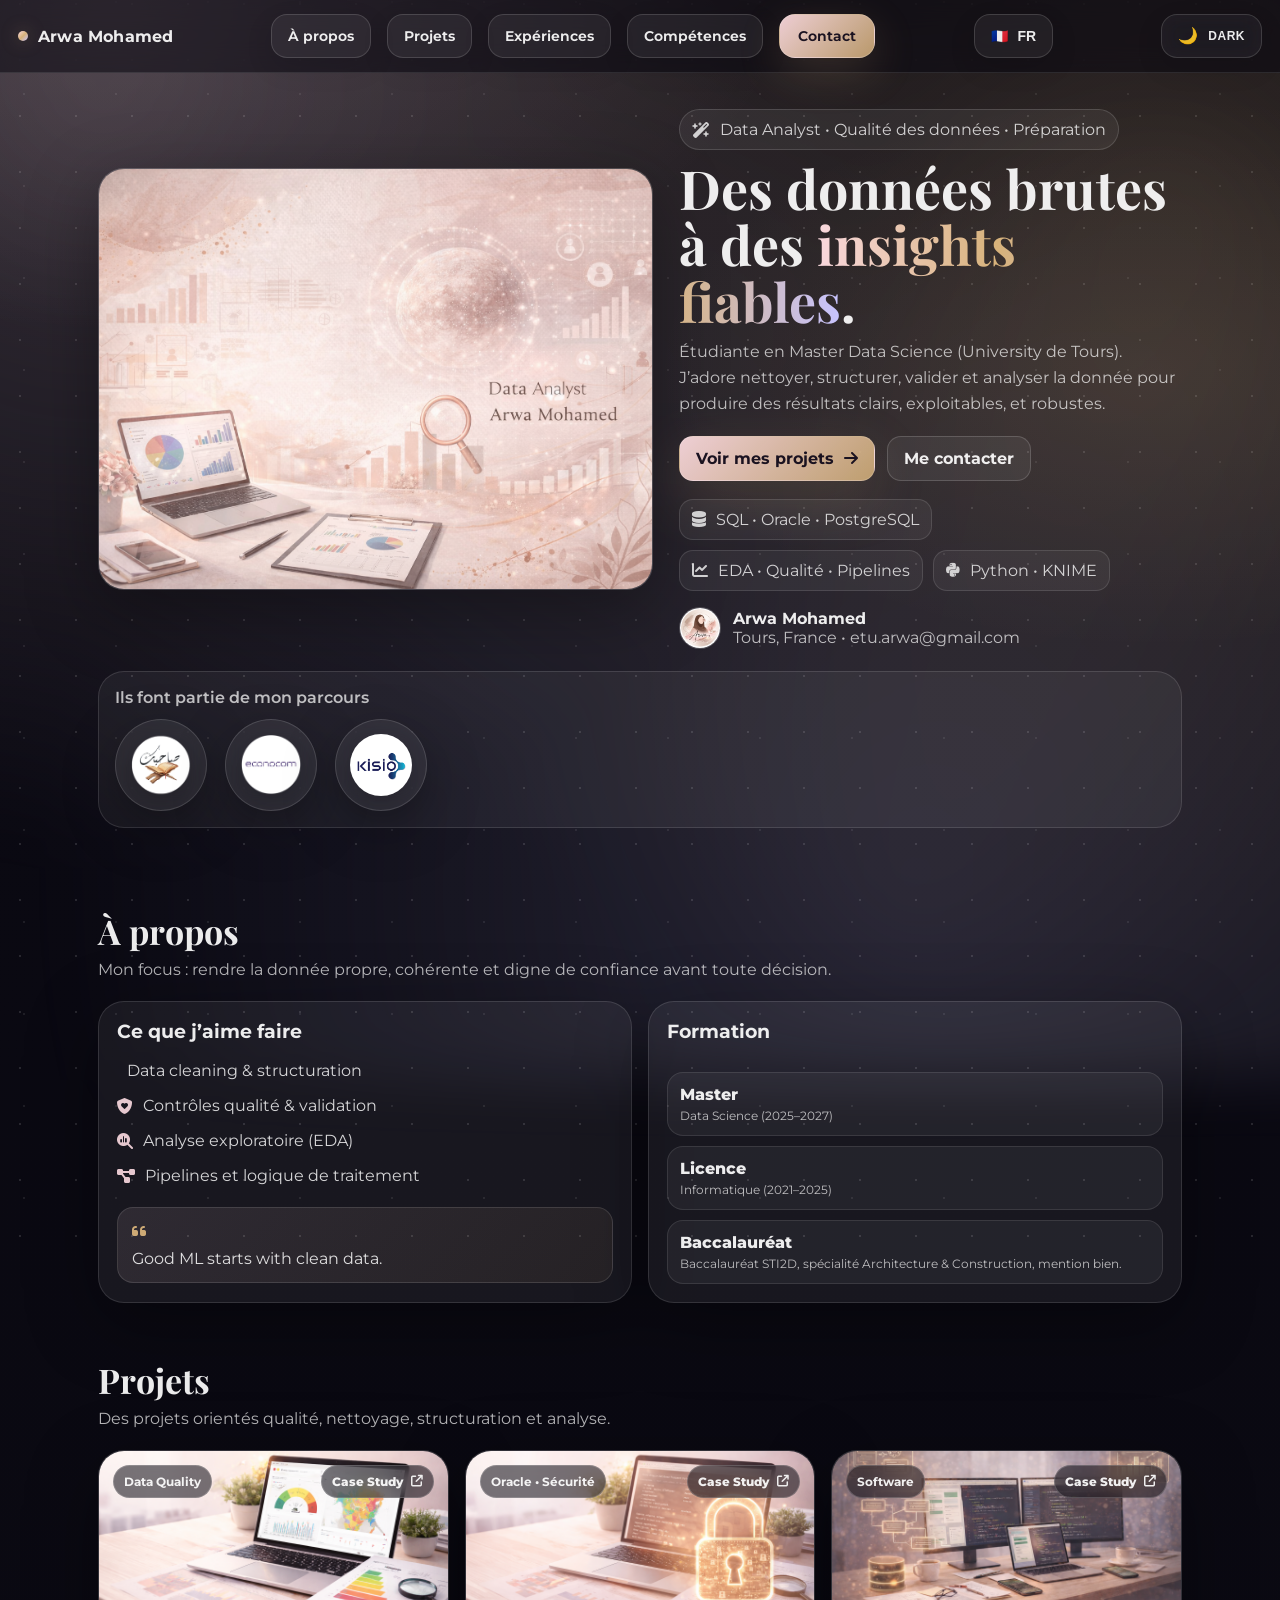
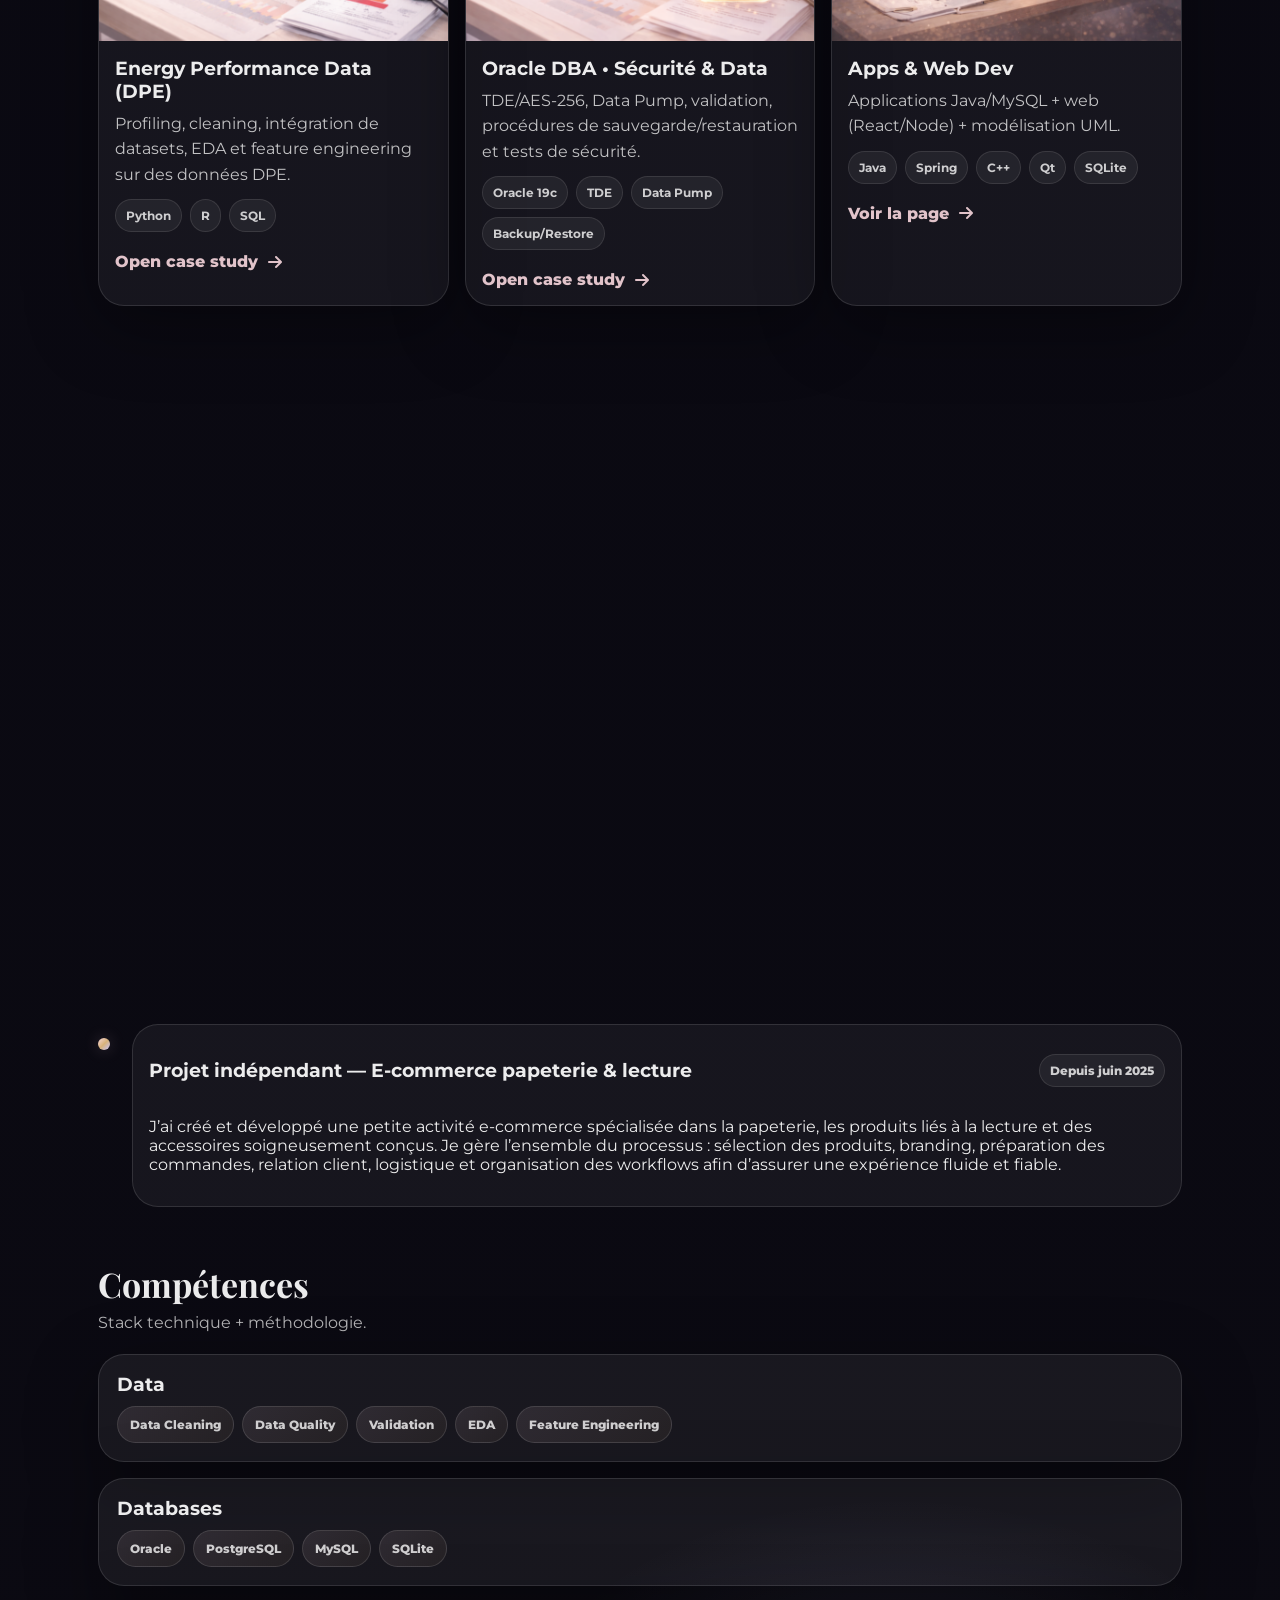
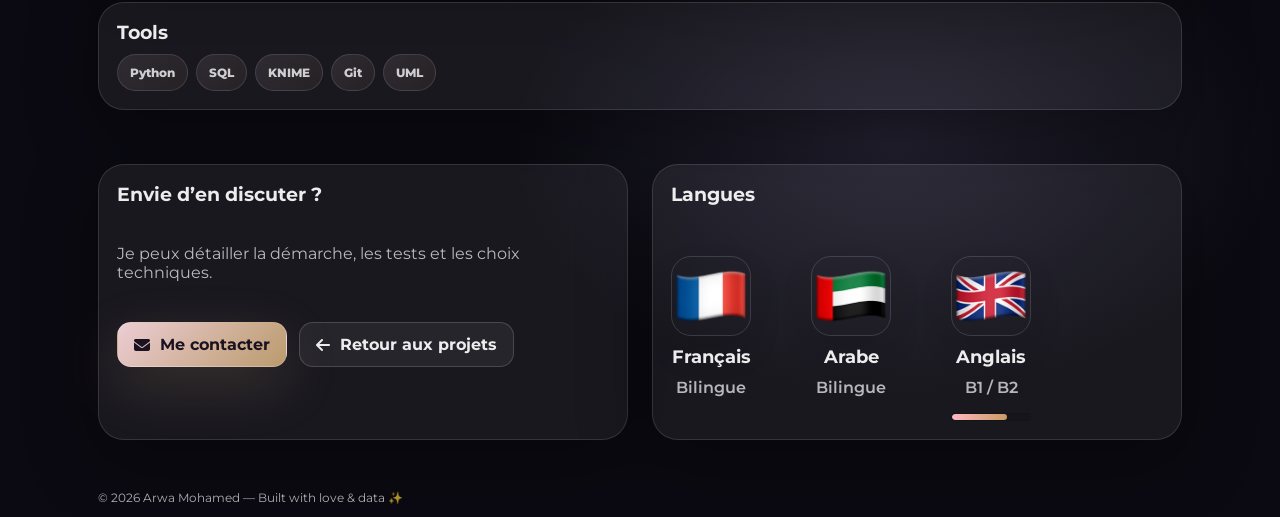
<file: index.html>
<!doctype html>
<html lang="fr" data-theme="dark">
<head>
  <meta charset="utf-8" />
  <meta name="viewport" content="width=device-width, initial-scale=1" />
  <title>Arwa Mohamed — Data Analyst</title>
  <meta name="description" content="Portfolio d'Arwa Mohamed — Data Analyst / Data Quality / Data Preparation." />

  <!-- Open Graph -->
  <meta property="og:title" content="Arwa Mohamed — Data Analyst" />
  <meta property="og:description" content="Data preparation • data quality • EDA • SQL • Python • Oracle" />
  <meta property="og:type" content="website" />

  <!-- Fonts -->
  <link rel="preconnect" href="https://fonts.googleapis.com">
  <link rel="preconnect" href="https://fonts.gstatic.com" crossorigin>
  <link href="https://fonts.googleapis.com/css2?family=Montserrat:wght@400;500;600;700&family=Playfair+Display:wght@600;700&display=swap" rel="stylesheet">

  <!-- Icons -->
  <link rel="stylesheet" href="https://cdnjs.cloudflare.com/ajax/libs/font-awesome/6.5.0/css/all.min.css">

  <!-- Main CSS -->
  <link rel="stylesheet" href="assets/css/style.css" />
</head>

<body>
  <!-- Background glitter -->
  <div class="bg">
    <div class="stars" aria-hidden="true"></div>
    <div class="glow" aria-hidden="true"></div>
  </div>

  <!-- Top progress bar -->
  <div class="progress" id="progress"></div>

  <!-- Navbar -->
  <header class="nav">
    <a class="brand" href="#top" aria-label="Accueil">
      <span class="brand-dot"></span>
      <span class="brand-text">Arwa Mohamed</span>
    </a>

    <nav class="nav-links" id="navLinks">
      <a href="#about" data-i18n="nav.about">À propos</a>
      <a href="#projects" data-i18n="nav.projects">Projets</a>
      <a href="#experience" data-i18n="nav.experience">Expériences</a>
      <a href="#skills" data-i18n="nav.skills">Compétences</a>
      <a href="#contact" class="btn small" data-i18n="nav.contact">Contact</a>
    </nav>

    <!-- Language toggle -->
    <div class="lang-switch" aria-label="Language switcher">
      <button id="langBtn" class="lang-btn" type="button" aria-label="Switch language">
        <span class="lang-flag" id="langFlag" aria-hidden="true">🇫🇷</span>
        <span class="lang-code" id="langCode">FR</span>
      </button>
    </div>

    <!-- Theme toggle -->
    <div class="theme-switch" aria-label="Theme switcher">
      <button id="themeBtn" class="theme-btn" type="button" aria-label="Switch theme">
        <span class="theme-ico" id="themeIco" aria-hidden="true">🌙</span>
        <span class="theme-code" id="themeCode">DARK</span>
      </button>
    </div>

    <button class="burger" id="burger" aria-label="Ouvrir le menu" aria-expanded="false">
      <span></span><span></span><span></span>
    </button>
  </header>

  <!-- Main -->
  <main id="top">
    <!-- Hero -->
    <section class="hero">
      <div class="hero-media" data-tilt>
        <img src="assets/img/hero-banner.png" alt="Bannière portfolio" class="hero-img" />
        <div class="hero-overlay"></div>
      </div>

      <div class="hero-content">
        <div class="chip reveal">
          <i class="fa-solid fa-wand-magic-sparkles"></i>
          <span data-i18n="hero.chip">Data Analyst • Data Quality • Data Preparation</span>
        </div>

        <h1 class="reveal">
          <span data-i18n="hero.title1">Des données brutes</span><br />
          <span data-i18n="hero.title2">à des <span class="gradient">insights fiables</span>.</span>
        </h1>

        <p class="subtitle reveal" data-i18n="hero.subtitle">
          Étudiante en Master Data Science (University de Tours). J’adore nettoyer, structurer,
          valider et analyser la donnée pour produire des résultats clairs, exploitables, et robustes.
        </p>

        <div class="hero-cta reveal">
          <a class="btn" href="#projects">
            <span data-i18n="hero.ctaProjects">Voir mes projets</span> <i class="fa-solid fa-arrow-right"></i>
          </a>
          <a class="btn ghost" href="#contact" data-i18n="hero.ctaContact">Me contacter</a>
        </div>

        <div class="hero-badges reveal">
          <div class="badge">
            <i class="fa-solid fa-database"></i>
            <span data-i18n="hero.badge1">SQL • Oracle • PostgreSQL</span>
          </div>
          <div class="badge">
            <i class="fa-solid fa-chart-line"></i>
            <span data-i18n="hero.badge2">EDA • Qualité • Pipelines</span>
          </div>
          <div class="badge">
            <i class="fa-brands fa-python"></i>
            <span data-i18n="hero.badge3">Python • KNIME</span>
          </div>
        </div>

        <div class="hero-mini reveal">
          <img class="avatar" src="assets/img/avatar-logo.png" alt="Logo Arwa" />
          <div>
            <strong>Arwa Mohamed</strong>
            <div class="muted">
              <span data-i18n="hero.location">Tours, France</span> • <a href="mailto:etu.arwa@gmail.com">etu.arwa@gmail.com</a>
            </div>
          </div>
        </div>
      </div>
    </section>

    <!-- Logos strip -->
    <section class="strip reveal">
      <div class="strip-inner">
        <span class="strip-title" data-i18n="strip.title">Ils font partie de mon parcours</span>

        <div class="logos logos-round">
          <a class="logo-pill" href="#sah" aria-label="Sahibuka Al Quran">
            <span class="logo-circle">
              <img src="assets/img/logo-sahibuka.png" alt="Sahibuka Al Quran"/>
            </span>
          </a>

          <a class="logo-pill" href="https://www.econocom.com" target="_blank" rel="noreferrer" aria-label="Econocom">
            <span class="logo-circle">
              <img src="assets/img/logo-econocom.webp" alt="Econocom" />
            </span>
          </a>

          <a class="logo-pill" href="https://www.kisio.com" target="_blank" rel="noreferrer" aria-label="Kisio">
            <span class="logo-circle">
              <img src="assets/img/logo-kisio1.jpg" alt="Kisio" />
            </span>
          </a>
        </div>
      </div>
    </section>

    <!-- About -->
    <section id="about" class="section">
      <div class="section-head reveal">
        <h2 data-i18n="about.title">À propos</h2>
        <p class="muted" data-i18n="about.desc">
          Mon focus : rendre la donnée propre, cohérente, et digne de confiance avant toute décision.
        </p>
      </div>

      <div class="grid-2">
        <div class="card reveal">
          <h3 data-i18n="about.likeTitle">Ce que j’aime faire</h3>
          <ul class="list">
            <li><i class="fa-solid fa-sparkles"></i> <span data-i18n="about.like1">Data cleaning & structuration</span></li>
            <li><i class="fa-solid fa-shield-heart"></i> <span data-i18n="about.like2">Contrôles qualité & validation</span></li>
            <li><i class="fa-solid fa-magnifying-glass-chart"></i> <span data-i18n="about.like3">Analyse exploratoire (EDA)</span></li>
            <li><i class="fa-solid fa-diagram-project"></i> <span data-i18n="about.like4">Pipelines et logique de traitement</span></li>
          </ul>
          <div class="quote">
            <i class="fa-solid fa-quote-left"></i>
            <p data-i18n="about.quote">Good ML starts with clean data.</p>
          </div>
        </div>
        
        <div class="impact-block card-sub">


        <div class="card reveal">
          <h3 data-i18n="about.profileTitle">Education</h3>
          <br>
          <div class="kpi">
            <div class="kpi-item">
              <div class="kpi-value" data-i18n="about.kpi1.value">Master</div>
              <div class="kpi-label" data-i18n="about.kpi1.label">Data Science (2025–2027)</div>
            </div>
            <div class="kpi-item">
              <div class="kpi-value" data-i18n="about.kpi2.value">Bachelor's degree</div>
              <div class="kpi-label" data-i18n="about.kpi2.label">Computer Science (2021–2025)</div>
            </div>
            <div class="kpi-item">
              <div class="kpi-value" data-i18n="about.kpi3.value">High school diploma</div>
              <div class="kpi-label" data-i18n="about.kpi3.label">STI2D high school diploma, Architecture & Construction specialization, honours.</div>
            </div>
          </div>
        </div>

          
        </div>
      </div>
    </section>

    <!-- Projects -->
    <section id="projects" class="section">
      <div class="section-head reveal">
        <h2 data-i18n="projects.title">Projets</h2>
        <p class="muted" data-i18n="projects.desc">Des projets orientés qualité, nettoyage, structuration et analyse.</p>
      </div>

      <!-- IMPORTANT: container cards (grid) -->
      <div class="cards">

  <!-- DPE -->
  <a class="project reveal project-link" href="dpe.html" aria-label="Open DPE case study">
    <div class="project-media">
      <img src="assets/img/dpe.png" alt="Projet DPE" />
      <span class="tag" data-i18n="projects.tag1">Data Quality</span>

      <span class="case-pill-badge">
        <span data-i18n="projects.case">Case Study</span>
        <i class="fa-solid fa-arrow-up-right-from-square"></i>
      </span>
    </div>

    <div class="project-body">
      <h3 data-i18n="projects.p1.title">
        Energy Performance Data (DPE)
        <span class="title-ico" aria-hidden="true">↗</span>
      </h3>

      <p data-i18n="projects.p1.desc"></p>

      <div class="stack">
        <span>Python</span><span>R</span><span>SQL</span>
      </div>

      <div class="open-hint">
        <span data-i18n="projects.openCase">Open case study</span>
        <i class="fa-solid fa-arrow-right"></i>
      </div>
    </div>
  </a>

  <!-- ORACLE -->
  <a class="project reveal project-link" href="oracle.html" aria-label="Open Oracle case study">
    <div class="project-media">
      <img src="assets/img/oracle.png" alt="Oracle Database Security" />
      <span class="tag" data-i18n="projects.tag2">Oracle • Security</span>

      <span class="case-pill-badge">
        <span data-i18n="projects.case">Case Study</span>
        <i class="fa-solid fa-arrow-up-right-from-square"></i>
      </span>
    </div>

    <div class="project-body">
      <h3 data-i18n="projects.p2.title">
        Oracle DBA • Sécurité & Data
        <span class="title-ico" aria-hidden="true">↗</span>
      </h3>

      <p data-i18n="projects.p2.desc"></p>

      <div class="stack">
        <span>Oracle 19c</span><span>TDE</span><span>Data Pump</span><span>Backup/Restore</span>
      </div>

      <div class="open-hint">
        <span data-i18n="projects.openCase">Open case study</span>
        <i class="fa-solid fa-arrow-right"></i>
      </div>
    </div>
  </a>

  <!-- APPS -->
  <a class="project reveal project-link" href="app.html" aria-label="Open Apps case study">
    <div class="project-media">
      <img src="assets/img/apps.png" alt="Apps case study" />
      <span class="tag" data-i18n="projects.tag3">Software</span>

      <span class="case-pill-badge">
        <span data-i18n="projects.case">Case Study</span>
        <i class="fa-solid fa-arrow-up-right-from-square"></i>
      </span>
    </div>

    <div class="project-body">
      <h3 data-i18n="projects.p3.title">
        Apps & Web Dev
        <span class="title-ico" aria-hidden="true">↗</span>
      </h3>

      <p data-i18n="projects.p3.desc"></p>

      <div class="stack">
        <span>Java</span><span>Spring</span><span>C++</span><span>Qt</span><span>SQLite</span>
      </div>

      <div class="open-hint">
        <span data-i18n="projects.openPage">View page</span>
        <i class="fa-solid fa-arrow-right"></i>
      </div>
    </div>
  </a>

</div>
    </section>

    <!-- Experience -->
    <section id="experience" class="section">
      <div class="section-head reveal">
        <h2 data-i18n="exp.title">Expériences</h2>
        <p class="muted" data-i18n="exp.desc">Un parcours orienté tech + data reliability.</p>
      </div>

      <div class="timeline">
        <div class="t-item reveal">
          <div class="t-dot"></div>
          <div class="t-card">
            <div class="t-top">
              <h3 data-i18n="exp.e1.title">DB Administrator — Econocom</h3>
              <span class="pill" data-i18n="exp.e1.date">Apr 2025 – Jun 2025</span>
            </div>
            <ul class="list">
              <li data-i18n="exp.e1.b1">Encryption Oracle (TDE, AES-256)</li>
              <li data-i18n="exp.e1.b2">Import/validation via Data Pump</li>
              <li data-i18n="exp.e1.b3">Tests sécurité, backup & recovery</li>
            </ul>
          </div>
        </div>

        <div class="t-item reveal">
          <div class="t-dot"></div>
          <div class="t-card">
            <div class="t-top">
              <h3 data-i18n="exp.e2.title">Call Center Assistant — Kisio</h3>
              <span class="pill" data-i18n="exp.e2.date">May 2023 – Jul 2023</span>
            </div>
            <ul class="list">
              <li data-i18n="exp.e2.b1">Support utilisateurs transport</li>
              <li data-i18n="exp.e2.b2">Gestion réservations et planning chauffeurs</li>
            </ul>
          </div>
        </div>

        <div class="t-item reveal">
          <div class="t-dot"></div>
          <div class="t-card">
            <div class="t-top">
              <h3 data-i18n="exp.e3.title">IT Maintenance Technician — Econocom</h3>
              <span class="pill" data-i18n="exp.e3.date">Jun 2022 – Aug 2022</span>
            </div>
            <ul id="sah" class="list">
              <li data-i18n="exp.e3.b1">Préparation & déploiement postes</li>
              <li data-i18n="exp.e3.b2">Suivi matériel, étiquetage, équipements</li>
            </ul>
          </div>
        </div>
        <div class="t-item reveal">
          <div class="t-dot"></div>
          <div class="t-card">
            <div class="t-top">
              <h3 data-i18n="exp.e4.title">Independent Project — E-commerce</h3>
              <span class="pill" data-i18n="exp.e4.date">Starting in Jun 2025</span>
            </div>
            <p class="sah" data-i18n="exp.e4.desc">
              J’ai créé et développé une petite entreprise e-commerce spécialisée dans la papeterie, des produits liés à la lecture,
              et des accessoires soigneusement conçus. Je gère l’ensemble du processus : sélection des produits, branding,
              préparation des commandes, relation client, logistique et organisation des workflows afin d’assurer une expérience fluide et fiable.
            </p>
          </div>
        </div>
      </div>
    </section>

    <!-- Skills -->
    <section id="skills" class="section">
      <div class="section-head reveal">
        <h2 data-i18n="skills.title">Compétences</h2>
        <p class="muted" data-i18n="skills.desc">Stack technique + méthodologie.</p>
      </div>

      <div class="grid-3">
        <div class="card reveal">
          <h3 data-i18n="skills.s1.title">Data</h3>
          <div class="chips">
            <span data-i18n="skills.s1.a">Data Cleaning</span>
            <span data-i18n="skills.s1.b">Data Quality</span>
            <span data-i18n="skills.s1.c">Validation</span>
            <span data-i18n="skills.s1.d">EDA</span>
            <span data-i18n="skills.s1.e">Feature Engineering</span>
          </div>
        </div>

        <div class="card reveal">
          <h3 data-i18n="skills.s2.title">Databases</h3>
          <div class="chips">
            <span>Oracle</span><span>PostgreSQL</span><span>MySQL</span><span>SQLite</span>
          </div>
        </div>

        <div class="card reveal">
          <h3 data-i18n="skills.s3.title">Tools</h3>
          <div class="chips">
            <span>Python</span><span>SQL</span><span>KNIME</span><span>Git</span><span>UML</span>
          </div>
        </div>
      </div>
    </section>

    <!-- Contact -->
    <section class="section contact-split">

  <!-- ON GARDE TON BLOC EXACT -->
  <div class="contact card reveal">
    <h3 data-i18n="contactBox.title">Envie d’en discuter ?</h3>
    <p class="muted" data-i18n="contactBox.desc">Je peux détailler la démarche, les tests et les choix techniques.</p>

    <div class="hero-cta">
      <a class="btn" href="#contact">
        <i class="fa-solid fa-envelope"></i> <span data-i18n="contactBox.cta1">Me contacter</span>
      </a>
      <a class="btn ghost" href="#projects">
        <i class="fa-solid fa-arrow-left"></i> <span data-i18n="contactBox.cta2">Retour aux projets</span>
      </a>
    </div>
  </div>

  <!-- NOUVEAU BLOC A COTE : DRAPEAUX SEULEMENT -->
  <div class="contact card reveal"> 
    <h3 data-i18n="languages.title">Languages</h3> 
    <div class="lang-row"> <div class="lang-col"> 
      <img class="flag-ico" src="assets/img/french.png" alt="French"> 
      <div class="lang-name" data-i18n="languages.fr.name">French</div> 
      <div class="lang-level" data-i18n="languages.fr.level">Bilingual</div> 
    </div> 
    <div class="lang-col"> 
      <img class="flag-ico" src="assets/img/arabic.png" alt="Arabic"> 
      <div class="lang-name" data-i18n="languages.ar.name">Arabic</div> 
      <div class="lang-level" data-i18n="languages.ar.level">Bilingual</div> 
    </div> <div class="lang-col"> 
      <img class="flag-ico" src="assets/img/eng.jpg" alt="English"> 
      <div class="lang-name" data-i18n="languages.en.name">English</div> 
      <div class="lang-level" data-i18n="languages.en.level">B1 / B2</div> 
      <div class="lang-bar"> <span class="lang-bar-fill" style="width:70%"></span> 
      </div> 
    </div> 
  </div>
</div>
    <!-- Si tu veux une mini info au survol seulement : le title suffit (pas de texte visible) -->

<p class="tiny muted" style="padding-top:14px;">© <span id="year"></span> Arwa Mohamed — <span data-i18n="footer">Built with love & data </span></p>

</section>
  </main>

  <!-- IMPORTANT: ce fichier doit exister et être le bon -->
  <script src="assets/js/main.js"></script>
</body>
</html>
</file>
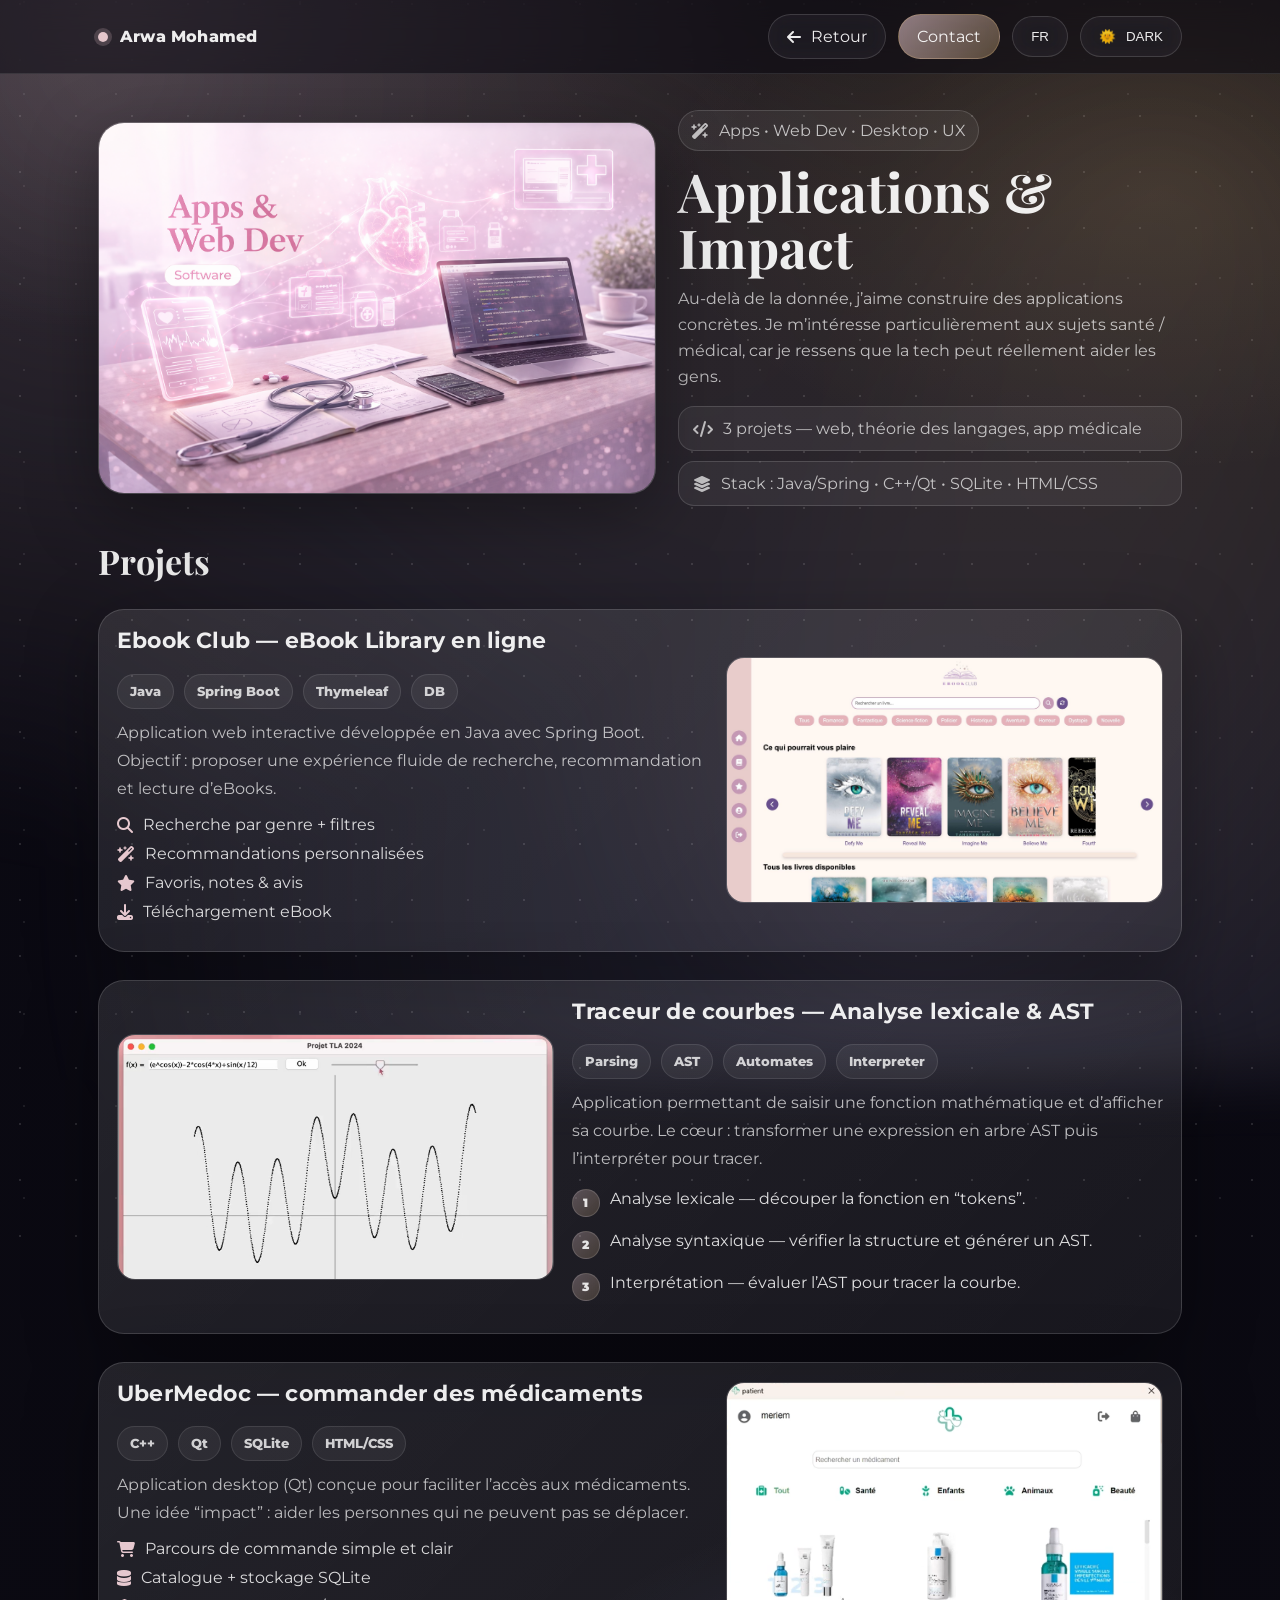
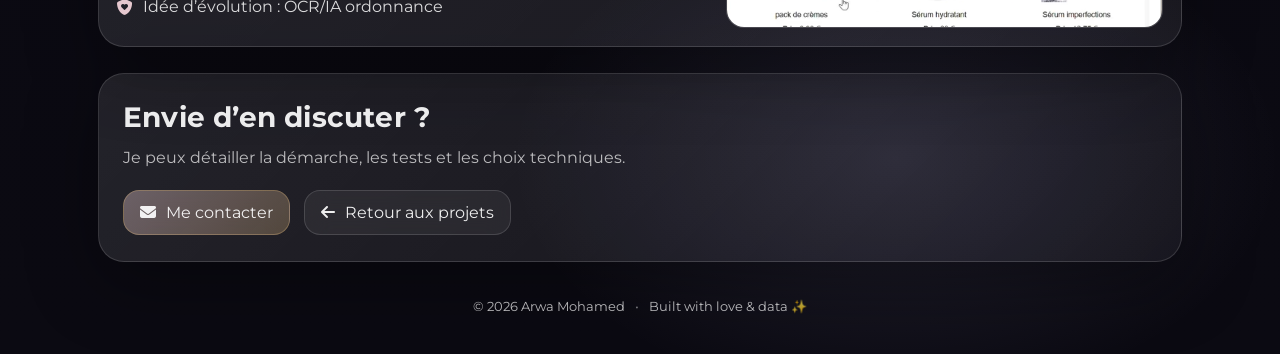
<file: app.html>
<!doctype html>
<html lang="fr" data-theme="dark">
<head>
  <meta charset="utf-8" />
  <meta name="viewport" content="width=device-width, initial-scale=1" />
  <title>Apps & Impact — Arwa Mohamed</title>
  <meta name="description" content="Apps & Impact — case study (web, parsing/AST, app médicale)." />

  <!-- Fonts -->
  <link rel="preconnect" href="https://fonts.googleapis.com">
  <link rel="preconnect" href="https://fonts.gstatic.com" crossorigin>
  <link href="https://fonts.googleapis.com/css2?family=Montserrat:wght@400;500;600;700&family=Playfair+Display:wght@600;700&display=swap" rel="stylesheet">

  <!-- Icons -->
  <link rel="stylesheet" href="https://cdnjs.cloudflare.com/ajax/libs/font-awesome/6.5.0/css/all.min.css">

  <!-- Page CSS -->
  <link rel="stylesheet" href="assets/css/app.css" />
</head>

<body>
  <!-- Background -->
  <div class="bg">
    <div class="stars" aria-hidden="true"></div>
    <div class="glow" aria-hidden="true"></div>
  </div>

  <header class="topbar">
  <div class="topbar-inner">

    <!-- Left -->
    <div class="brand">
      <span class="brand-dot"></span>
      <span class="brand-name">Arwa Mohamed</span>
    </div>

    <!-- Right (TOUS les boutons ici) -->
    <div class="top-actions">

      <a class="nav-btn" href="index.html#projects">
        <i class="fa-solid fa-arrow-left"></i>
        Retour
      </a>

      <a class="nav-btn nav-btn-primary" href="#contact">
        Contact
      </a>

      <button id="langBtn" class="lang-btn">
        <span id="langCode">FR</span>
      </button>

      <button id="themeBtn" class="theme-btn">
        <span id="themeIcon">🌞</span>
        <span id="themeCode">LIGHT</span>
      </button>

    </div>
  </div>
</header>

  <main class="wrap">
    <!-- Hero -->
    <section class="hero">
      <div class="hero-media">
        <!-- Mets ton image ici -->
        <img src="assets/img/dev.jpg" alt="Apps case study cover" class="hero-img">
        <div class="hero-overlay" aria-hidden="true"></div>
      </div>

      <div class="hero-content">
        <div class="chip">
          <i class="fa-solid fa-wand-magic-sparkles"></i>
          <span data-i18n="hero.chip">Apps • Web Dev • Desktop • UX</span>
        </div>

        <h1 data-i18n="hero.title">Applications & Impact</h1>

        <p class="subtitle" data-i18n="hero.subtitle">
          Au-delà de la donnée, j’aime construire des applications concrètes. Je m’intéresse particulièrement
          aux sujets santé / médical car je ressens que la tech peut réellement aider les gens.
        </p>

        <div class="info-pills">
          <div class="pill">
            <i class="fa-solid fa-code"></i>
            <span data-i18n="hero.pill1">3 projets — web, théorie des langages, app médicale</span>
          </div>
          <div class="pill">
            <i class="fa-solid fa-layer-group"></i>
            <span data-i18n="hero.pill2">Stack : Java/Spring • C++/Qt • SQLite • HTML/CSS</span>
          </div>
        </div>
      </div>
    </section>

    <!-- Projects blocks -->
    <section class="section">
      <div class="section-head">
        <h2 data-i18n="blocks.title">Projets</h2><br>
      </div>

      <div class="blocks">

        <!-- Block 1 -->
        <article class="block">
            <div class="block-content">
                <div class="block-top">
                <div class="block-title">
                    <h3 data-i18n="p1.title">Ebook Club — eBook Library</h3>
                    <br>
                </div>
                <div class="stack">
                    <span>Java</span><span>Spring Boot</span><span>Thymeleaf</span><span>DB</span>
                </div>
                </div>

                <p class="block-desc" data-i18n="p1.desc">
                Application web d’e-books interactive : recherche par genre, recommandations, favoris, notes/avis,
                fiche détaillée et téléchargement de l’eBook.
                </p>

                <ul class="bullets">
                <li><i class="fa-solid fa-magnifying-glass"></i> <span data-i18n="p1.b1">Recherche par genre + filtres</span></li>
                <li><i class="fa-solid fa-wand-magic-sparkles"></i> <span data-i18n="p1.b2">Recommandations personnalisées</span></li>
                <li><i class="fa-solid fa-star"></i> <span data-i18n="p1.b3">Favoris, notes & avis</span></li>
                <li><i class="fa-solid fa-download"></i> <span data-i18n="p1.b4">Téléchargement eBook</span></li>
                </ul>
            </div>

            <div class="block-media">
                <img src="assets/img/imagee.png" alt="Ebook Club preview" />
            </div>
        </article>

        <!-- Block 2 -->
        <article class="block">
            <div class="block-content">
                <div class="block-top">
                <div class="block-title">
                    <h3 data-i18n="p2.title">Grapher — Parsing & AST (Langages)</h3>
                    <br>
                </div>
                <div class="stack">
                    <span>Parsing</span><span>AST</span><span>Automates</span><span>Interpreter</span>
                </div>
                </div>

                <p class="block-desc" data-i18n="p2.desc">
                Application permettant de saisir une fonction mathématique et d’afficher sa courbe :
                analyse lexicale, analyse syntaxique (AST), puis interprétation pour le tracé.
                </p>

                <ol class="steps">
                <li><span class="step-n">1</span> <span data-i18n="p2.s1">Analyse lexicale : transformer la formule en tokens</span></li>
                <li><span class="step-n">2</span> <span data-i18n="p2.s2">Analyse syntaxique : valider la structure + générer un AST</span></li>
                <li><span class="step-n">3</span> <span data-i18n="p2.s3">Interprétation : convertir l’AST en instructions de tracé</span></li>
                </ol>
            </div>

            <div class="block-media">
                <img src="assets/img/image1.png" alt="Grapher preview" />
            </div>
            </article>

        <!-- Block 3 -->
       <article class="block">
        <div class="block-content">
            <div class="block-top">
            <div class="block-title">
                <h3 data-i18n="p3.title">UberMedoc — App médicale</h3>
                <br>
            </div>
            <div class="stack">
                <span>C++</span><span>Qt</span><span>SQLite</span><span>HTML/CSS</span>
            </div>
            </div>

            <p class="block-desc" data-i18n="p3.desc">
            Application de commande de médicaments pour faciliter l’accès aux soins des personnes
            qui ne peuvent pas se déplacer. Projet perfectible : ajout futur d’une IA pour lecture d’ordonnances.
            </p>

            <ul class="bullets">
            <li><i class="fa-solid fa-cart-shopping"></i> <span data-i18n="p3.b1">Parcours de commande simple et clair</span></li>
            <li><i class="fa-solid fa-database"></i> <span data-i18n="p3.b2">Catalogue + stockage SQLite</span></li>
            <li><i class="fa-solid fa-shield-heart"></i> <span data-i18n="p3.b3">Idée d’évolution : OCR/IA ordonnance</span></li>
            </ul>
        </div>

        <div class="block-media">
            <img src="assets/img/image.png" alt="UberMedoc preview" />
        </div>
        </article>

      </div>
    </section>

    <!-- CTA / Contact -->
<section id="contact" class="cta">
  <div class="cta-card">
    <h2 data-i18n="cta.title">Envie d’en discuter ?</h2>
    <p class="cta-sub" data-i18n="cta.desc">
      Je peux détailler la démarche, les tests et les choix techniques.
    </p>

    <div class="cta-actions">
      <a class="cta-btn primary" href="app.html#contact">
        <i class="fa-solid fa-envelope"></i>
        <span data-i18n="cta.contact">Me contacter</span>
      </a>

      <a class="cta-btn" href="index.html#projects">
        <i class="fa-solid fa-arrow-left"></i>
        <span data-i18n="cta.back">Retour aux projets</span>
      </a>
    </div>
  </div>
</section>

    <footer class="footer">
      <span>© <span id="year"></span> Arwa Mohamed</span>
      <span class="dot">•</span>
      <span data-i18n="footer.line">Built with love & data ✨</span>
    </footer>
  </main>

  <script src="assets/js/app.js"></script>
  <script>
/* ===============================
   GLOBAL THEME + LANGUAGE SYNC
================================= */

const LS_THEME = "site_theme";
const LS_LANG = "site_lang";

/* ===== THEME ===== */
function applyTheme(theme){
  document.documentElement.setAttribute("data-theme", savedTheme);
  localStorage.setItem(LS_THEME, theme);

  const ico = document.getElementById("themeIco");
  const code = document.getElementById("themeCode");

  if(ico) ico.textContent = theme === "dark" ? "🌙" : "🌞";
  if(code) code.textContent = theme === "dark" ? "DARK" : "LIGHT";
}

const savedTheme = localStorage.getItem(LS_THEME) || "dark";
applyTheme(savedTheme);

const themeBtn = document.getElementById("themeBtn");
if(themeBtn){
  themeBtn.addEventListener("click", ()=>{
    const current = localStorage.getItem(LS_THEME) || "dark";
    applyTheme(current === "dark" ? "light" : "dark");
  });
}


/* ===== LANGUAGE ===== */
function applyLang(lang){
  document.documentElement.lang = savedLang;
  localStorage.setItem(LS_LANG, lang);

  const flag = document.getElementById("langFlag");
  const code = document.getElementById("langCode");

  if(flag) flag.textContent = lang === "fr" ? "🇫🇷" : "🇬🇧";
  if(code) code.textContent = lang === "fr" ? "FR" : "EN";
}

const savedLang = localStorage.getItem(LS_LANG) || "fr";
applyLang(savedLang);

const langBtn = document.getElementById("langBtn");
if(langBtn){
  langBtn.addEventListener("click", ()=>{
    const current = localStorage.getItem(LS_LANG) || "fr";
    applyLang(current === "fr" ? "en" : "fr");
  });
}
</script>
</body>
</html>
</file>
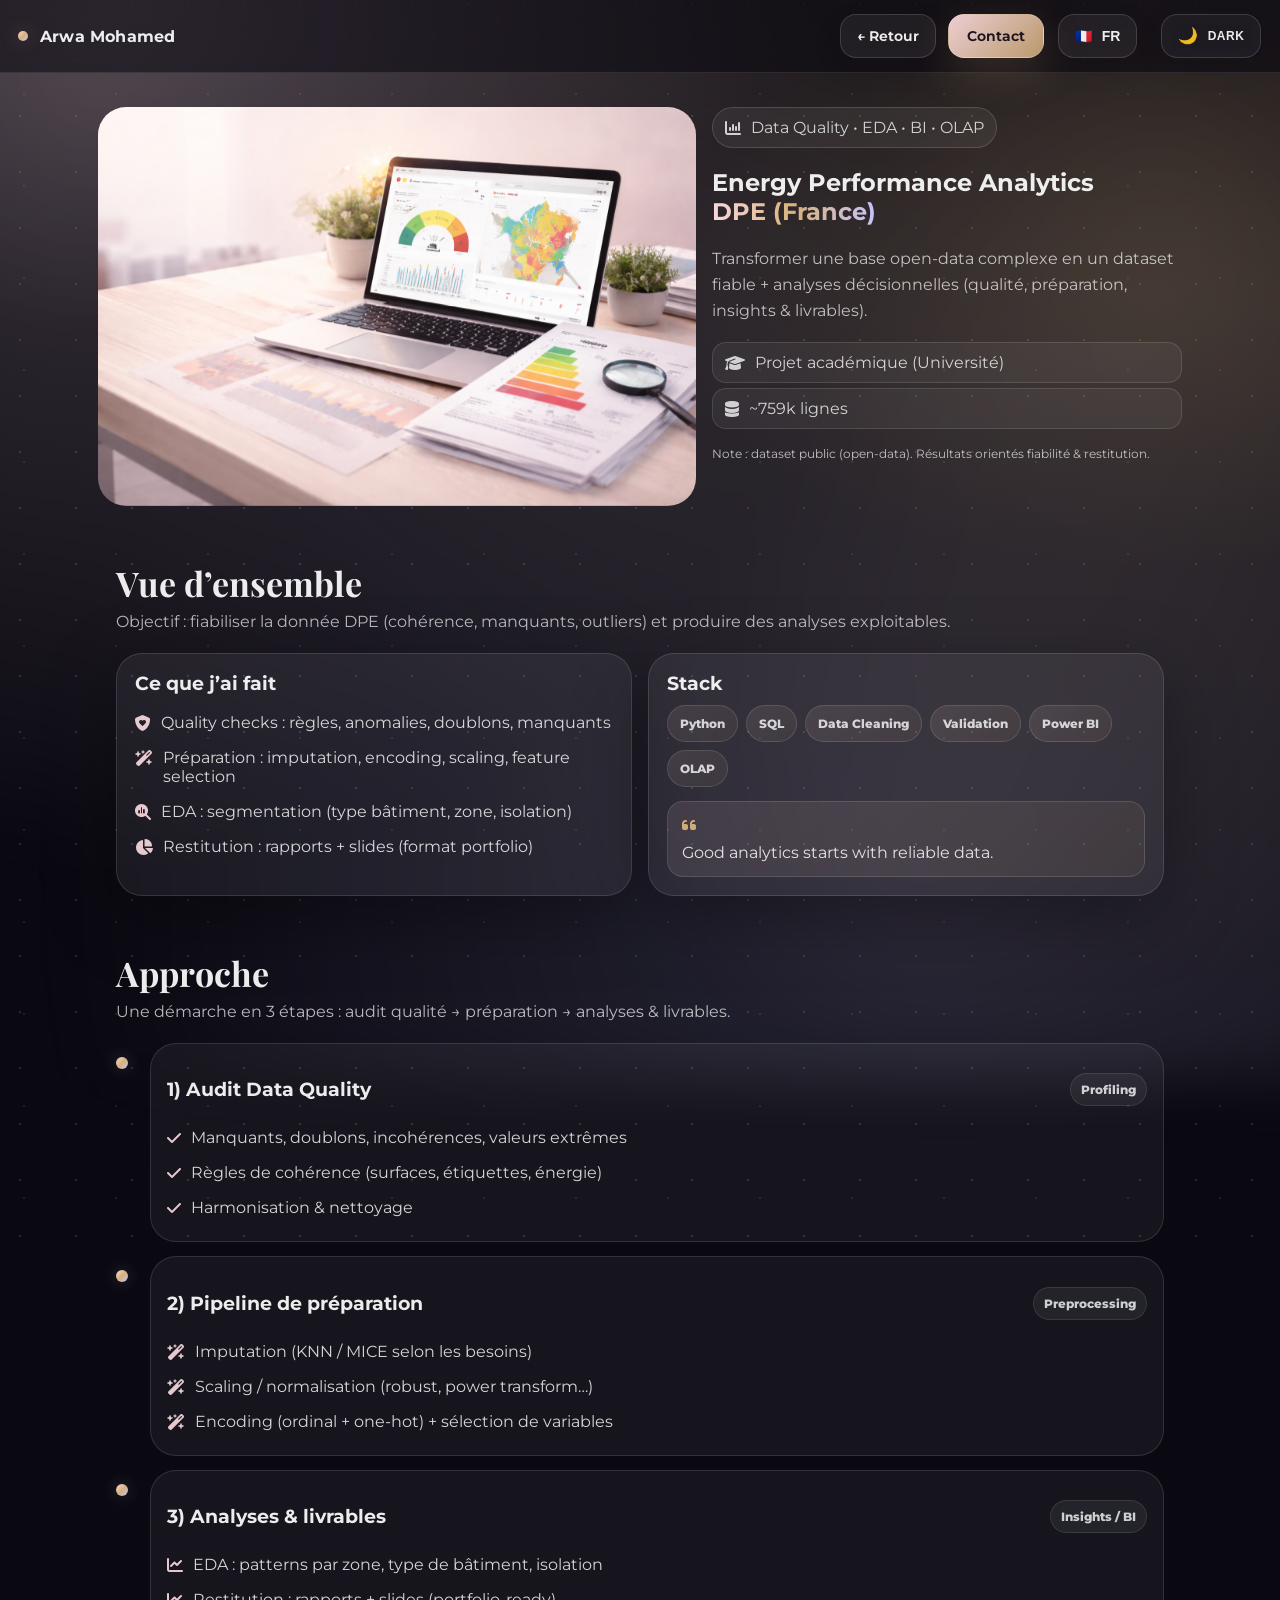
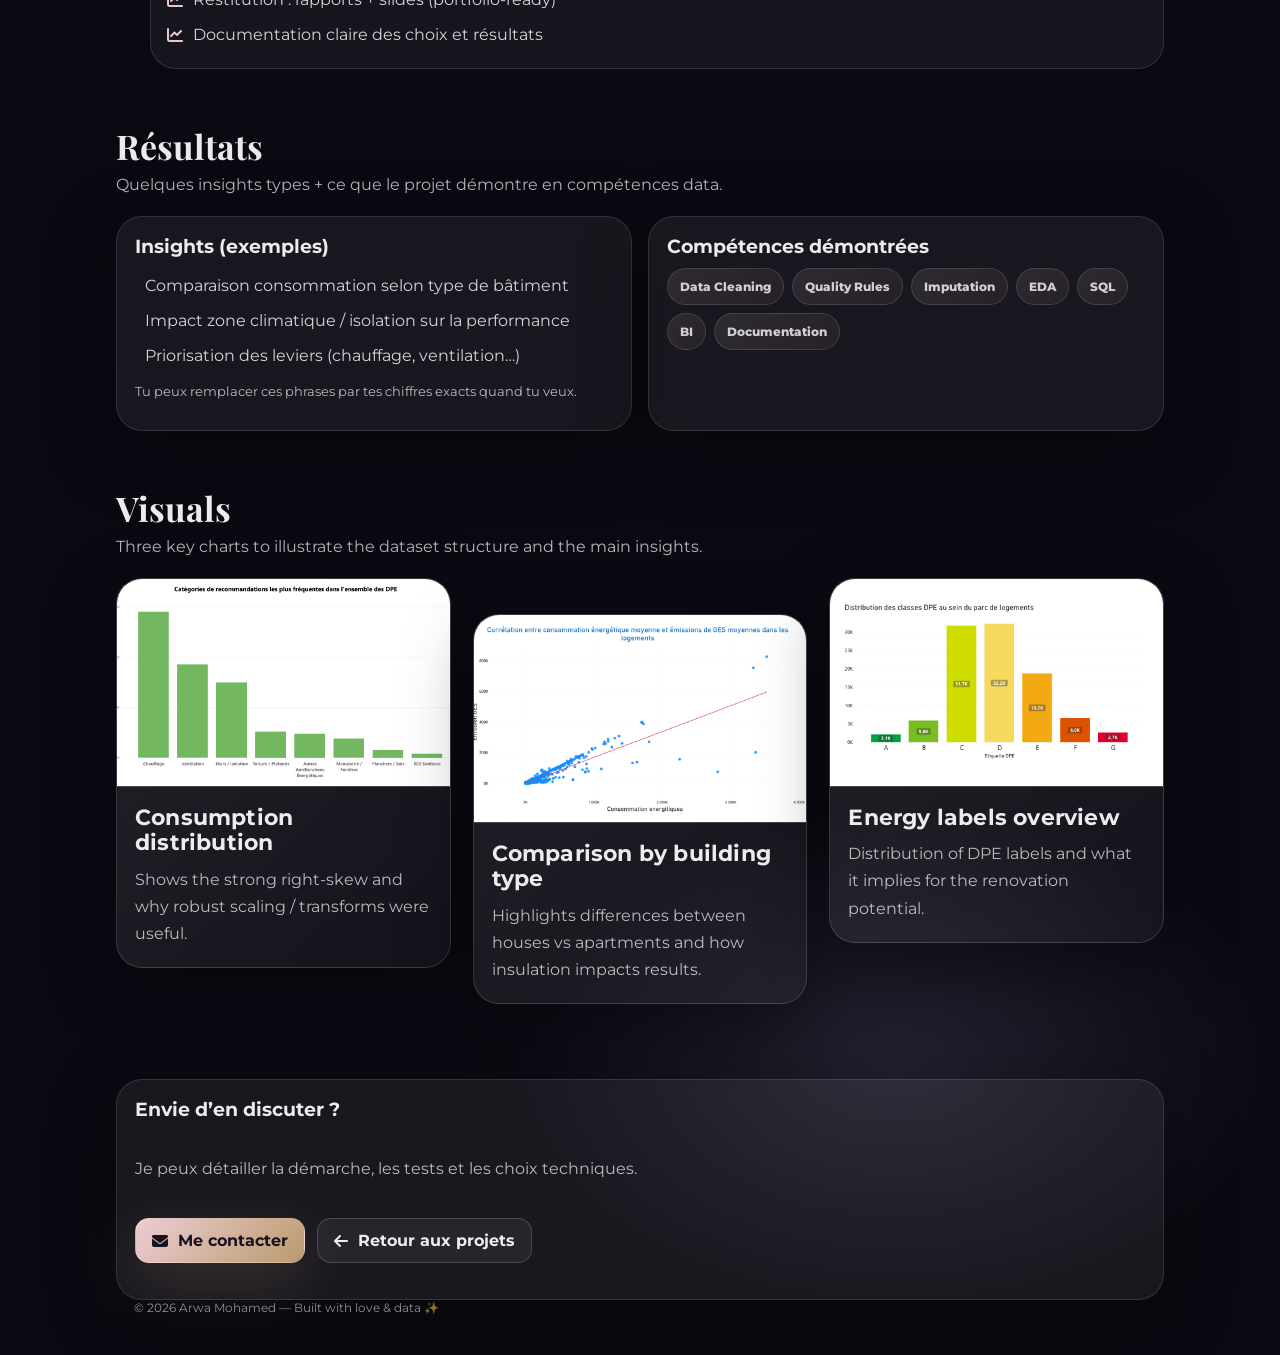
<file: dpe.html>
<!doctype html>
<html lang="fr" data-theme="dark">
<head>
  <meta charset="utf-8" />
  <meta name="viewport" content="width=device-width, initial-scale=1" />

  <title data-i18n="page.title">DPE Case Study — Arwa Mohamed</title>
  <meta name="description" data-i18n="page.desc" content="">

  <!-- Fonts -->
  <link rel="preconnect" href="https://fonts.googleapis.com">
  <link rel="preconnect" href="https://fonts.gstatic.com" crossorigin>
  <link href="https://fonts.googleapis.com/css2?family=Montserrat:wght@400;500;600;700&family=Playfair+Display:wght@600;700&display=swap" rel="stylesheet">

  <!-- Icons -->
  <link rel="stylesheet" href="https://cdnjs.cloudflare.com/ajax/libs/font-awesome/6.5.0/css/all.min.css">

  <!-- Main site CSS -->
  <link rel="stylesheet" href="assets/css/style.css" />
  <!-- Case study CSS -->
  <link rel="stylesheet" href="assets/css/case-study.css" />
</head>

<body>
  <!-- Background glitter -->
  <div class="bg">
    <div class="stars" aria-hidden="true"></div>
    <div class="glow" aria-hidden="true"></div>
  </div>

  <!-- Navbar (style cohérent avec oracle.html) -->
  <header class="nav">
    <a class="brand" href="index.html#projects" aria-label="Back to portfolio">
      <span class="brand-dot"></span>
      <span class="brand-text">Arwa Mohamed</span>
    </a>

    <nav class="nav-links">
      <a href="index.html#projects" data-i18n="nav.back">← Retour</a>
      <!-- Contact doit aller en bas de la MÊME page -->
      <a href="#contact" class="btn small" data-i18n="nav.contact">Contact</a>
    </nav>

    <div class="lang-switch" aria-label="Language switcher">
      <button id="langBtn" class="lang-btn" type="button" aria-label="Switch language">
        <span class="lang-flag" id="langFlag" aria-hidden="true">🇫🇷</span>
        <span class="lang-code" id="langCode">FR</span>
      </button>
    </div>

    <div class="theme-switch" aria-label="Theme switcher">
      <button id="themeBtn" class="theme-btn" type="button" aria-label="Switch theme">
        <span class="theme-ico" id="themeIco" aria-hidden="true">🌙</span>
        <span class="theme-code" id="themeCode">DARK</span>
      </button>
    </div>
  </header>

  <main class="case">

    <!-- HERO (comme oracle : image + overlay + contenu) -->
    <section class="case-hero reveal" id="overview">
      <div class="case-hero-media">
        <img src="assets/img/dpe.png" alt="DPE case study cover" />
        <div class="case-hero-overlay"></div>
      </div>

      <div class="case-hero-content">
        <div class="chip">
          <i class="fa-solid fa-chart-column"></i>
          <span data-i18n="hero.chip">Data Quality • EDA • BI • OLAP</span>
        </div>

        <h1 data-i18n="hero.title">
          Energy Performance Analytics<br />
          <span class="gradient">DPE (France)</span>
        </h1>

        <p class="subtitle" data-i18n="hero.subtitle">
          Transformer une base open-data complexe en un dataset fiable + analyses décisionnelles (qualité, préparation, insights & livrables).
        </p>

        <div class="case-meta">
          <div class="badge">
            <i class="fa-solid fa-graduation-cap"></i>
            <span data-i18n="meta.context">Academic project (University)</span>
          </div>
          <div class="badge">
            <i class="fa-solid fa-database"></i>
            <span data-i18n="meta.size">~759k records</span>
          </div>        

        <p class="tiny muted" data-i18n="hero.note">
          Note : dataset public (open-data). Résultats orientés fiabilité & restitution.
        </p>
      </div>
    </section>

    <!-- OVERVIEW -->
    <section class="section" id="content">
      <div class="section-head reveal">
        <h2 data-i18n="overview.title">Overview</h2>
        <p class="muted" data-i18n="overview.desc">
          Objectif : fiabiliser la donnée DPE (cohérence, manquants, outliers) et produire des analyses exploitables.
        </p>
      </div>

      <div class="grid-2">
        <div class="card reveal">
          <h3 data-i18n="overview.block1t">What I did</h3>
          <ul class="list">
            <li><i class="fa-solid fa-shield-heart"></i> <span data-i18n="overview.b1">Quality checks : règles, anomalies, doublons, manquants</span></li>
            <li><i class="fa-solid fa-wand-magic-sparkles"></i> <span data-i18n="overview.b2">Préparation : imputation, encoding, scaling, feature selection</span></li>
            <li><i class="fa-solid fa-magnifying-glass-chart"></i> <span data-i18n="overview.b3">EDA : segmentation (type bâtiment, zone, isolation)</span></li>
            <li><i class="fa-solid fa-chart-pie"></i> <span data-i18n="overview.b4">Restitution : rapports + slides (format portfolio)</span></li>
          </ul>
        </div>

        <div class="card reveal">
          <h3 data-i18n="overview.block2t">Stack</h3>
          <div class="chips">
            <span>Python</span><span>SQL</span><span>Data Cleaning</span><span>Validation</span>
            <span>Power BI</span><span>OLAP</span>
          </div>
          <div class="quote">
            <i class="fa-solid fa-quote-left"></i>
            <p data-i18n="overview.quote">Good analytics starts with reliable data.</p>
          </div>
        </div>
      </div>
    </section>

    <!-- APPROACH (timeline comme oracle) -->
    <section class="section" id="approach">
      <div class="section-head reveal">
        <h2 data-i18n="steps.title">Approach</h2>
        <p class="muted" data-i18n="steps.desc">
          Une démarche en 3 étapes : audit qualité → préparation → analyses & livrables.
        </p>
      </div>

      <div class="timeline">
        <div class="t-item reveal">
          <div class="t-dot"></div>
          <div class="t-card">
            <div class="t-top">
              <h3 data-i18n="steps.s1.title">1) Data Quality audit</h3>
              <span class="pill" data-i18n="steps.s1.pill">Profiling</span>
            </div>
            <ul class="list">
              <li><i class="fa-solid fa-check"></i> <span data-i18n="steps.s1.li1">Manquants, doublons, incohérences, valeurs extrêmes</span></li>
              <li><i class="fa-solid fa-check"></i> <span data-i18n="steps.s1.li2">Règles de cohérence (surfaces, étiquettes, énergie)</span></li>
              <li><i class="fa-solid fa-check"></i> <span data-i18n="steps.s1.li3">Harmonisation & nettoyage</span></li>
            </ul>
          </div>
        </div>

        <div class="t-item reveal">
          <div class="t-dot"></div>
          <div class="t-card">
            <div class="t-top">
              <h3 data-i18n="steps.s2.title">2) Preparation pipeline</h3>
              <span class="pill" data-i18n="steps.s2.pill">Preprocessing</span>
            </div>
            <ul class="list">
              <li><i class="fa-solid fa-wand-magic-sparkles"></i> <span data-i18n="steps.s2.li1">Imputation (KNN / MICE selon les besoins)</span></li>
              <li><i class="fa-solid fa-wand-magic-sparkles"></i> <span data-i18n="steps.s2.li2">Scaling / normalisation (robust, power transform…)</span></li>
              <li><i class="fa-solid fa-wand-magic-sparkles"></i> <span data-i18n="steps.s2.li3">Encoding (ordinal + one-hot) + sélection de variables</span></li>
            </ul>
          </div>
        </div>

        <div class="t-item reveal">
          <div class="t-dot"></div>
          <div class="t-card">
            <div class="t-top">
              <h3 data-i18n="steps.s3.title">3) Analysis & deliverables</h3>
              <span class="pill" data-i18n="steps.s3.pill">Insights / BI</span>
            </div>
            <ul class="list">
              <li><i class="fa-solid fa-chart-line"></i> <span data-i18n="steps.s3.li1">EDA : patterns par zone, type de bâtiment, isolation</span></li>
              <li><i class="fa-solid fa-chart-line"></i> <span data-i18n="steps.s3.li2">Restitution : rapports + slides (portfolio-ready)</span></li>
              <li><i class="fa-solid fa-chart-line"></i> <span data-i18n="steps.s3.li3">Documentation claire des choix et résultats</span></li>
            </ul>
          </div>
        </div>
      </div>
    </section>

    <!-- RESULTS -->
    <section class="section" id="results">
      <div class="section-head reveal">
        <h2 data-i18n="results.title">Results</h2>
        <p class="muted" data-i18n="results.desc">
          Quelques insights types + ce que le projet démontre en compétences data.
        </p>
      </div>

      <div class="grid-2">
        <div class="card reveal">
          <h3 data-i18n="results.insightsT">Insights (examples)</h3>
          <ul class="list">
            <li><i class="fa-solid fa-sparkles"></i> <span data-i18n="results.i1">Comparaison consommation selon type de bâtiment</span></li>
            <li><i class="fa-solid fa-sparkles"></i> <span data-i18n="results.i2">Impact zone climatique / isolation sur la performance</span></li>
            <li><i class="fa-solid fa-sparkles"></i> <span data-i18n="results.i3">Priorisation des leviers (chauffage, ventilation…)</span></li>
          </ul>
          <p class="note muted" data-i18n="results.note">
            Tu peux remplacer ces phrases par tes chiffres exacts quand tu veux.
          </p>
        </div>

        <div class="card reveal">
          <h3 data-i18n="results.skillsT">Skills demonstrated</h3>
          <div class="chips">
            <span>Data Cleaning</span><span>Quality Rules</span><span>Imputation</span><span>EDA</span>
            <span>SQL</span><span>BI</span><span>Documentation</span>
          </div>
        </div>
      </div>
    </section>

    <!-- DELIVERABLES -->
   <!-- =========================
     DPE — Charts (zigzag)
     ========================= -->
<section class="case-section section" id="charts">
  <div class="section-head reveal">
    <h2 data-i18n="charts.title">Visuals</h2>
    <p class="muted" data-i18n="charts.sub">
      Three key charts to illustrate the dataset structure and the main insights.
    </p>
  </div>

  <div class="zigzag">
    <!-- Card 1 (left) -->
    <article class="zig-card reveal">
      <div class="zig-media">
        <!-- Remplace par TON image -->
        <img src="assets/img/graph1.png" alt="DPE chart 1" />
      </div>

      <div class="zig-body">
        <h3 data-i18n="charts.c1.title">Consumption distribution</h3>
        <p class="muted" data-i18n="charts.c1.desc">
          Shows the strong right-skew and why robust scaling / transforms were useful.
        </p>
      </div>
    </article>

    <!-- Card 2 (center, lower) -->
    <article class="zig-card reveal">
      <div class="zig-media">
        <img src="assets/img/graph2.png" alt="DPE chart 2" />
      </div>

      <div class="zig-body">
        <h3 data-i18n="charts.c2.title">Comparison by building type</h3>
        <p class="muted" data-i18n="charts.c2.desc">
          Highlights differences between houses vs apartments and how insulation impacts results.
        </p>
      </div>
    </article>

    <!-- Card 3 (right) -->
    <article class="zig-card reveal">
      <div class="zig-media">
        <img src="assets/img/graph3.png" alt="DPE chart 3" />
      </div>

      <div class="zig-body">
        <h3 data-i18n="charts.c3.title">Energy labels overview</h3>
        <p class="muted" data-i18n="charts.c3.desc">
          Distribution of DPE labels and what it implies for the renovation potential.
        </p>
      </div>
    </article>
  </div>
</section>
<br><br><br>
<!-- FOOTER CTA -->
    <section id="contact" class="section">
      <div class="contact card reveal">
        <h3 data-i18n="end.title">Envie d’en discuter ?</h3>
        <p class="muted" data-i18n="end.desc">Je peux détailler la démarche, les tests et les choix techniques.</p>
        <div class="hero-cta">
          <a class="btn" href="mailto:etu.arwa@gmail.com">
            <i class="fa-solid fa-envelope"></i> <span data-i18n="end.mail">Me contacter</span>
          </a>
          <a class="btn ghost" href="index.html#projects">
            <i class="fa-solid fa-arrow-left"></i> <span data-i18n="end.back">Retour aux projets</span>
          </a>
        </div>
      </div>
      <div class="tiny muted" style="padding: 0 18px 40px;">
        © <span id="year"></span> Arwa Mohamed — <span data-i18n="footer">Built with love & data ✨</span>
      </div>
    </section>
  </main>

  <script>
    // Reveal
    const io = new IntersectionObserver((entries)=>entries.forEach(e=>{
      if(e.isIntersecting) e.target.classList.add('in');
    }),{threshold:.12});
    document.querySelectorAll('.reveal').forEach(el=>io.observe(el));
    document.getElementById('year').textContent = new Date().getFullYear();

    // ===============================
    // GLOBAL THEME + LANGUAGE SYNC
    // (compatible avec index/oracle/app si tu utilises aussi site_theme/site_lang)
    // ===============================
    const LS_THEME = "site_theme";
    const LS_LANG  = "site_lang";

    function syncThemeUI(theme){
      const ico  = document.getElementById("themeIco");
      const code = document.getElementById("themeCode");
      if(ico)  ico.textContent  = (theme === "light") ? "☀️" : "🌙";
      if(code) code.textContent = (theme === "light") ? "LIGHT" : "DARK";
    }

    function applyTheme(theme){
      document.documentElement.setAttribute("data-theme", theme);
      localStorage.setItem(LS_THEME, theme);
      syncThemeUI(theme);
    }

    const themeBtn = document.getElementById("themeBtn");
    applyTheme(localStorage.getItem(LS_THEME) || "dark");
    if(themeBtn){
      themeBtn.addEventListener("click", ()=>{
        const current = localStorage.getItem(LS_THEME) || "dark";
        applyTheme(current === "dark" ? "light" : "dark");
      });
    }


    // ===============================
    // i18n (DPE page)
    // ===============================
    const dict = {
      fr: {
        "page.title":"Étude de cas DPE — Arwa Mohamed",
        "page.desc":"Étude de cas DPE — Data Quality, EDA, BI, OLAP & livrables.",
        "nav.back":"← Retour",
        "nav.contact":"Contact",

        "hero.chip":"Data Quality • EDA • BI • OLAP",
        "hero.title":"Energy Performance Analytics<br /><span class='gradient'>DPE (France)</span>",
        "hero.subtitle":"Transformer une base open-data complexe en un dataset fiable + analyses décisionnelles (qualité, préparation, insights & livrables).",
        "meta.context":"Projet académique (Université)",
        "meta.size":"~759k lignes",
        "meta.focus":"Fiabilité + analyses décisionnelles",
        "cta.view":"Voir les livrables",
        "hero.note":"Note : dataset public (open-data). Résultats orientés fiabilité & restitution.",

        "overview.title":"Vue d’ensemble",
        "overview.desc":"Objectif : fiabiliser la donnée DPE (cohérence, manquants, outliers) et produire des analyses exploitables.",
        "overview.block1t":"Ce que j’ai fait",
        "overview.b1":"Quality checks : règles, anomalies, doublons, manquants",
        "overview.b2":"Préparation : imputation, encoding, scaling, feature selection",
        "overview.b3":"EDA : segmentation (type bâtiment, zone, isolation)",
        "overview.b4":"Restitution : rapports + slides (format portfolio)",
        "overview.block2t":"Stack",
        "overview.quote":"Good analytics starts with reliable data.",

        "steps.title":"Approche",
        "steps.desc":"Une démarche en 3 étapes : audit qualité → préparation → analyses & livrables.",
        "steps.s1.title":"1) Audit Data Quality",
        "steps.s1.pill":"Profiling",
        "steps.s1.li1":"Manquants, doublons, incohérences, valeurs extrêmes",
        "steps.s1.li2":"Règles de cohérence (surfaces, étiquettes, énergie)",
        "steps.s1.li3":"Harmonisation & nettoyage",
        "steps.s2.title":"2) Pipeline de préparation",
        "steps.s2.pill":"Preprocessing",
        "steps.s2.li1":"Imputation (KNN / MICE selon les besoins)",
        "steps.s2.li2":"Scaling / normalisation (robust, power transform…)",
        "steps.s2.li3":"Encoding (ordinal + one-hot) + sélection de variables",
        "steps.s3.title":"3) Analyses & livrables",
        "steps.s3.pill":"Insights / BI",
        "steps.s3.li1":"EDA : patterns par zone, type de bâtiment, isolation",
        "steps.s3.li2":"Restitution : rapports + slides (portfolio-ready)",
        "steps.s3.li3":"Documentation claire des choix et résultats",

        "results.title":"Résultats",
        "results.desc":"Quelques insights types + ce que le projet démontre en compétences data.",
        "results.insightsT":"Insights (exemples)",
        "results.i1":"Comparaison consommation selon type de bâtiment",
        "results.i2":"Impact zone climatique / isolation sur la performance",
        "results.i3":"Priorisation des leviers (chauffage, ventilation…)",
        "results.note":"Tu peux remplacer ces phrases par tes chiffres exacts quand tu veux.",
        "results.skillsT":"Compétences démontrées",

        "deliv.title":"Livrables",
        "deliv.desc":"Télécharge / consulte les rapports et la présentation.",
        "deliv.p1t":"Rapport — Étude des données (Phase 1)",
        "deliv.p1d":"Contexte, structure du dataset, premiers constats qualité.",
        "deliv.p2t":"Rapport — Préparation des données (Phase 2)",
        "deliv.p2d":"Manquants, encoding, scaling, sélection de variables.",
        "deliv.p4t":"Rapport — Besoins & insights (Phase 4)",
        "deliv.p4d":"Visuels clés et analyse orientée décision.",
        "deliv.slidest":"Slides",
        "deliv.slidesd":"Présentation (version propre portfolio).",

        "contact.title":"Envie d’en discuter ?",
        "contact.desc":"Je peux détailler la démarche, les tests, et les choix méthodologiques.",
        "contact.mail":"Me contacter",
        "contact.back":"Retour aux projets",

        "footer":"Built with love & data ✨",
        "viz.title":"Visuels clés",
"viz.desc":"Une sélection de graphiques illustrant les principaux patterns observés.",
"viz.g1.t":"Distribution de consommation",
"viz.g1.d":"Montre l’asymétrie et pourquoi des transforms/robust scaling étaient utiles.",
"viz.g2.t":"Comparaison par type de bâtiment",
"viz.g2.d":"Met en évidence les différences maison vs immeuble et l’effet de l’isolation.",
"viz.g3.t":"Effet des zones climatiques",
"viz.g3.d":"Démontre comment les zones climatiques déplacent la consommation et les étiquettes."
      },

      en: {
        "page.title":"DPE Case Study — Arwa Mohamed",
        "page.desc":"DPE case study — Data Quality, EDA, BI, OLAP & deliverables.",
        "nav.back":"← Back",
        "nav.contact":"Contact",

        "hero.chip":"Data Quality • EDA • BI • OLAP",
        "hero.title":"Energy Performance Analytics<br /><span class='gradient'>DPE (France)</span>",
        "hero.subtitle":"Turn a complex open-data dataset into a reliable dataset and decision-ready analyses (quality, preparation, insights & deliverables).",
        "meta.context":"Academic project (University)",
        "meta.size":"~759k records",
        "meta.focus":"Reliability + decision insights",
        "cta.view":"View deliverables",
        "hero.note":"Note: open-data dataset. Focus on reliability and clear reporting.",

        "overview.title":"Overview",
        "overview.desc":"Goal: make DPE data reliable (consistency, missing values, outliers) and produce actionable analyses.",
        "overview.block1t":"What I did",
        "overview.b1":"Quality checks: rules, anomalies, duplicates, missing values",
        "overview.b2":"Preparation: imputation, encoding, scaling, feature selection",
        "overview.b3":"EDA: segmentation (building type, climate zone, insulation)",
        "overview.b4":"Reporting: clean reports + slides (portfolio-ready)",
        "overview.block2t":"Stack",
        "overview.quote":"Good analytics starts with reliable data.",

        "steps.title":"Approach",
        "steps.desc":"A 3-step flow: quality audit → preparation → analysis & deliverables.",
        "steps.s1.title":"1) Data Quality audit",
        "steps.s1.pill":"Profiling",
        "steps.s1.li1":"Missing values, duplicates, inconsistencies, outliers",
        "steps.s1.li2":"Consistency rules (surfaces, labels, energy metrics)",
        "steps.s1.li3":"Harmonization and cleaning",
        "steps.s2.title":"2) Preparation pipeline",
        "steps.s2.pill":"Preprocessing",
        "steps.s2.li1":"Imputation (KNN / MICE depending on the need)",
        "steps.s2.li2":"Scaling / normalization (robust, power transform…)",
        "steps.s2.li3":"Encoding (ordinal + one-hot) + feature selection",
        "steps.s3.title":"3) Analysis & deliverables",
        "steps.s3.pill":"Insights / BI",
        "steps.s3.li1":"EDA: patterns by zone, building type, insulation",
        "steps.s3.li2":"Reporting: reports + slides (portfolio-ready)",
        "steps.s3.li3":"Clear documentation of decisions and results",

        "results.title":"Results",
        "results.desc":"Example insights + what the project demonstrates in data skills.",
        "results.insightsT":"Insights (examples)",
        "results.i1":"Consumption comparison by building type",
        "results.i2":"Impact of climate zone / insulation on performance",
        "results.i3":"Prioritization of levers (heating, ventilation…)",
        "results.note":"You can replace these lines with your exact numbers anytime.",
        "results.skillsT":"Skills demonstrated",

        "deliv.title":"Deliverables",
        "deliv.desc":"Download / view the reports and presentation.",
        "deliv.p1t":"Report — Data Study (Phase 1)",
        "deliv.p1d":"Context, dataset structure, first quality findings.",
        "deliv.p2t":"Report — Data Preparation (Phase 2)",
        "deliv.p2d":"Missing values, encoding, scaling, feature selection.",
        "deliv.p4t":"Report — Needs & Insights (Phase 4)",
        "deliv.p4d":"Key visuals and decision-oriented analysis.",
        "deliv.slidest":"Slides",
        "deliv.slidesd":"Presentation deck (clean portfolio version).",

        "contact.title":"Want to discuss this project?",
        "contact.desc":"I can walk you through the methodology, tests, and key choices.",
        "contact.mail":"Email me",
        "contact.back":"Back to projects",

        "footer":"Built with love & data ✨",
        "viz.title":"Key visuals",
"viz.desc":"A selection of charts illustrating the main patterns found during the analysis.",
"viz.g1.t":"Consumption distribution",
"viz.g1.d":"Shows the strong right-skew and why transforms/robust scaling were useful.",
"viz.g2.t":"Comparison by building type",
"viz.g2.d":"Highlights differences between houses vs apartments and how insulation impacts results.",
"viz.g3.t":"Climate zone effect",
"viz.g3.d":"Demonstrates how climate zones shift consumption patterns and energy labels."
      }
    };

    function syncLangUI(lang){
      const flag = document.getElementById("langFlag");
      const code = document.getElementById("langCode");
      if(flag) flag.textContent = (lang === "fr") ? "🇫🇷" : "🇬🇧";
      if(code) code.textContent = (lang === "fr") ? "FR" : "EN";
    }

    function applyLang(lang){
      document.documentElement.setAttribute("lang", lang);
      localStorage.setItem(LS_LANG, lang);
      syncLangUI(lang);

      // replace text everywhere
      document.querySelectorAll("[data-i18n]").forEach(el=>{
        const key = el.getAttribute("data-i18n");
        if(!dict[lang] || dict[lang][key] == null) return;

        if (el.tagName === "TITLE"){
          document.title = dict[lang][key];
          return;
        }
        if (el.tagName === "META"){
          el.setAttribute("content", dict[lang][key]);
          return;
        }

        // allow HTML for hero title
        if(key === "hero.title") el.innerHTML = dict[lang][key];
        else el.textContent = dict[lang][key];
      });
    }

    const langBtn = document.getElementById("langBtn");
    applyLang(localStorage.getItem(LS_LANG) || "fr");
    if(langBtn){
      langBtn.addEventListener("click", ()=>{
        const current = localStorage.getItem(LS_LANG) || "fr";
        applyLang(current === "fr" ? "en" : "fr");
      });
    }
  </script>
</body>
</html>
</file>
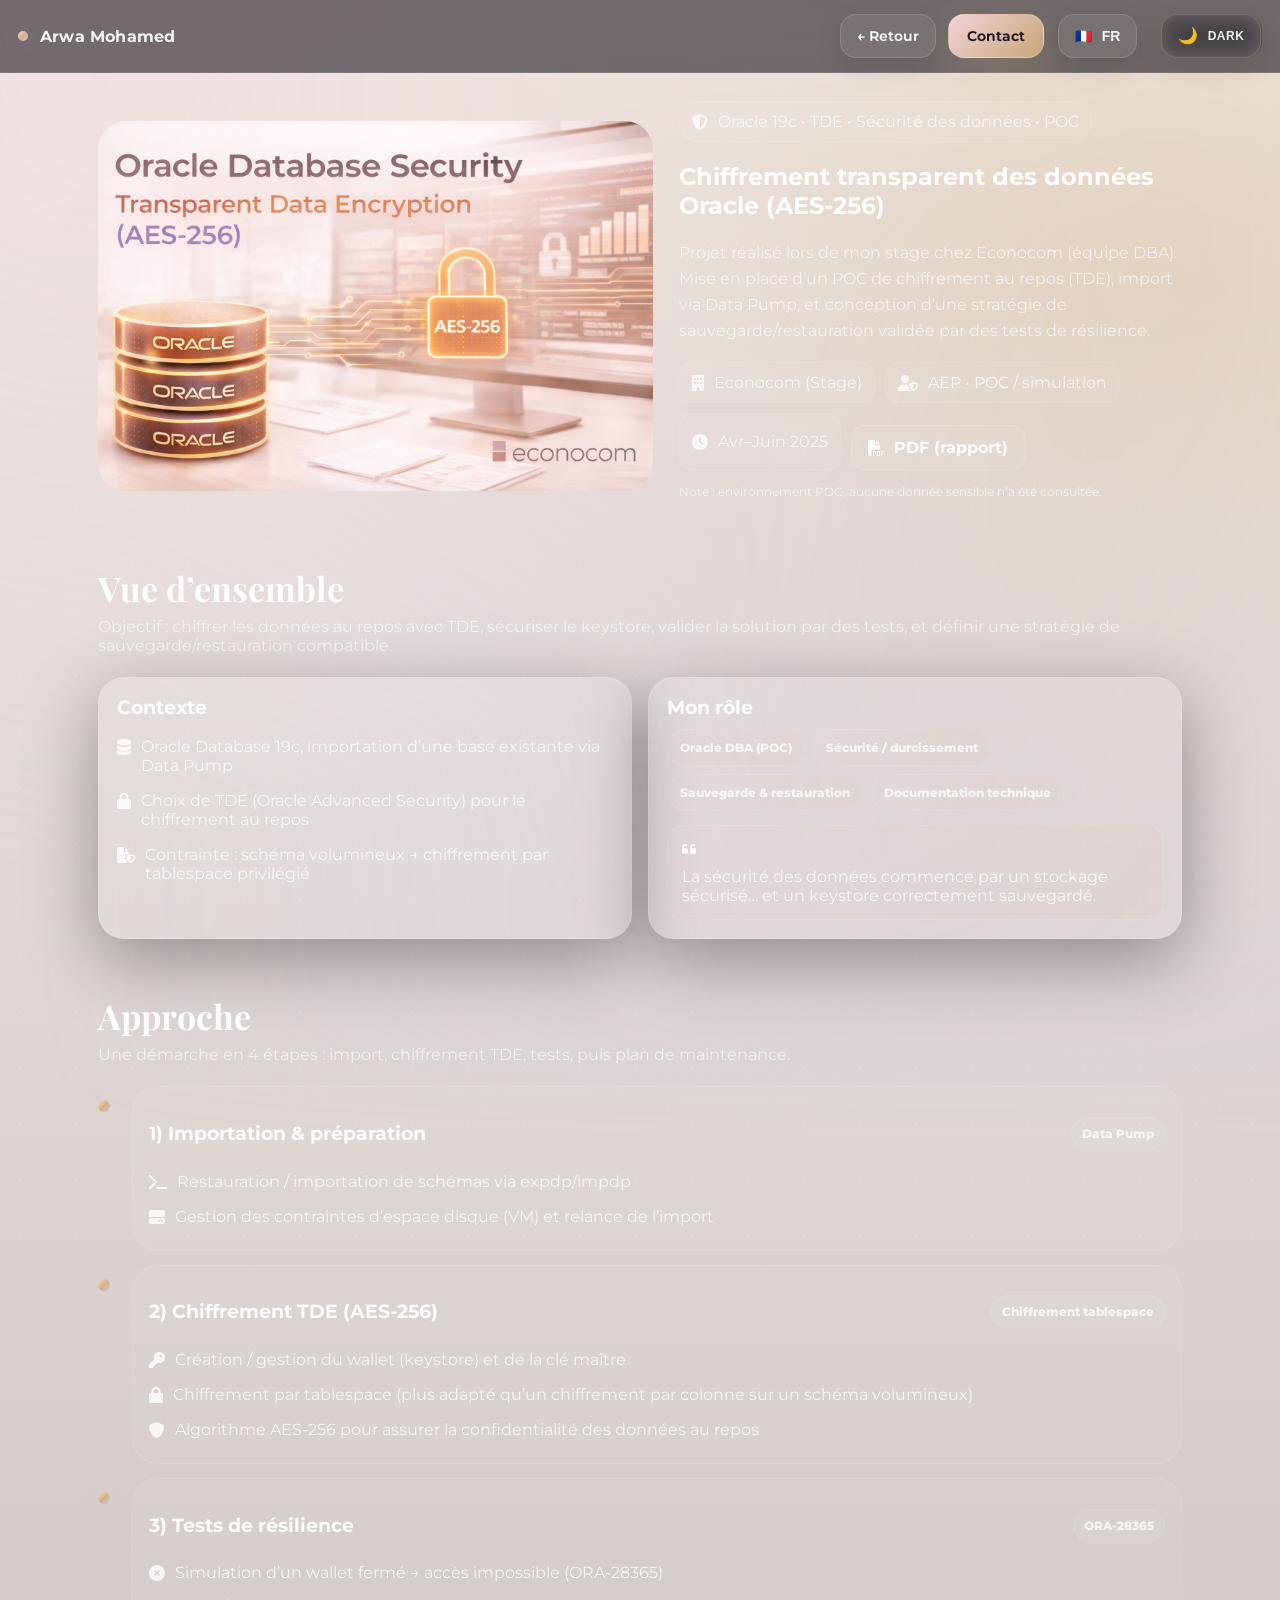
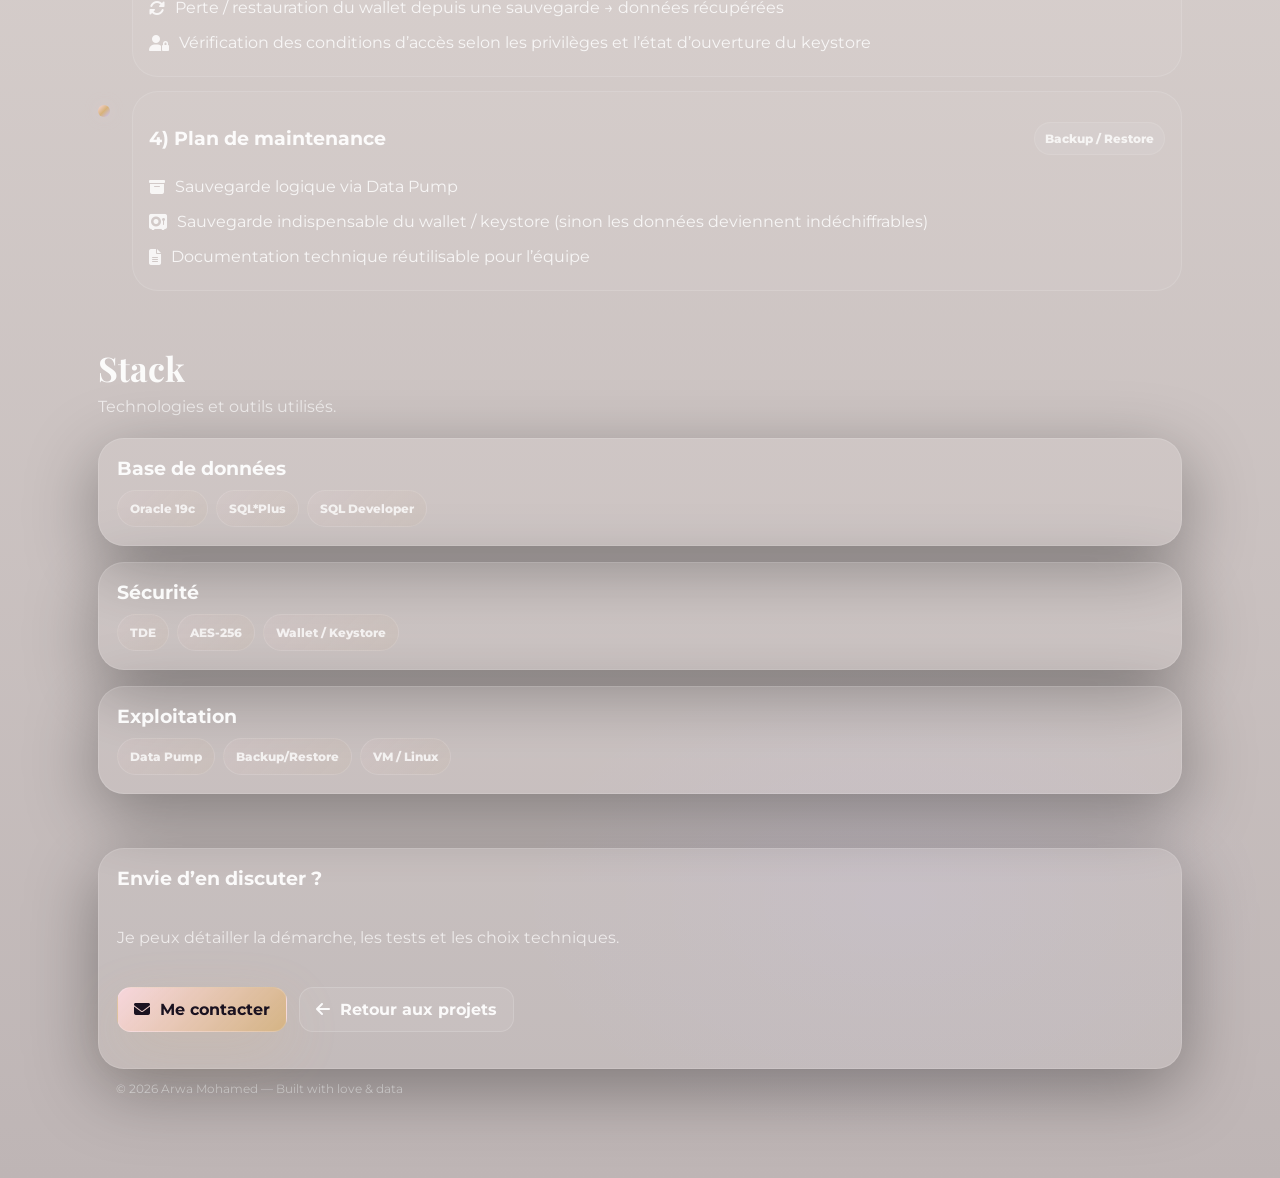
<file: oracle.html>
<!doctype html>
<html lang="fr" data-theme="dark">
<head>
  <meta charset="utf-8" />
  <meta name="viewport" content="width=device-width, initial-scale=1" />

  <title data-i18n="oracle.page.title">Oracle Database Security (TDE) — Arwa Mohamed</title>
  <meta name="description" data-i18n="oracle.page.desc" content="Case study — Oracle 19c, TDE (AES-256), Data Pump, backup/restore tests (POC)." />

  <link rel="preconnect" href="https://fonts.googleapis.com">
  <link rel="preconnect" href="https://fonts.gstatic.com" crossorigin>
  <link href="https://fonts.googleapis.com/css2?family=Montserrat:wght@400;500;600;700&family=Playfair+Display:wght@600;700&display=swap" rel="stylesheet">

  <link rel="stylesheet" href="https://cdnjs.cloudflare.com/ajax/libs/font-awesome/6.5.0/css/all.min.css">

  <link rel="stylesheet" href="assets/css/style.css" />
  <link rel="stylesheet" href="assets/css/case-study1.css" />
</head>

<body data-page="oracle">
  <div class="bg">
    <div class="stars" aria-hidden="true"></div>
    <div class="glow" aria-hidden="true"></div>
  </div>

  <header class="nav">
    <a class="brand" href="index.html#projects" aria-label="Back to portfolio">
      <span class="brand-dot"></span>
      <span class="brand-text">Arwa Mohamed</span>
    </a>

    <nav class="nav-links">
      <a href="index.html#projects" data-i18n="oracle.nav.back">← Retour</a>
      <a href="#contact" class="btn small" data-i18n="oracle.nav.contact">Contact</a>
    </nav>

    <div class="lang-switch" aria-label="Language switcher">
      <button id="langBtn" class="lang-btn" type="button" aria-label="Switch language">
        <span class="lang-flag" id="langFlag" aria-hidden="true">🇫🇷</span>
        <span class="lang-code" id="langCode">FR</span>
      </button>
    </div>

    <div class="theme-switch" aria-label="Theme switcher">
      <button id="themeBtn" class="theme-btn" type="button" aria-label="Switch theme">
        <span class="theme-ico" id="themeIco" aria-hidden="true">🌙</span>
        <span class="theme-code" id="themeCode">DARK</span>
      </button>
    </div>
  </header>

  <main class="case">
    <section class="case-hero reveal">
      <div class="case-hero-media">
        <img src="assets/img/oraclee.png" alt="Oracle case study cover" />
        <div class="case-hero-overlay" aria-hidden="true"></div>
      </div>

      <div class="case-hero-content">
        <div class="chip">
          <i class="fa-solid fa-shield-halved"></i>
          <span data-i18n="oracle.hero.chip">Oracle 19c • TDE • Data Security • POC</span>
        </div>

        <h1 data-i18n="oracle.hero.title">
          Oracle Database Security<br />
          <span class="gradient">Transparent Data Encryption (AES-256)</span>
        </h1>

        <p class="subtitle" data-i18n="oracle.hero.subtitle">
          Projet réalisé lors de mon stage chez Econocom (équipe Oracle DBA).
          Mise en place d’un POC de chiffrement au repos (TDE), import via Data Pump,
          et conception d’une stratégie de sauvegarde/restauration validée par des tests de résilience.
        </p>

        <div class="case-meta">
          <div class="badge">
            <i class="fa-solid fa-building"></i>
            <span data-i18n="oracle.meta.company">Econocom (Internship)</span>
          </div>
          <div class="badge">
            <i class="fa-solid fa-user-shield"></i>
            <span data-i18n="oracle.meta.context">AEP • POC / simulation</span>
          </div>
          <div class="badge">
            <i class="fa-solid fa-clock"></i>
            <span data-i18n="oracle.meta.period">Apr–Jun 2025</span>
          </div>

          <div class="case-cta">
            <a class="btn ghost" href="assets/docs/Rapport_de_stage_Arwa.pdf" target="_blank" rel="noreferrer">
              <i class="fa-solid fa-file-pdf"></i> <span data-i18n="oracle.cta.pdf">PDF (rapport)</span>
            </a>
          </div>
        </div>

        <p class="tiny muted" data-i18n="oracle.hero.note">
          Note : environnement POC, aucune donnée sensible n’a été consultée.
        </p>
      </div>
    </section>

    <section id="content" class="section">
      <div class="section-head reveal">
        <h2 data-i18n="oracle.overview.title">Overview</h2>
        <p class="muted" data-i18n="oracle.overview.desc">
          Objectif : chiffrer les données au repos avec TDE, sécuriser le keystore, valider la solution par des tests, et définir une stratégie de sauvegarde/restauration compatible.
        </p>
      </div>

      <div class="grid-2">
        <div class="card reveal">
          <h3 data-i18n="oracle.context.title">Contexte</h3>
          <ul class="list">
            <li><i class="fa-solid fa-database"></i> <span data-i18n="oracle.context.li1">Oracle Database 19c, importation d’une base existante via Data Pump</span></li>
            <li><i class="fa-solid fa-lock"></i> <span data-i18n="oracle.context.li2">Choix de TDE (Oracle Advanced Security) pour le chiffrement au repos</span></li>
            <li><i class="fa-solid fa-file-shield"></i> <span data-i18n="oracle.context.li3">Contrainte : schéma volumineux → chiffrement par tablespace privilégié</span></li>
          </ul>
        </div>

        <div class="card reveal">
          <h3 data-i18n="oracle.role.title">Mon rôle</h3>
          <div class="chips">
            <span data-i18n="oracle.role.c1">Oracle DBA (POC)</span>
            <span data-i18n="oracle.role.c2">Security / Hardening</span>
            <span data-i18n="oracle.role.c3">Backup & Restore</span>
            <span data-i18n="oracle.role.c4">Technical documentation</span>
          </div>
          <div class="quote">
            <i class="fa-solid fa-quote-left"></i>
            <p data-i18n="oracle.role.quote">Secure data starts with secure storage (and a safe keystore).</p>
          </div>
        </div>
      </div>
    </section>

    <section class="section">
      <div class="section-head reveal">
        <h2 data-i18n="oracle.steps.title">Approche</h2>
        <p class="muted" data-i18n="oracle.steps.desc">
          Une démarche en 4 étapes : import, chiffrement TDE, tests, puis plan de maintenance.
        </p>
      </div>

      <div class="timeline">
        <div class="t-item reveal">
          <div class="t-dot"></div>
          <div class="t-card">
            <div class="t-top">
              <h3 data-i18n="oracle.steps.s1.title">1) Importation & préparation</h3>
              <span class="pill" data-i18n="oracle.steps.s1.pill">Data Pump</span>
            </div>
            <ul class="list">
              <li><i class="fa-solid fa-terminal"></i> <span data-i18n="oracle.steps.s1.li1">Restauration / importation de schémas via expdp/impdp</span></li>
              <li><i class="fa-solid fa-hard-drive"></i> <span data-i18n="oracle.steps.s1.li2">Gestion des contraintes d’espace disque (VM) et relance de l’import</span></li>
            </ul>
          </div>
        </div>

        <div class="t-item reveal">
          <div class="t-dot"></div>
          <div class="t-card">
            <div class="t-top">
              <h3 data-i18n="oracle.steps.s2.title">2) Chiffrement TDE (AES-256)</h3>
              <span class="pill" data-i18n="oracle.steps.s2.pill">Tablespace encryption</span>
            </div>
            <ul class="list">
              <li><i class="fa-solid fa-key"></i> <span data-i18n="oracle.steps.s2.li1">Création / gestion du wallet (keystore) et de la clé maître</span></li>
              <li><i class="fa-solid fa-lock"></i> <span data-i18n="oracle.steps.s2.li2">Chiffrement par tablespace (plus adapté qu’un chiffrement par colonne sur un schéma volumineux)</span></li>
              <li><i class="fa-solid fa-shield"></i> <span data-i18n="oracle.steps.s2.li3">Algorithme AES-256 pour assurer la confidentialité des données au repos</span></li>
            </ul>
          </div>
        </div>

        <div class="t-item reveal">
          <div class="t-dot"></div>
          <div class="t-card">
            <div class="t-top">
              <h3 data-i18n="oracle.steps.s3.title">3) Tests de résilience</h3>
              <span class="pill" data-i18n="oracle.steps.s3.pill">ORA-28365</span>
            </div>
            <ul class="list">
              <li><i class="fa-solid fa-circle-xmark"></i> <span data-i18n="oracle.steps.s3.li1">Simulation d’un wallet fermé → accès impossible (ORA-28365)</span></li>
              <li><i class="fa-solid fa-rotate"></i> <span data-i18n="oracle.steps.s3.li2">Perte / restauration du wallet depuis une sauvegarde → données récupérées</span></li>
              <li><i class="fa-solid fa-user-lock"></i> <span data-i18n="oracle.steps.s3.li3">Vérification des conditions d’accès selon les privilèges et l’état d’ouverture du keystore</span></li>
            </ul>
          </div>
        </div>

        <div class="t-item reveal">
          <div class="t-dot"></div>
          <div class="t-card">
            <div class="t-top">
              <h3 data-i18n="oracle.steps.s4.title">4) Plan de maintenance</h3>
              <span class="pill" data-i18n="oracle.steps.s4.pill">Backup / Restore</span>
            </div>
            <ul class="list">
              <li><i class="fa-solid fa-box-archive"></i> <span data-i18n="oracle.steps.s4.li1">Sauvegarde logique via Data Pump</span></li>
              <li><i class="fa-solid fa-vault"></i> <span data-i18n="oracle.steps.s4.li2">Sauvegarde indispensable du wallet / keystore (sinon les données deviennent indéchiffrables)</span></li>
              <li><i class="fa-solid fa-file-lines"></i> <span data-i18n="oracle.steps.s4.li3">Documentation technique réutilisable pour l’équipe</span></li>
            </ul>
          </div>
        </div>
      </div>
    </section>

    <section class="section">
      <div class="section-head reveal">
        <h2 data-i18n="oracle.stack.title">Stack</h2>
        <p class="muted" data-i18n="oracle.stack.desc">Technologies et outils utilisés.</p>
      </div>

      <div class="grid-3">
        <div class="card reveal">
          <h3 data-i18n="oracle.stack.db">Database</h3>
          <div class="chips">
            <span>Oracle 19c</span><span>SQL*Plus</span><span>SQL Developer</span>
          </div>
        </div>

        <div class="card reveal">
          <h3 data-i18n="oracle.stack.security">Security</h3>
          <div class="chips">
            <span>TDE</span><span>AES-256</span><span>Wallet / Keystore</span>
          </div>
        </div>

        <div class="card reveal">
          <h3 data-i18n="oracle.stack.ops">Ops</h3>
          <div class="chips">
            <span>Data Pump</span><span>Backup/Restore</span><span>VM / Linux</span>
          </div>
        </div>
      </div>
    </section>

    <section id="contact" class="section">
      <div class="contact card reveal">
        <h3 data-i18n="oracle.end.title">Envie d’en discuter ?</h3>
        <p class="muted" data-i18n="oracle.end.desc">Je peux détailler la démarche, les tests et les choix techniques.</p>
        <div class="hero-cta">
          <a class="btn" href="mailto:etu.arwa@gmail.com">
            <i class="fa-solid fa-envelope"></i> <span data-i18n="oracle.end.mail">Me contacter</span>
          </a>
          <a class="btn ghost" href="index.html#projects">
            <i class="fa-solid fa-arrow-left"></i> <span data-i18n="oracle.end.back">Retour aux projets</span>
          </a>
        </div>
      </div>
      <p class="tiny muted" style="padding: 0 18px 40px;">© <span id="year"></span> Arwa Mohamed — <span data-i18n="oracle.footer.line">Built with love & data ✨</span></p>
    </section>
  </main>

  <script src="assets/js/main.js"></script>
</body>
</html>
</file>
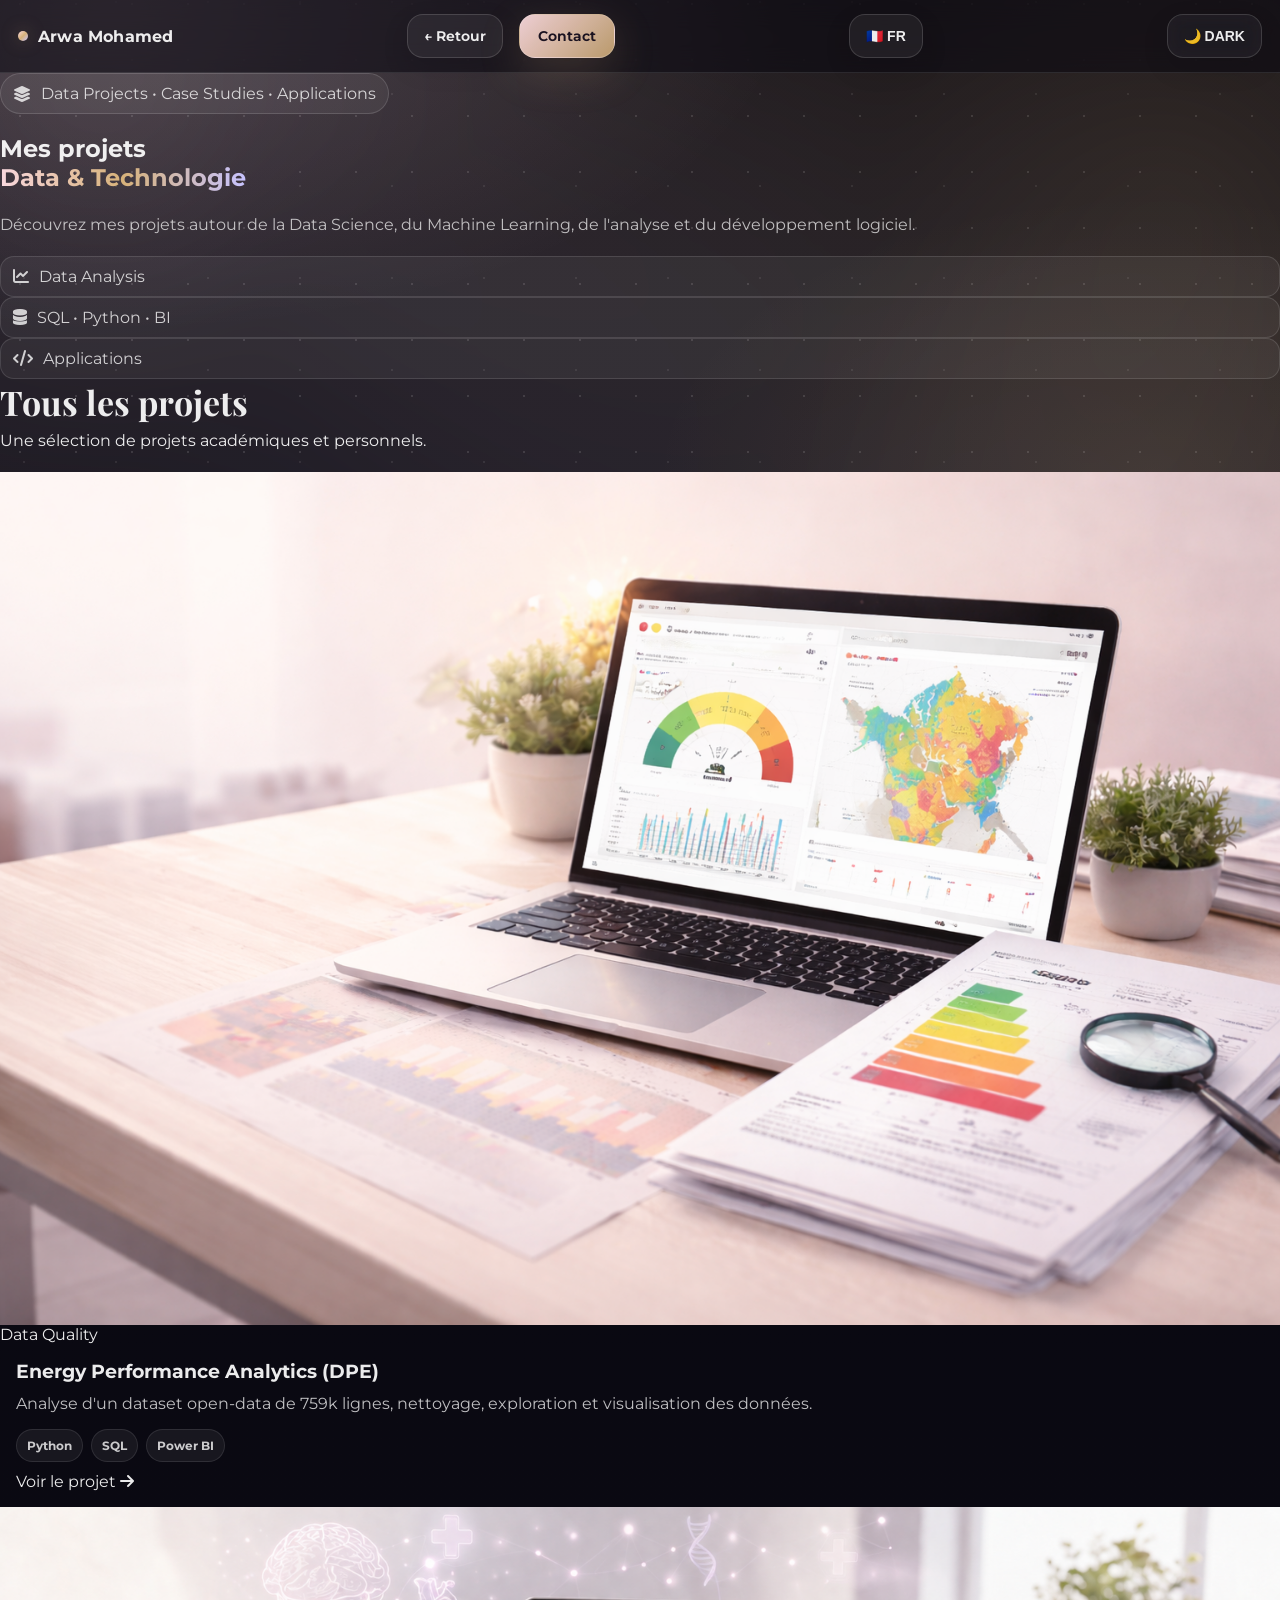
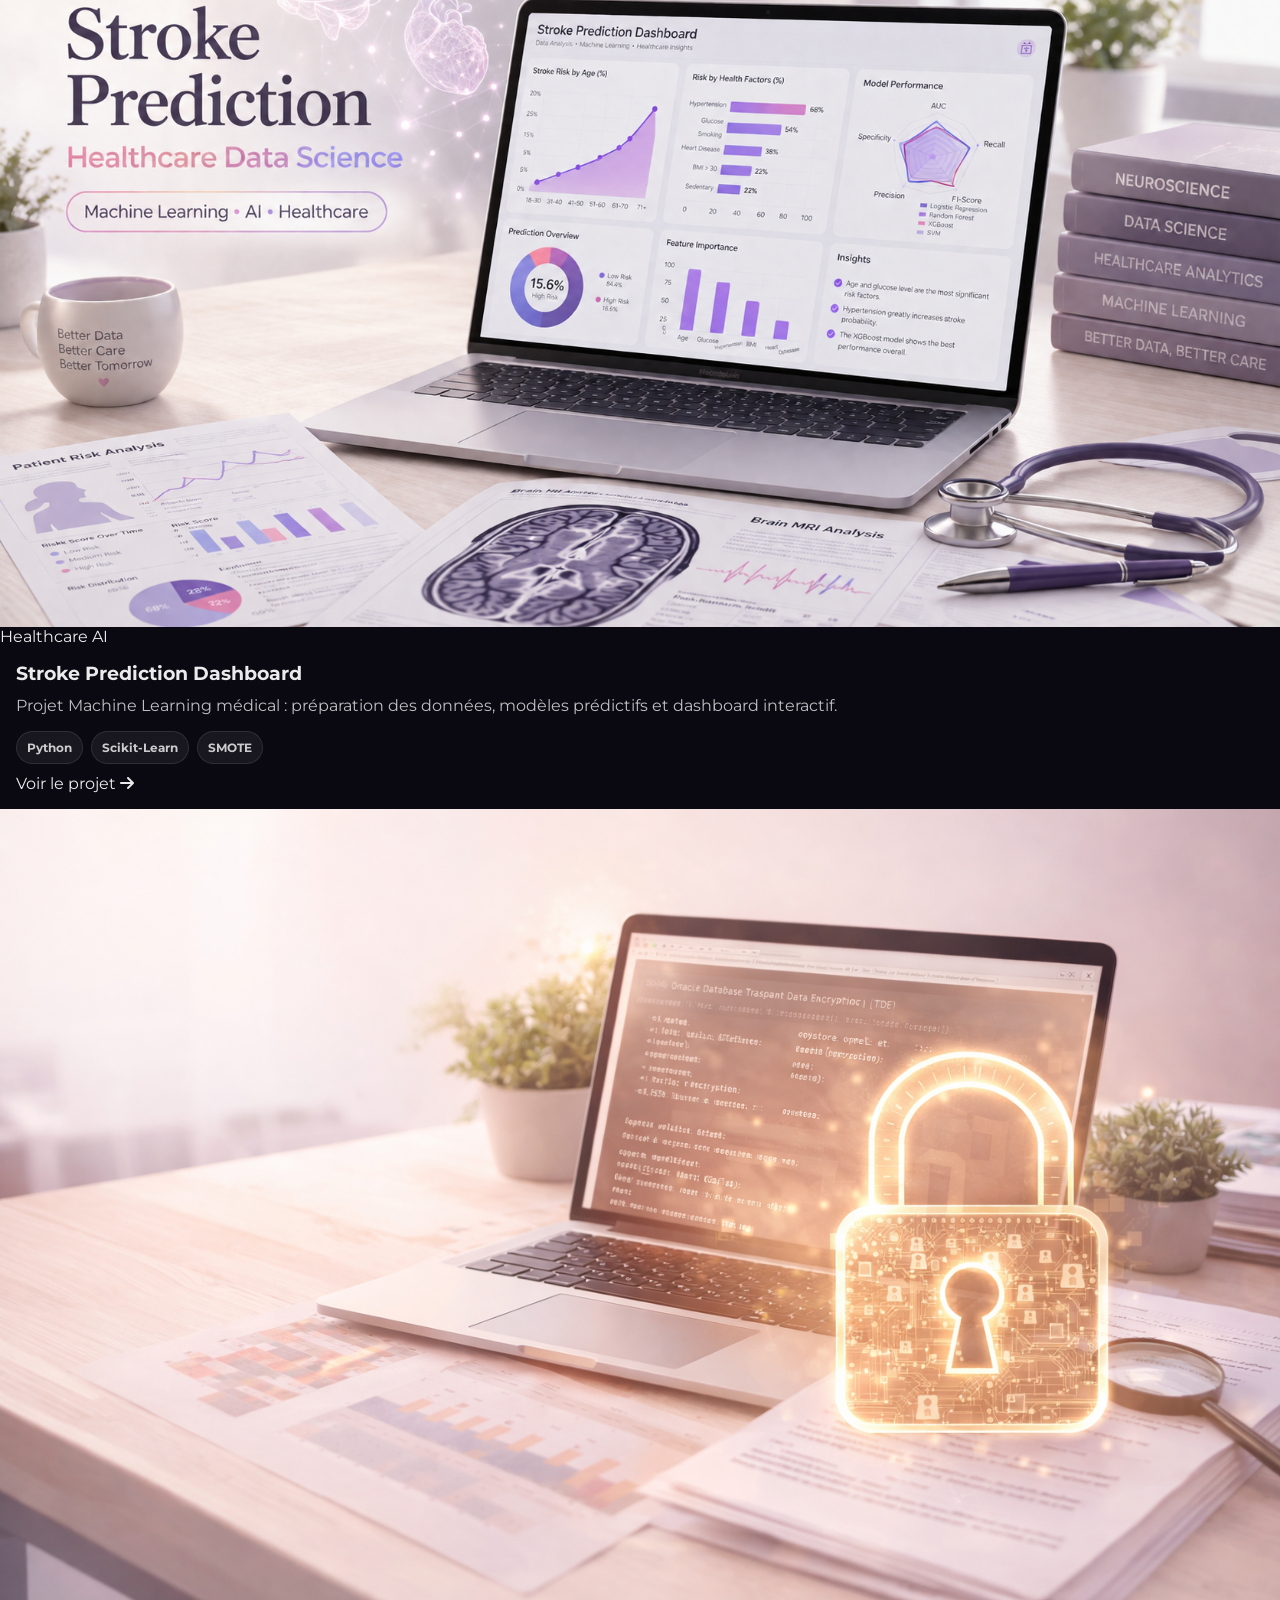
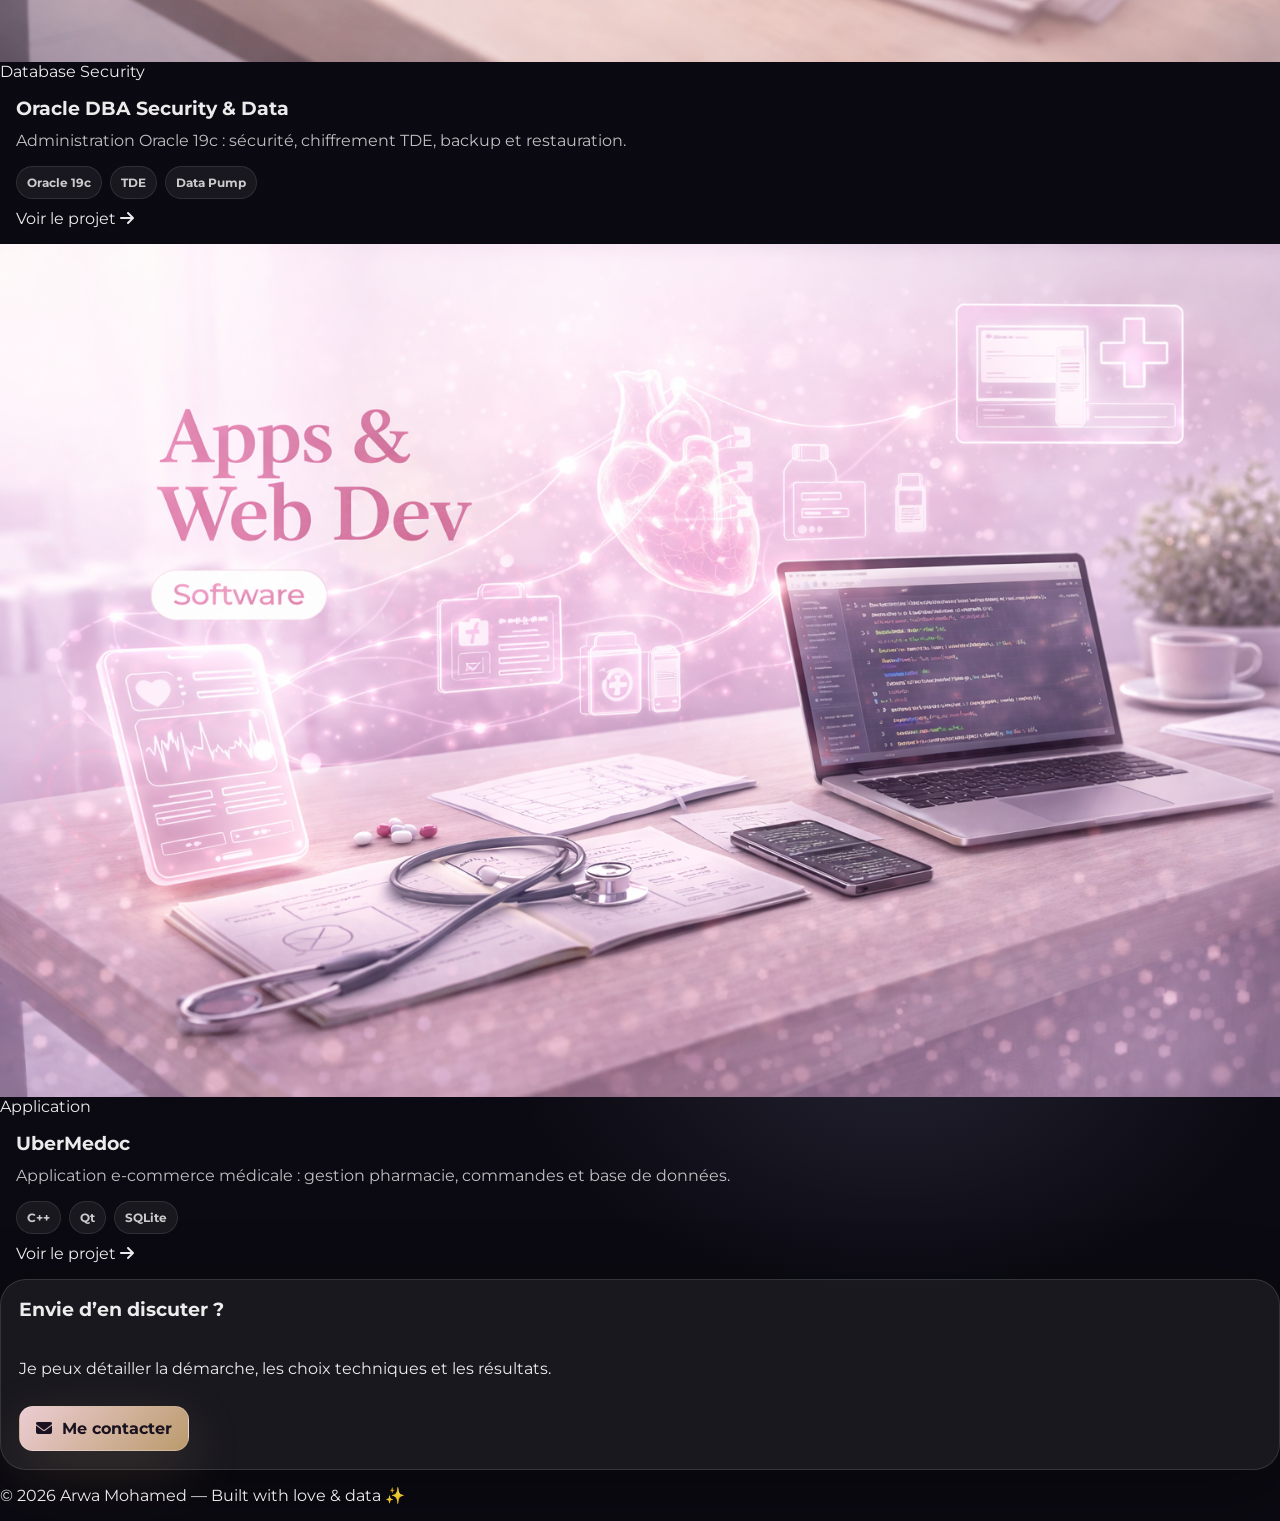
<file: projects.html>
<!doctype html>
<html lang="fr" data-theme="dark">

<head>

  <meta charset="utf-8">
  <meta name="viewport" content="width=device-width, initial-scale=1">

  <title>Tous mes projets — Arwa Mohamed</title>

  <link rel="preconnect" href="https://fonts.googleapis.com">
  <link rel="preconnect" href="https://fonts.gstatic.com" crossorigin>

  <link
    href="https://fonts.googleapis.com/css2?family=Montserrat:wght@400;500;600;700&family=Playfair+Display:wght@600;700&display=swap"
    rel="stylesheet"
  >

  <link
    rel="stylesheet"
    href="https://cdnjs.cloudflare.com/ajax/libs/font-awesome/6.5.0/css/all.min.css"
  >

  <link rel="stylesheet" href="assets/css/style.css">

</head>


<body>

<div class="bg">
  <div class="stars"></div>
  <div class="glow"></div>
</div>


<header class="nav">

  <a class="brand" href="index.html">
    <span class="brand-dot"></span>
    <span class="brand-text">Arwa Mohamed</span>
  </a>


  <nav class="nav-links">

    <a href="index.html#projects">
      ← Retour
    </a>

    <!-- Contact sur cette page -->
    <a href="#contact" class="btn small">
      Contact
    </a>

  </nav>


  <div class="lang-switch">
    <button id="langBtn" class="lang-btn" type="button">
      🇫🇷 FR
    </button>
  </div>


  <div class="theme-switch">
    <button id="themeBtn" class="theme-btn" type="button">
      🌙 DARK
    </button>
  </div>

</header>



<main class="projects-page">


<section class="projects-hero">

  <div class="chip">
    <i class="fa-solid fa-layer-group"></i>
    Data Projects • Case Studies • Applications
  </div>


  <h1>
    Mes projets
    <br>
    <span class="gradient">
      Data & Technologie
    </span>
  </h1>


  <p class="subtitle">
    Découvrez mes projets autour de la Data Science,
    du Machine Learning, de l'analyse et du développement logiciel.
  </p>


  <div class="case-meta">

    <div class="badge">
      <i class="fa-solid fa-chart-line"></i>
      Data Analysis
    </div>

    <div class="badge">
      <i class="fa-solid fa-database"></i>
      SQL • Python • BI
    </div>

    <div class="badge">
      <i class="fa-solid fa-code"></i>
      Applications
    </div>

  </div>

</section>



<section class="projects-container">

  <div class="section-head">

    <h2>
      Tous les projets
    </h2>

    <p>
      Une sélection de projets académiques et personnels.
    </p>

  </div>



  <div class="projects-grid">


    <!-- DPE -->

    <a href="dpe.html" class="project-card">

      <div class="project-img">

        <img
          src="assets/img/dpe.png"
          alt="Energy Performance Analytics DPE"
        >

        <span>
          Data Quality
        </span>

      </div>


      <div class="project-body">

        <h3>
          Energy Performance Analytics (DPE)
        </h3>

        <p>
          Analyse d'un dataset open-data de 759k lignes,
          nettoyage, exploration et visualisation des données.
        </p>

        <div class="stack">
          <span>Python</span>
          <span>SQL</span>
          <span>Power BI</span>
        </div>

        <div class="project-link">
          Voir le projet
          <i class="fa-solid fa-arrow-right"></i>
        </div>

      </div>

    </a>



    <!-- STROKE -->

    <a href="stroke.html" class="project-card">

      <div class="project-img">

        <img
          src="assets/img/stroke.png"
          alt="Stroke Prediction Dashboard"
        >

        <span>
          Healthcare AI
        </span>

      </div>


      <div class="project-body">

        <h3>
          Stroke Prediction Dashboard
        </h3>

        <p>
          Projet Machine Learning médical :
          préparation des données, modèles prédictifs
          et dashboard interactif.
        </p>

        <div class="stack">
          <span>Python</span>
          <span>Scikit-Learn</span>
          <span>SMOTE</span>
        </div>

        <div class="project-link">
          Voir le projet
          <i class="fa-solid fa-arrow-right"></i>
        </div>

      </div>

    </a>



    <!-- ORACLE -->

    <a href="oracle.html" class="project-card">

      <div class="project-img">

        <img
          src="assets/img/oracle.png"
          alt="Oracle DBA Security"
        >

        <span>
          Database Security
        </span>

      </div>


      <div class="project-body">

        <h3>
          Oracle DBA Security & Data
        </h3>

        <p>
          Administration Oracle 19c :
          sécurité, chiffrement TDE,
          backup et restauration.
        </p>

        <div class="stack">
          <span>Oracle 19c</span>
          <span>TDE</span>
          <span>Data Pump</span>
        </div>

        <div class="project-link">
          Voir le projet
          <i class="fa-solid fa-arrow-right"></i>
        </div>

      </div>

    </a>



    <!-- APP -->

    <a href="app.html" class="project-card">

      <div class="project-img">

        <img
          src="assets/img/dev.jpg"
          alt="Applications and Impact"
        >

        <span>
          Application
        </span>

      </div>


      <div class="project-body">

        <h3>
          UberMedoc
        </h3>

        <p>
          Application e-commerce médicale :
          gestion pharmacie, commandes
          et base de données.
        </p>

        <div class="stack">
          <span>C++</span>
          <span>Qt</span>
          <span>SQLite</span>
        </div>

        <div class="project-link">
          Voir le projet
          <i class="fa-solid fa-arrow-right"></i>
        </div>

      </div>

    </a>


  </div>

</section>



<section id="contact" class="contact-section">

  <div class="contact card">

    <h3>
      Envie d’en discuter ?
    </h3>

    <p>
      Je peux détailler la démarche,
      les choix techniques et les résultats.
    </p>

    <a
      class="btn"
      href="mailto:etu.arwa@gmail.com"
    >
      <i class="fa-solid fa-envelope"></i>
      Me contacter
    </a>

  </div>


  <p class="footer-text">

    © <span id="year"></span> Arwa Mohamed —

    Built with love & data ✨

  </p>

</section>


</main>



<script>

const LS_THEME = "site_theme";
const LS_LANG = "site_lang";


/* =========================
   YEAR
========================= */

const yearElement = document.getElementById("year");

if (yearElement) {
  yearElement.textContent = new Date().getFullYear();
}


/* =========================
   THEME
========================= */

const themeBtn = document.getElementById("themeBtn");


function updateThemeButton(theme) {

  if (!themeBtn) return;

  themeBtn.innerHTML =
    theme === "dark"
      ? "🌙 DARK"
      : "☀️ LIGHT";
}


function applyTheme(theme) {

  if (theme !== "dark" && theme !== "light") {
    theme = "dark";
  }

  document.documentElement.setAttribute(
    "data-theme",
    theme
  );

  localStorage.setItem(
    LS_THEME,
    theme
  );

  updateThemeButton(theme);
}


const savedTheme =
  localStorage.getItem(LS_THEME) || "dark";

applyTheme(savedTheme);


if (themeBtn) {

  themeBtn.addEventListener("click", () => {

    const current =
      localStorage.getItem(LS_THEME) || "dark";

    const next =
      current === "dark"
        ? "light"
        : "dark";

    applyTheme(next);

  });

}


/* =========================
   LANGUAGE
========================= */

const langBtn =
  document.getElementById("langBtn");


function updateLanguageButton(lang) {

  if (!langBtn) return;

  langBtn.innerHTML =
    lang === "fr"
      ? "🇫🇷 FR"
      : "🇬🇧 EN";
}


const savedLang =
  localStorage.getItem(LS_LANG) || "fr";

document.documentElement.setAttribute(
  "lang",
  savedLang
);

updateLanguageButton(savedLang);


if (langBtn) {

  langBtn.addEventListener("click", () => {

    const current =
      localStorage.getItem(LS_LANG) || "fr";

    const next =
      current === "fr"
        ? "en"
        : "fr";

    localStorage.setItem(
      LS_LANG,
      next
    );

    document.documentElement.setAttribute(
      "lang",
      next
    );

    updateLanguageButton(next);

  });

}

</script>


</body>
</html>
</file>
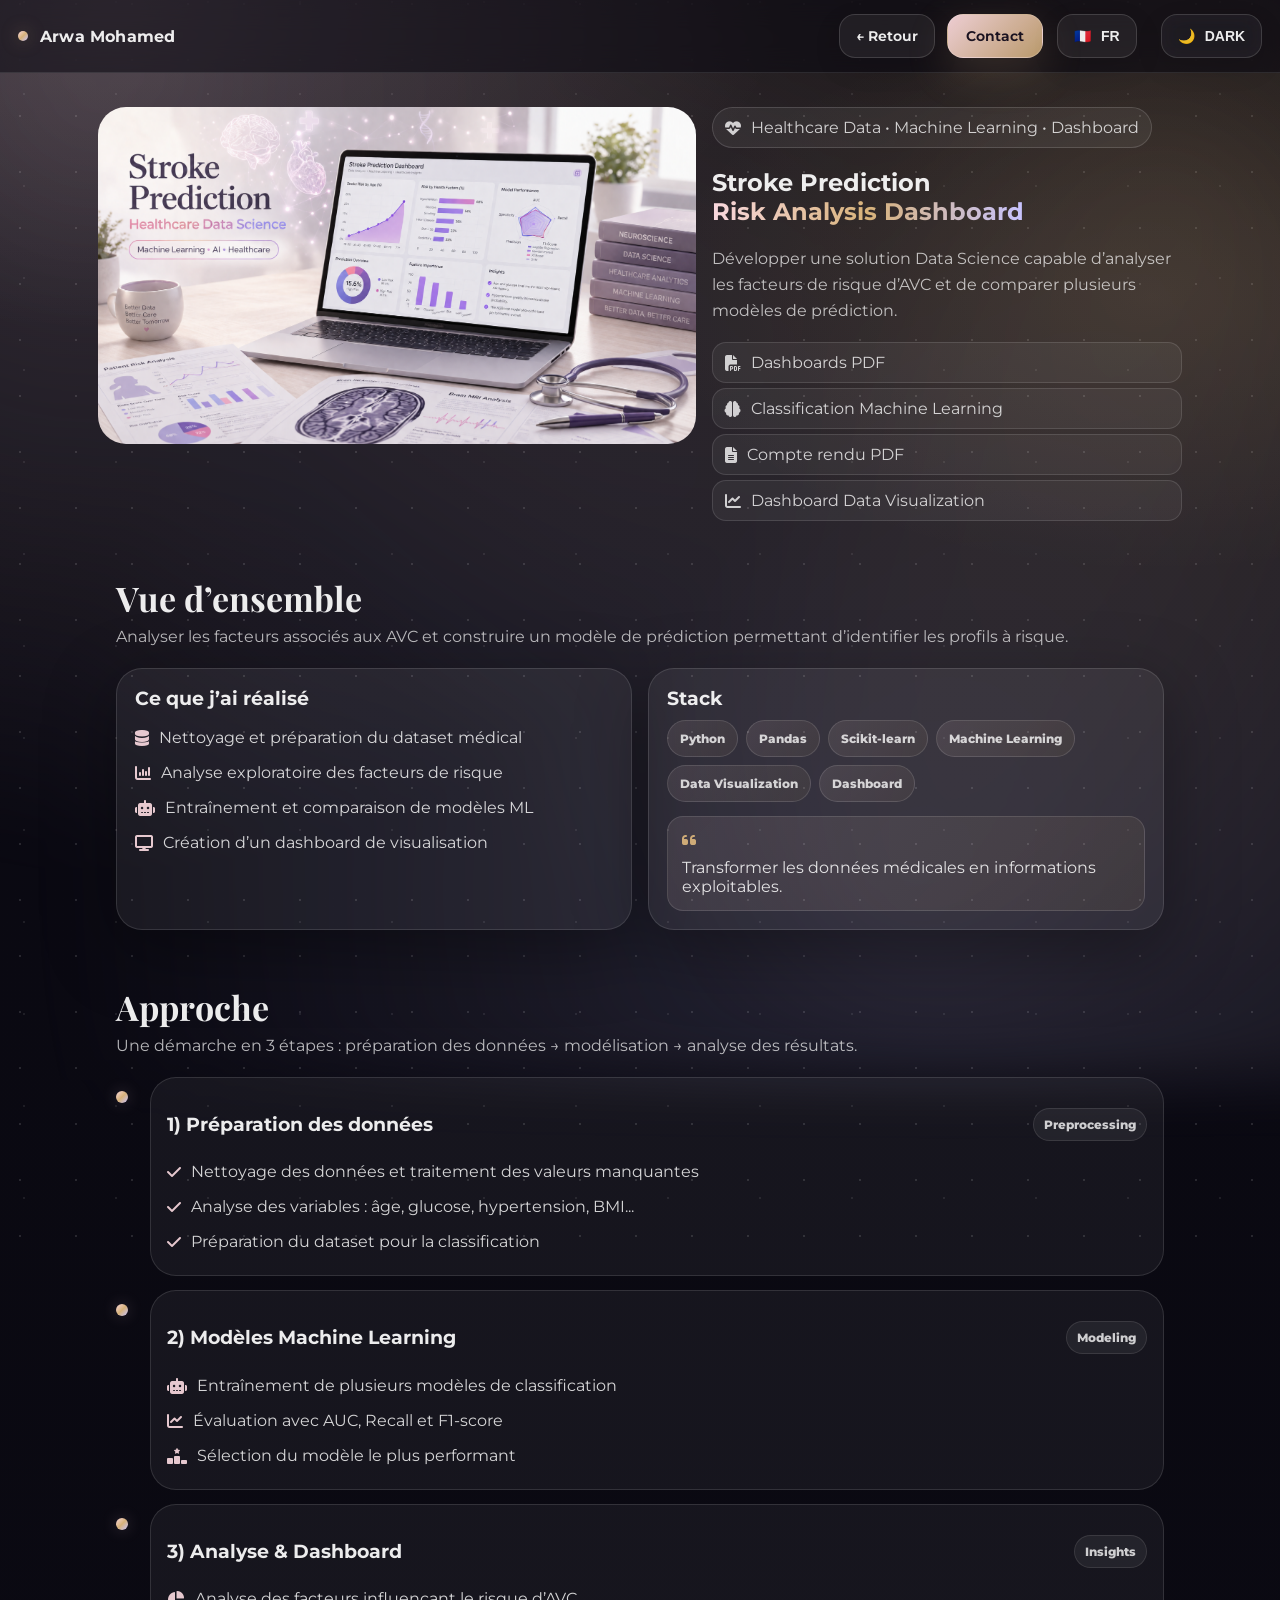
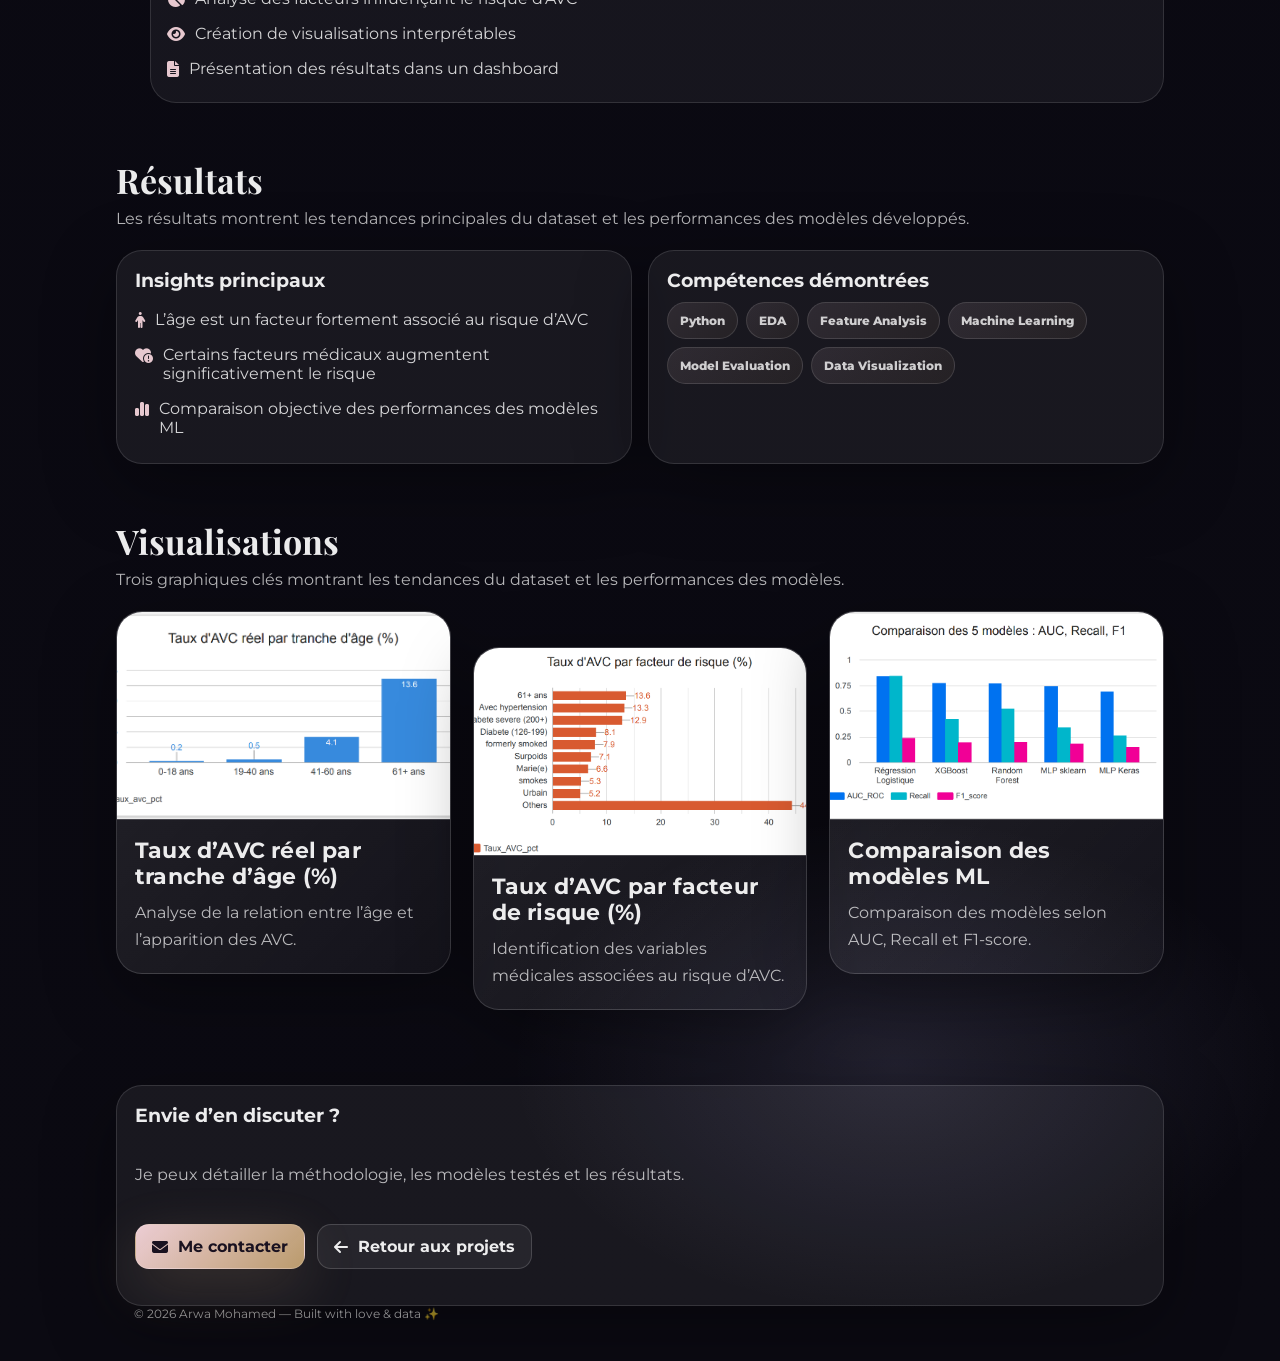
<file: stroke.html>
<!doctype html>
<html lang="fr" data-theme="dark">

<head>
  <meta charset="utf-8" />
  <meta name="viewport" content="width=device-width, initial-scale=1" />

  <title data-i18n="page.title">Stroke Prediction Dashboard — Arwa Mohamed</title>
  <meta name="description" data-i18n="page.desc" content="">

  <!-- Fonts -->
  <link rel="preconnect" href="https://fonts.googleapis.com">
  <link rel="preconnect" href="https://fonts.gstatic.com" crossorigin>
  <link href="https://fonts.googleapis.com/css2?family=Montserrat:wght@400;500;600;700&family=Playfair+Display:wght@600;700&display=swap" rel="stylesheet">

  <!-- Icons -->
  <link rel="stylesheet" href="https://cdnjs.cloudflare.com/ajax/libs/font-awesome/6.5.0/css/all.min.css">

  <!-- Main CSS -->
  <link rel="stylesheet" href="assets/css/style.css" />

  <!-- Case Study CSS -->
  <link rel="stylesheet" href="assets/css/case-study.css" />
</head>


<body class="stroke-page">


<!-- Background -->
<div class="bg">
  <div class="stars" aria-hidden="true"></div>
  <div class="glow" aria-hidden="true"></div>
</div>


<!-- NAVBAR -->
<header class="nav">

  <a class="brand" href="index.html#projects">
    <span class="brand-dot"></span>
    <span class="brand-text">Arwa Mohamed</span>
  </a>


  <nav class="nav-links">

    <a href="index.html#projects" data-i18n="nav.back">
      ← Retour
    </a>

    <a href="#contact" class="btn small" data-i18n="nav.contact">
      Contact
    </a>

  </nav>


  <!-- Language -->
  <div class="lang-switch">

    <button id="langBtn" class="lang-btn">

      <span id="langFlag">
        🇫🇷
      </span>

      <span id="langCode">
        FR
      </span>

    </button>

  </div>


  <!-- Theme -->

  <div class="theme-switch">

    <button id="themeBtn" class="theme-btn">

      <span id="themeIco">
        🌙
      </span>

      <span id="themeCode">
        DARK
      </span>

    </button>

  </div>


</header>



<main class="case">


<!-- =========================
     HERO
========================= -->

<section class="case-hero reveal" id="overview">


  <div class="case-hero-media">

    <img src="assets/img/stroke.png"
         alt="Stroke prediction dashboard">

    <div class="case-hero-overlay"></div>

  </div>



  <div class="case-hero-content">


    <div class="chip">

      <i class="fa-solid fa-heart-pulse"></i>

      <span data-i18n="hero.chip">
        Healthcare Data • Machine Learning • Dashboard
      </span>

    </div>



    <h1 data-i18n="hero.title">

      Stroke Prediction
      <br>

      <span class="gradient">
        Risk Analysis Dashboard
      </span>

    </h1>



    <p class="subtitle" data-i18n="hero.subtitle">

      Développer une solution Data Science capable
      d’analyser les facteurs de risque d’AVC et de
      comparer plusieurs modèles de prédiction.

    </p>



 <div class="case-meta stroke-meta">

<a class="badge pdf-badge"
href="assets/docs/stroke_dashboards.pdf"
target="_blank">
<i class="fa-solid fa-file-pdf"></i>
<span data-i18n="badge.dashboard">
Dashboards PDF
</span>
</a>


<div class="badge">
<i class="fa-solid fa-brain"></i>
<span data-i18n="badge.ml">
Machine Learning classification
</span>
</div>


<a class="badge pdf-badge"
href="assets/docs/stroke_compte_rendu.pdf"
target="_blank">
<i class="fa-solid fa-file-lines"></i>
<span data-i18n="badge.report">
Compte rendu PDF
</span>
</a>


<div class="badge">
<i class="fa-solid fa-chart-line"></i>
<span data-i18n="badge.visual">
Data Visualization Dashboard
</span>
</div>

</div>

</section>





<!-- =========================
     OVERVIEW
========================= -->


<section class="section" id="content">


<div class="section-head reveal">


<h2 data-i18n="overview.title">
Overview
</h2>


<p class="muted" data-i18n="overview.desc">

Analyser les facteurs associés aux AVC et construire un modèle
de prédiction permettant d’identifier les profils à risque.

</p>


</div>





<div class="grid-2">



<!-- CARD 1 -->

<div class="card reveal">


<h3 data-i18n="overview.block1t">
Ce que j’ai réalisé
</h3>



<ul class="list">


<li>

<i class="fa-solid fa-database"></i>

<span data-i18n="overview.b1">
Nettoyage et préparation du dataset médical
</span>

</li>



<li>

<i class="fa-solid fa-chart-column"></i>

<span data-i18n="overview.b2">
Analyse exploratoire des facteurs de risque
</span>

</li>



<li>

<i class="fa-solid fa-robot"></i>

<span data-i18n="overview.b3">
Entraînement et comparaison de modèles ML
</span>

</li>



<li>

<i class="fa-solid fa-display"></i>

<span data-i18n="overview.b4">
Création d’un dashboard de visualisation
</span>

</li>



</ul>


</div>






<!-- CARD 2 -->

<div class="card reveal">


<h3 data-i18n="overview.block2t">
Stack
</h3>



<div class="chips">

<span>Python</span>
<span>Pandas</span>
<span>Scikit-learn</span>
<span>Machine Learning</span>
<span>Data Visualization</span>
<span>Dashboard</span>

</div>




<div class="quote">


<i class="fa-solid fa-quote-left"></i>


<p data-i18n="overview.quote">

Turning healthcare data into actionable insights.

</p>


</div>



</div>



</div>


</section>
<!-- =========================
     APPROACH
========================= -->


<section class="section" id="approach">


<div class="section-head reveal">

<h2 data-i18n="steps.title">
Approach
</h2>


<p class="muted" data-i18n="steps.desc">

Une démarche en 3 étapes : préparation des données → modélisation → analyse des résultats.

</p>


</div>





<div class="timeline">



<!-- STEP 1 -->

<div class="t-item reveal">


<div class="t-dot"></div>


<div class="t-card">


<div class="t-top">

<h3 data-i18n="steps.s1.title">
1) Data Preparation
</h3>


<span class="pill" data-i18n="steps.s1.pill">
Preprocessing
</span>


</div>




<ul class="list">


<li>

<i class="fa-solid fa-check"></i>

<span data-i18n="steps.s1.li1">
Nettoyage des données et traitement des valeurs manquantes
</span>

</li>



<li>

<i class="fa-solid fa-check"></i>

<span data-i18n="steps.s1.li2">
Analyse des variables : âge, glucose, hypertension, BMI...
</span>

</li>



<li>

<i class="fa-solid fa-check"></i>

<span data-i18n="steps.s1.li3">
Préparation du dataset pour la classification
</span>

</li>



</ul>


</div>


</div>







<!-- STEP 2 -->

<div class="t-item reveal">


<div class="t-dot"></div>


<div class="t-card">


<div class="t-top">


<h3 data-i18n="steps.s2.title">
2) Machine Learning Models
</h3>


<span class="pill" data-i18n="steps.s2.pill">
Modeling
</span>


</div>




<ul class="list">


<li>

<i class="fa-solid fa-robot"></i>

<span data-i18n="steps.s2.li1">
Entraînement de plusieurs modèles de classification
</span>

</li>



<li>

<i class="fa-solid fa-chart-line"></i>

<span data-i18n="steps.s2.li2">
Évaluation avec AUC, Recall et F1-score
</span>

</li>



<li>

<i class="fa-solid fa-ranking-star"></i>

<span data-i18n="steps.s2.li3">
Sélection du modèle le plus performant
</span>

</li>



</ul>


</div>


</div>







<!-- STEP 3 -->

<div class="t-item reveal">


<div class="t-dot"></div>


<div class="t-card">


<div class="t-top">


<h3 data-i18n="steps.s3.title">
3) Analysis & Dashboard
</h3>


<span class="pill" data-i18n="steps.s3.pill">
Insights
</span>


</div>




<ul class="list">


<li>

<i class="fa-solid fa-chart-pie"></i>

<span data-i18n="steps.s3.li1">
Analyse des facteurs influençant le risque d’AVC
</span>

</li>



<li>

<i class="fa-solid fa-eye"></i>

<span data-i18n="steps.s3.li2">
Création de visualisations interprétables
</span>

</li>



<li>

<i class="fa-solid fa-file-lines"></i>

<span data-i18n="steps.s3.li3">
Présentation des résultats dans un dashboard
</span>

</li>



</ul>


</div>


</div>



</div>


</section>







<!-- =========================
     RESULTS
========================= -->


<section class="section" id="results">


<div class="section-head reveal">


<h2 data-i18n="results.title">
Results
</h2>



<p class="muted" data-i18n="results.desc">

Les résultats montrent les tendances principales du dataset
et les performances des modèles développés.

</p>


</div>





<div class="grid-2">





<div class="card reveal">


<h3 data-i18n="results.insightsT">
Main Insights
</h3>



<ul class="list">


<li>

<i class="fa-solid fa-person"></i>

<span data-i18n="results.i1">
L’âge est un facteur fortement associé au risque d’AVC
</span>

</li>



<li>

<i class="fa-solid fa-heart-circle-exclamation"></i>

<span data-i18n="results.i2">
Certains facteurs médicaux augmentent significativement le risque
</span>

</li>



<li>

<i class="fa-solid fa-chart-simple"></i>

<span data-i18n="results.i3">
Comparaison objective des performances des modèles ML
</span>

</li>



</ul>


</div>








<div class="card reveal">


<h3 data-i18n="results.skillsT">
Skills demonstrated
</h3>



<div class="chips">


<span>Python</span>

<span>EDA</span>

<span>Feature Analysis</span>

<span>Machine Learning</span>

<span>Model Evaluation</span>

<span>Data Visualization</span>


</div>



</div>



</div>



</section>









<!-- =========================
     VISUALS
========================= -->


<section class="case-section section" id="charts">



<div class="section-head reveal">


<h2 data-i18n="charts.title">
Visuals
</h2>


<p class="muted" data-i18n="charts.sub">

Trois visualisations clés montrant les tendances du dataset
et les performances des modèles.

</p>


</div>





<div class="zigzag">







<!-- GRAPH 1 -->

<article class="zig-card reveal">


<div class="zig-media">


<img src="assets/img/stroke1.png"
alt="Stroke rate by age">


</div>




<div class="zig-body">


<h3 data-i18n="charts.c1.title">

Taux d’AVC réel par tranche d’âge (%)

</h3>



<p class="muted" data-i18n="charts.c1.desc">

Analyse de la relation entre l’âge et l’apparition des AVC.

</p>


</div>


</article>








<!-- GRAPH 2 -->


<article class="zig-card reveal">


<div class="zig-media">


<img src="assets/img/stroke2.png"
alt="Stroke risk factors">


</div>





<div class="zig-body">


<h3 data-i18n="charts.c2.title">

Taux d’AVC par facteur de risque (%)

</h3>



<p class="muted" data-i18n="charts.c2.desc">

Identification des variables médicales associées au risque d’AVC.

</p>


</div>


</article>









<!-- GRAPH 3 -->


<article class="zig-card reveal">


<div class="zig-media">


<img src="assets/img/stroke3.png"
alt="Model comparison">


</div>





<div class="zig-body">


<h3 data-i18n="charts.c3.title">

Comparaison des modèles ML

</h3>



<p class="muted" data-i18n="charts.c3.desc">

Comparaison des modèles selon AUC, Recall et F1-score.

</p>


</div>


</article>





</div>


</section>






<br><br><br>






<!-- =========================
     CONTACT
========================= -->


<section id="contact" class="section">


<div class="contact card reveal">


<h3 data-i18n="end.title">

Envie d’en discuter ?

</h3>



<p class="muted" data-i18n="end.desc">

Je peux détailler la méthodologie, les modèles testés et les résultats.

</p>





<div class="hero-cta">


<a class="btn" href="mailto:etu.arwa@gmail.com">

<i class="fa-solid fa-envelope"></i>

<span data-i18n="end.mail">
Me contacter
</span>


</a>





<a class="btn ghost" href="index.html#projects">


<i class="fa-solid fa-arrow-left"></i>


<span data-i18n="end.back">
Retour aux projets
</span>


</a>



</div>



</div>





<div class="tiny muted" style="padding:0 18px 40px;">


© <span id="year"></span> Arwa Mohamed —

<span data-i18n="footer">
Built with love & data ✨
</span>


</div>


</section>


</main>
<script>


// =========================
// Reveal animation
// =========================

const io = new IntersectionObserver((entries)=>{

  entries.forEach(e=>{

    if(e.isIntersecting){

      e.target.classList.add("in");

    }

  });

},{threshold:0.12});


document.querySelectorAll(".reveal")
.forEach(el=>io.observe(el));



document.getElementById("year").textContent =
new Date().getFullYear();






// =========================
// THEME
// =========================


const LS_THEME = "site_theme";
const LS_LANG  = "site_lang";



function syncThemeUI(theme){

const ico = document.getElementById("themeIco");
const code = document.getElementById("themeCode");


if(ico)
ico.textContent = theme==="light" ? "☀️" : "🌙";


if(code)
code.textContent = theme==="light" ? "LIGHT" : "DARK";


}



function applyTheme(theme){

document.documentElement
.setAttribute("data-theme",theme);


localStorage.setItem(
LS_THEME,
theme
);


syncThemeUI(theme);

}



const themeBtn =
document.getElementById("themeBtn");



applyTheme(
localStorage.getItem(LS_THEME) || "dark"
);



if(themeBtn){

themeBtn.addEventListener("click",()=>{


const current =
localStorage.getItem(LS_THEME) || "dark";


applyTheme(
current==="dark" ? "light" : "dark"
);


});


}







// =========================
// I18N
// =========================


const dict = {



fr:{

"badge.dashboard":
"Dashboards PDF",

"badge.ml":
"Classification Machine Learning",

"badge.report":
"Compte rendu PDF",

"badge.visual":
"Dashboard Data Visualization",
"page.title":
"Stroke Prediction Dashboard — Arwa Mohamed",


"page.desc":
"Projet Data Science santé : analyse des facteurs de risque AVC et comparaison de modèles Machine Learning.",



"nav.back":
"← Retour",


"nav.contact":
"Contact",




"hero.chip":
"Healthcare Data • Machine Learning • Dashboard",



"hero.title":
"Stroke Prediction<br><span class='gradient'>Risk Analysis Dashboard</span>",



"hero.subtitle":
"Développer une solution Data Science capable d’analyser les facteurs de risque d’AVC et de comparer plusieurs modèles de prédiction.",



"meta.context":
"Projet académique (Université)",


"meta.ml":
"Classification Machine Learning",


"meta.dashboard":
"Dashboard Data Visualization",

"meta.dashboardPdf":
"Dashboards PDF",

"meta.reportPdf":
"Compte rendu PDF",


"hero.note":
"Dataset médical utilisé dans un contexte académique. Objectif : analyse des risques et comparaison des modèles.",







"overview.title":
"Vue d’ensemble",


"overview.desc":
"Analyser les facteurs associés aux AVC et construire un modèle de prédiction permettant d’identifier les profils à risque.",



"overview.block1t":
"Ce que j’ai réalisé",


"overview.b1":
"Nettoyage et préparation du dataset médical",


"overview.b2":
"Analyse exploratoire des facteurs de risque",


"overview.b3":
"Entraînement et comparaison de modèles ML",


"overview.b4":
"Création d’un dashboard de visualisation",



"overview.block2t":
"Stack",


"overview.quote":
"Transformer les données médicales en informations exploitables.",







"steps.title":
"Approche",



"steps.desc":
"Une démarche en 3 étapes : préparation des données → modélisation → analyse des résultats.",



"steps.s1.title":
"1) Préparation des données",


"steps.s1.pill":
"Preprocessing",


"steps.s1.li1":
"Nettoyage des données et traitement des valeurs manquantes",


"steps.s1.li2":
"Analyse des variables : âge, glucose, hypertension, BMI...",


"steps.s1.li3":
"Préparation du dataset pour la classification",






"steps.s2.title":
"2) Modèles Machine Learning",


"steps.s2.pill":
"Modeling",


"steps.s2.li1":
"Entraînement de plusieurs modèles de classification",


"steps.s2.li2":
"Évaluation avec AUC, Recall et F1-score",


"steps.s2.li3":
"Sélection du modèle le plus performant",





"steps.s3.title":
"3) Analyse & Dashboard",


"steps.s3.pill":
"Insights",


"steps.s3.li1":
"Analyse des facteurs influençant le risque d’AVC",


"steps.s3.li2":
"Création de visualisations interprétables",


"steps.s3.li3":
"Présentation des résultats dans un dashboard",







"results.title":
"Résultats",


"results.desc":
"Les résultats montrent les tendances principales du dataset et les performances des modèles développés.",


"results.insightsT":
"Insights principaux",


"results.i1":
"L’âge est un facteur fortement associé au risque d’AVC",


"results.i2":
"Certains facteurs médicaux augmentent significativement le risque",


"results.i3":
"Comparaison objective des performances des modèles ML",



"results.skillsT":
"Compétences démontrées",






"charts.title":
"Visualisations",


"charts.sub":
"Trois graphiques clés montrant les tendances du dataset et les performances des modèles.",



"charts.c1.title":
"Taux d’AVC réel par tranche d’âge (%)",


"charts.c1.desc":
"Analyse de la relation entre l’âge et l’apparition des AVC.",



"charts.c2.title":
"Taux d’AVC par facteur de risque (%)",


"charts.c2.desc":
"Identification des variables médicales associées au risque d’AVC.",



"charts.c3.title":
"Comparaison des modèles ML",


"charts.c3.desc":
"Comparaison des modèles selon AUC, Recall et F1-score.",





"end.title":
"Envie d’en discuter ?",


"end.desc":
"Je peux détailler la méthodologie, les modèles testés et les résultats.",


"end.mail":
"Me contacter",


"end.back":
"Retour aux projets",



"footer":
"Built with love & data ✨"



},






en:{



"page.title":
"Stroke Prediction Dashboard — Arwa Mohamed",


"page.desc":
"Healthcare Data Science project: stroke risk analysis and Machine Learning model comparison.",



"nav.back":
"← Back",


"nav.contact":
"Contact",




"hero.chip":
"Healthcare Data • Machine Learning • Dashboard",



"hero.title":
"Stroke Prediction<br><span class='gradient'>Risk Analysis Dashboard</span>",



"hero.subtitle":
"Develop a Data Science solution to analyze stroke risk factors and compare several prediction models.",



"meta.context":
"Academic project (University)",


"meta.ml":
"Machine Learning classification",


"meta.dashboard":
"Data Visualization Dashboard",



"hero.note":
"Medical dataset used in an academic context. Goal: risk analysis and model comparison.",


"meta.dashboardPdf":
"Dashboard PDF",

"meta.reportPdf":
"Project Report PDF",



"overview.title":
"Overview",



"overview.desc":
"Analyze stroke-related factors and build prediction models to identify high-risk profiles.",



"overview.block1t":
"What I did",



"overview.b1":
"Medical dataset cleaning and preparation",


"overview.b2":
"Exploratory analysis of risk factors",


"overview.b3":
"Training and comparison of ML models",


"overview.b4":
"Creation of a visualization dashboard",



"overview.block2t":
"Stack",



"overview.quote":
"Turning healthcare data into actionable insights.",






"steps.title":
"Approach",


"steps.desc":
"A 3-step workflow: data preparation → modeling → results analysis.",



"steps.s1.title":
"1) Data Preparation",


"steps.s1.pill":
"Preprocessing",


"steps.s1.li1":
"Data cleaning and missing value treatment",


"steps.s1.li2":
"Feature analysis: age, glucose, hypertension, BMI...",


"steps.s1.li3":
"Dataset preparation for classification",




"steps.s2.title":
"2) Machine Learning Models",


"steps.s2.pill":
"Modeling",


"steps.s2.li1":
"Training several classification models",


"steps.s2.li2":
"Evaluation using AUC, Recall and F1-score",


"steps.s2.li3":
"Selecting the best performing model",




"steps.s3.title":
"3) Analysis & Dashboard",


"steps.s3.pill":
"Insights",


"steps.s3.li1":
"Analysis of stroke risk factors",


"steps.s3.li2":
"Creation of interpretable visualizations",


"steps.s3.li3":
"Results presentation through a dashboard",






"results.title":
"Results",


"results.desc":
"Main dataset trends and Machine Learning performance evaluation.",



"results.insightsT":
"Main Insights",


"results.i1":
"Age is strongly associated with stroke risk",


"results.i2":
"Some medical factors significantly increase risk",


"results.i3":
"Objective comparison of ML model performance",



"results.skillsT":
"Skills demonstrated",






"charts.title":
"Visuals",


"charts.sub":
"Three key charts showing dataset trends and model performances.",



"charts.c1.title":
"Real stroke rate by age group (%)",


"charts.c1.desc":
"Analysis of the relationship between age and stroke occurrence.",



"charts.c2.title":
"Stroke rate by risk factor (%)",


"charts.c2.desc":
"Identification of medical variables associated with stroke risk.",



"charts.c3.title":
"ML Model Comparison",


"charts.c3.desc":
"Comparison based on AUC, Recall and F1-score.",

"badge.dashboard":
"Dashboard PDF",

"badge.ml":
"Machine Learning Classification",

"badge.report":
"Project Report PDF",

"badge.visual":
"Data Visualization Dashboard",



"end.title":
"Want to discuss this project?",


"end.desc":
"I can explain the methodology, tested models and results.",


"end.mail":
"Email me",


"end.back":
"Back to projects",



"footer":
"Built with love & data ✨"



}



};









function syncLangUI(lang){


const flag =
document.getElementById("langFlag");


const code =
document.getElementById("langCode");



if(flag)
flag.textContent =
lang==="fr" ? "🇫🇷" : "🇬🇧";


if(code)
code.textContent =
lang==="fr" ? "FR" : "EN";



}







function applyLang(lang){



document.documentElement
.setAttribute("lang",lang);



localStorage.setItem(
LS_LANG,
lang
);



syncLangUI(lang);



document.querySelectorAll("[data-i18n]")
.forEach(el=>{


const key =
el.getAttribute("data-i18n");



if(!dict[lang][key])
return;



if(el.tagName==="TITLE"){

document.title =
dict[lang][key];

return;

}



if(el.tagName==="META"){

el.setAttribute(
"content",
dict[lang][key]
);

return;

}



if(key==="hero.title"){

el.innerHTML =
dict[lang][key];

}

else{

el.innerHTML =
dict[lang][key];

}



});



}






const langBtn =
document.getElementById("langBtn");



applyLang(
localStorage.getItem(LS_LANG) || "fr"
);



if(langBtn){


langBtn.addEventListener("click",()=>{


const current =
localStorage.getItem(LS_LANG) || "fr";


applyLang(
current==="fr" ? "en" : "fr"
);



});


}




</script>
</file>
<file: assets/css/style.css>
/* ============================
   Arwa Mohamed — Portfolio CSS
   ============================ */

/* ========================= */
/* THEME TOKENS              */
/* ========================= */
:root{
  /* THEME TOKENS (default = dark) */
  --bg: #0b0a12;
  --text: rgba(255,255,255,.92);
  --muted: rgba(255,255,255,.70);

  --panel: rgba(255,255,255,.06);
  --panel2: rgba(255,255,255,.10);
  --border: rgba(255,255,255,.14);
  --shadow: 0 20px 70px rgba(0,0,0,.35);

  --rose: #f9d8de;
  --peach: #f6d6c9;
  --gold: #d7b27a;
  --lav:  #c7c3ff;
  --mint: #bff3ea;

  --radius: 18px;
  --radius2: 26px;
  --max: 1120px;

  /* NAV pills */
  --nav-pill-h: 44px;
  --nav-pill-r: 16px;
}

/* LIGHT THEME OVERRIDES */
:root[data-theme="light"]{
  /* Background mood (beige / rose poudré) */
  --bg: #fbf4f0;
--icon-rose: #a93f64;
  /* Text */
  --text: rgba(34, 27, 38, .92);
  --muted: rgba(34, 27, 38, .68);

  /* Surfaces */
  --panel: rgba(255,255,255,.72);
  --panel2: rgba(255,255,255,.88);
  --border: rgba(34, 27, 38, .10);

  /* Shadow (soft) */
  --shadow: 0 18px 55px rgba(34, 27, 38, .10);

  /* Accents stay pastel */
  --rose: #f3c9d2;
  --peach:#f2d2c2;
  --gold: #d2b07d;
  --lav:  #cfc9ff;
  --mint: #bfeee5;
}
/* Strip title color in light mode */
:root[data-theme="light"] .strip-title{
  color: rgba(40, 30, 45, 0.78);
}
/* ========================= */
/* GLOBAL RESET              */
/* ========================= */
*{box-sizing:border-box}
html{scroll-behavior:smooth}
body{
  margin:0;
  font-family: Montserrat, system-ui, -apple-system, Segoe UI, Roboto, Arial, sans-serif;
  color: var(--text);
  background:
    radial-gradient(1200px 600px at 10% 0%, rgba(249,216,222,.15), transparent 55%),
    radial-gradient(900px 500px at 90% 10%, rgba(215,178,122,.12), transparent 55%),
    radial-gradient(700px 450px at 70% 90%, rgba(199,195,255,.12), transparent 55%),
    linear-gradient(180deg, color-mix(in srgb, var(--bg) 65%, #070611), var(--bg));
  overflow-x:hidden;
  transition: background .35s ease, color .35s ease;
}
a{color:inherit; text-decoration:none}
img{max-width:100%; display:block}
.muted{color: var(--muted)}
.tiny{font-size:12px}

/* ========================= */
/* BACKGROUND GLITTER        */
/* ========================= */
.bg{position:fixed; inset:0; pointer-events:none; z-index:-1}
.stars{
  position:absolute; inset:-40%;
  background-image:
    radial-gradient(rgba(255,255,255,.18) 1px, transparent 1px),
    radial-gradient(rgba(255,255,255,.12) 1px, transparent 1px);
  background-size: 56px 56px, 92px 92px;
  background-position: 0 0, 30px 40px;
  filter: blur(.2px);
  animation: drift 38s linear infinite;
  opacity:.7;
}
.glow{
  position:absolute; inset:-20%;
  background:
    radial-gradient(circle at 20% 20%, rgba(249,216,222,.20), transparent 45%),
    radial-gradient(circle at 80% 30%, rgba(215,178,122,.18), transparent 55%),
    radial-gradient(circle at 65% 85%, rgba(199,195,255,.15), transparent 55%);
  filter: blur(30px);
  animation: pulse 10s ease-in-out infinite;
}
@keyframes drift{to{transform: translate3d(120px, 70px, 0)}}
@keyframes pulse{
  0%,100%{opacity:.75; transform: scale(1)}
  50%{opacity:1; transform: scale(1.03)}
}

/* Light mood tweaks */
:root[data-theme="light"] .stars{ opacity: .22; filter: blur(.3px); }
:root[data-theme="light"] .glow{ opacity: .85; filter: blur(34px); }

/* ========================= */
/* TOP PROGRESS BAR          */
/* ========================= */
.progress{
  position:fixed; top:0; left:0; height:3px; width:0%;
  background: linear-gradient(90deg, var(--rose), var(--gold), var(--lav));
  z-index:1000;
  box-shadow: 0 0 18px rgba(249,216,222,.35);
}

/* ========================= */
/* NAVBAR                    */
/* ========================= */
.nav{
  position:sticky; top:0; z-index:999;
  display:flex; align-items:center; justify-content:space-between;
  padding:14px 18px;
  backdrop-filter: blur(14px);
  background: rgba(10,9,18,.55);
  border-bottom: 1px solid rgba(255,255,255,.10);
}
:root[data-theme="light"] .nav{
  background: rgba(255, 245, 240, .75);
  border-bottom: 1px solid rgba(34, 27, 38, .10);
}
.brand{display:flex; gap:10px; align-items:center}
.brand-dot{
  width:10px; height:10px; border-radius:99px;
  background: linear-gradient(135deg, var(--rose), var(--gold), var(--lav));
  box-shadow: 0 0 18px rgba(215,178,122,.35);
}
.brand-text{font-weight:700; letter-spacing:.2px}
:root[data-theme="light"] .brand-text{ color: rgba(34, 27, 38, .90); }

.nav-links{display:flex; gap:16px; align-items:center}

/* ============================
   NAV BUTTONS — HARMONIZATION
   Applies to nav links + FR + LIGHT + Contact
   ============================ */
.nav .nav-links a,
.nav .lang-btn,
.nav .theme-btn{
  height: var(--nav-pill-h);
  display:inline-flex;
  align-items:center;
  justify-content:center;
  gap:10px;

  padding: 0 16px;
  border-radius: var(--nav-pill-r);

  border: 1px solid var(--border);
  background: var(--panel);
  color: var(--text);

  font-weight: 650;
  font-size: 14px;
  line-height: 1;

  transition: transform .18s ease, background .18s ease, border-color .18s ease, box-shadow .18s ease;
  box-shadow: 0 10px 28px rgba(0,0,0,.10);
}

/* Hover */
.nav .nav-links a:hover,
.nav .lang-btn:hover,
.nav .theme-btn:hover{
  transform: translateY(-1px);
  background: var(--panel2);
  border-color: color-mix(in srgb, var(--border) 55%, var(--rose));
  box-shadow: 0 14px 34px rgba(0,0,0,.12);
}

/* Active section highlight (optional) */
.nav .nav-links a.active{
  border-color: color-mix(in srgb, var(--border) 40%, var(--gold));
  background: color-mix(in srgb, var(--panel2) 70%, rgba(255,255,255,.05));
}

/* Make the "Contact" pill slightly more premium (accent) */
.nav .nav-links .btn.small{
  background: linear-gradient(135deg, rgba(249,216,222,.95), rgba(215,178,122,.85));
  color:#1a1220;
  border: 1px solid rgba(255,255,255,.18);
  box-shadow: 0 14px 44px rgba(215,178,122,.18);
  height: var(--nav-pill-h);
  padding: 0 18px;
  border-radius: var(--nav-pill-r);
}

/* Light theme: stronger borders so pills pop */
:root[data-theme="light"] .nav .nav-links a,
:root[data-theme="light"] .nav .lang-btn,
:root[data-theme="light"] .nav .theme-btn{
  box-shadow: 0 10px 26px rgba(58,46,63,.08);
  border-color: rgba(58,46,63,.18);
}
:root[data-theme="light"] .nav .nav-links a:hover,
:root[data-theme="light"] .nav .lang-btn:hover,
:root[data-theme="light"] .nav .theme-btn:hover{
  border-color: rgba(194,100,130,.35);
  box-shadow: 0 14px 34px rgba(194,100,130,.10);
}

/* Burger */
.burger{
  display:none;
  width:42px; height:42px;
  border:1px solid rgba(255,255,255,.14);
  background: rgba(255,255,255,.06);
  border-radius:14px;
  cursor:pointer;
}
.burger span{
  display:block; height:2px; width:18px; margin:4px auto;
  background: rgba(255,255,255,.75);
}

/* ========================= */
/* BUTTONS (GLOBAL)          */
/* ========================= */
.btn{
  display:inline-flex; align-items:center; gap:10px;
  padding:12px 16px;
  border-radius: 14px;
  background: linear-gradient(135deg, rgba(249,216,222,.95), rgba(215,178,122,.85));
  color:#1a1220;
  font-weight:700;
  box-shadow: 0 18px 55px rgba(215,178,122,.18);
  border: 1px solid rgba(255,255,255,.16);
  transition: transform .18s ease, filter .18s ease;
}
.btn:hover{transform: translateY(-1px); filter: brightness(1.02)}
.btn.ghost{
  background: rgba(255,255,255,.06);
  color: var(--text);
  box-shadow:none;
}
.btn.small{padding:10px 12px; border-radius:12px; font-weight:700}

/* Light overrides for ghost + small */
:root[data-theme="light"] .btn.ghost{
  background: rgba(255,255,255,.78);
  color: rgba(34, 27, 38, .90);
  border-color: rgba(34, 27, 38, .10);
}
:root[data-theme="light"] .btn.small{
  box-shadow: 0 14px 40px rgba(210, 176, 125, .18);
}

/* ========================= */
/* LANG + THEME BUTTONS      */
/* (Keep minimal; harmonized above)
   ========================= */
.theme-switch{ display:flex; align-items:center; margin-left:10px; }
.theme-btn{ cursor:pointer; backdrop-filter: blur(12px); }
.theme-ico{ font-size: 16px; }
.theme-code{ font-weight: 800; letter-spacing: .5px; font-size: 12px; }

/* ========================= */
/* HERO                      */
/* ========================= */
.hero{
  max-width: var(--max);
  margin: 0 auto;
  padding: 36px 18px 8px;
  display:grid;
  grid-template-columns: 1.05fr .95fr;
  gap: 26px;
  align-items:center;
}
.hero-media{
  position:relative;
  border-radius: var(--radius2);
  overflow:hidden;
  border: 1px solid rgba(255,255,255,.14);
  background: rgba(255,255,255,.04);
  box-shadow: var(--shadow);
  transform-style: preserve-3d;
}
.hero-img{width:100%; height:100%; object-fit:cover; min-height: 420px}
.hero-overlay{
  position:absolute; inset:0;
  pointer-events:none;
}
.hero-content h1{
  font-family: "Playfair Display", serif;
  font-weight:700;
  line-height:1.05;
  font-size: clamp(36px, 4.2vw, 54px);
  margin: 10px 0 10px;
}
.gradient{
  background: linear-gradient(90deg, var(--rose), var(--gold), var(--lav));
  -webkit-background-clip:text;
  background-clip:text;
  color: transparent;
}

/* Stronger gradient headline (light) */
:root[data-theme="light"] .gradient{
  background: linear-gradient(90deg, #b24d74, #c79a5e, #7a6fe6);
  -webkit-background-clip: text;
  background-clip: text;
  color: transparent;
  text-shadow: 0 10px 24px rgba(58,46,63,0.10);
}
:root[data-theme="light"] h1{
  color: rgba(40,30,45,0.96);
}

.subtitle{color: var(--muted); font-size: 15.8px; line-height:1.65; margin: 8px 0 18px}

.chip{
  display:inline-flex; align-items:center; gap:10px;
  padding:10px 12px;
  border-radius: 999px;
  background: rgba(255,255,255,.06);
  border: 1px solid rgba(255,255,255,.14);
  color: rgba(255,255,255,.78);
  width: fit-content;
}
.hero-cta{display:flex; gap:12px; flex-wrap:wrap; margin: 12px 0 18px}
.hero-badges{display:flex; gap:10px; flex-wrap:wrap}
.badge{
  display:flex; align-items:center; gap:10px;
  padding:10px 12px;
  border-radius: 14px;
  background: rgba(255,255,255,.05);
  border: 1px solid rgba(255,255,255,.12);
  color: rgba(255,255,255,.78);
}
.hero-mini{
  margin-top: 16px;
  display:flex; align-items:center; gap:12px;
}
.avatar{
  width:42px; height:42px; border-radius:99px;
  border: 1px solid rgba(255,255,255,.16);
  background: rgba(255,255,255,.06);
  object-fit:cover;
}

/* Light chips/badges etc */
:root[data-theme="light"] .chip,
:root[data-theme="light"] .badge,
:root[data-theme="light"] .stack span,
:root[data-theme="light"] .pill,
:root[data-theme="light"] .chips span,
:root[data-theme="light"] .tag,
:root[data-theme="light"] .nav-links a{
  color: rgba(34, 27, 38, .82);
  border-color: rgba(34, 27, 38, .10);
  background: rgba(255,255,255,.72);
}

/* ========================= */
/* STRIP / LOGOS             */
/* ========================= */
.strip{
  max-width: var(--max);
  margin: 14px auto 0;
  padding: 0 18px 26px;
}
.strip-inner{
  display:flex; flex-direction:column; gap:12px;
  padding:16px 16px;
  border-radius: var(--radius2);
  background: rgba(255,255,255,.05);
  border: 1px solid rgba(255,255,255,.12);
}
.strip-title{color: rgba(255,255,255,.72); font-weight:600}

.logos{ display:flex; gap:12px; flex-wrap:wrap; }
.logo-card{
  display:flex; align-items:center; justify-content:center;
  padding:12px 14px;
  border-radius: 16px;
  background: rgba(255,255,255,.06);
  border: 1px solid rgba(255,255,255,.12);
  transition: transform .18s ease, background .18s ease;
  min-width: 140px;
}
.logo-card:hover{transform: translateY(-2px); background: rgba(255,255,255,.08)}
.logo-card img{height:26px; object-fit:contain; filter: drop-shadow(0 10px 18px rgba(0,0,0,.25))}

/* Bigger + round logos */
.logos-round{
  display:flex;
  gap:18px;
  flex-wrap:wrap;
  align-items:center;
}
.logo-pill{
  display:flex;
  align-items:center;
  justify-content:center;
  text-decoration:none;
}
.logo-circle{
  width: 92px;
  height: 92px;
  border-radius: 999px;
  background: rgba(255,255,255,.07);
  border: 1px solid rgba(255,255,255,.14);
  box-shadow: 0 18px 55px rgba(0,0,0,.25);
  display:flex;
  align-items:center;
  justify-content:center;
  padding: 14px;
  transition: transform .18s ease, background .18s ease, box-shadow .18s ease;
  backdrop-filter: blur(12px);
}
.logo-circle img{
  width: 100%;
  height: 100%;
  object-fit: contain;
  border-radius: 999px;
  filter: drop-shadow(0 10px 16px rgba(0,0,0,.22));
}
.logo-pill:hover .logo-circle{
  transform: translateY(-3px) scale(1.03);
  background: rgba(255,255,255,.10);
  box-shadow: 0 24px 70px rgba(0,0,0,.32);
}

/* Light cards background mood */
:root[data-theme="light"] .card,
:root[data-theme="light"] .t-card,
:root[data-theme="light"] .strip-inner,
:root[data-theme="light"] .project{
  background: linear-gradient(135deg,
    rgba(255,255,255,.80),
    rgba(250, 235, 228, .70)
  );
}

/* ========================= */
/* SECTIONS / LAYOUT         */
/* ========================= */
.section{
  max-width: var(--max);
  margin: 0 auto;
  padding: 54px 18px 0;
}
.section-head h2{
  font-family:"Playfair Display", serif;
  margin:0 0 6px;
  font-size: 34px;
}
.section-head p{margin:0 0 22px}

.grid-2{ display:grid; grid-template-columns: 1fr 1fr; gap:16px; }
.grid-3{ display:grid; gap:16px; }

.card{
  background: rgba(255,255,255,.06);
  border: 1px solid rgba(255,255,255,.12);
  border-radius: var(--radius2);
  padding: 18px;
  box-shadow: var(--shadow);
}
.card h3{margin:0 0 10px}

/* ========================= */
/* LISTS / KPI / QUOTE       */
/* ========================= */
.list{margin: 0; padding: 0; list-style: none}
.list li{
  display:flex; align-items:flex-start; gap:10px;
  padding: 8px 0;
  color: rgba(255,255,255,.82);
}
.list i{color: rgba(249,216,222,.92); margin-top:2px}

.kpi{ display:grid; gap:10px; }
.kpi-item{
  padding:12px; border-radius: 16px;
  background: rgba(255,255,255,.05);
  border: 1px solid rgba(255,255,255,.10);
}
.kpi-value{font-weight:800}
.kpi-label{color: rgba(255,255,255,.70); font-size:12px; margin-top:4px}

.quote{
  margin-top: 14px;
  padding: 14px 14px;
  border-radius: 16px;
  background: linear-gradient(135deg, rgba(249,216,222,.10), rgba(215,178,122,.08));
  border: 1px solid rgba(255,255,255,.12);
}
.quote p{margin:8px 0 0; color: rgba(255,255,255,.85)}
.quote i{color: rgba(215,178,122,.95)}

/* About fixes (light) */
:root[data-theme="light"] #about h3{ color: #3a2e3f; }
:root[data-theme="light"] #about p,
:root[data-theme="light"] #about li{ color: rgba(45, 32, 50, 0.85); }
:root[data-theme="light"] #about .kpi-label{ color: rgba(45, 32, 50, 0.65); }
:root[data-theme="light"] #about .quote p{ color: rgba(45, 32, 50, 0.75); }
:root[data-theme="light"] #about i{ color: #c26482; }

:root[data-theme="light"] .kpi-item{
  background: rgba(255,255,255,0.85);
  border: 1px solid rgba(45,32,50,0.08);
}
:root[data-theme="light"] .kpi-value{ color: #3a2e3f; }

/* Quote visibility (light) */
:root[data-theme="light"] .quote{
  background: linear-gradient(135deg, rgba(255,255,255,0.75), rgba(250, 235, 228, 0.75));
  border: 1px solid rgba(58,46,63,0.16);
}
:root[data-theme="light"] .quote i{ color: #c26482; }
:root[data-theme="light"] .quote p{ color: rgba(58,46,63,0.82); }

/* ========================= */
/* PROJECTS                  */
/* ========================= */
.cards{
  display:grid;
  grid-template-columns: repeat(3, 1fr);
  gap: 16px;
}
.project{
  cursor:pointer;
  overflow:hidden;
  border-radius: var(--radius2);
  border: 1px solid rgba(255,255,255,.12);
  background: rgba(255,255,255,.05);
  box-shadow: var(--shadow);
  transition: transform .18s ease, background .18s ease;
}
.project:hover{transform: translateY(-3px); background: rgba(255,255,255,.07)}
.project-media{position:relative; height: 190px; overflow:hidden}
.project-media img{width:100%; height:100%; object-fit:cover; transform: scale(1.04)}
.tag{
  position:absolute; left:14px; top:14px;
  font-weight:700; font-size:12px;
  padding:8px 10px;
  border-radius: 999px;
  background: rgba(10,9,18,.55);
  border:1px solid rgba(255,255,255,.18);
  backdrop-filter: blur(10px);
}
.project-body{padding:16px}
.project-body h3{margin:0 0 8px}
.project-body p{margin:0 0 12px; color: rgba(255,255,255,.74); line-height:1.6}
.stack{display:flex; gap:8px; flex-wrap:wrap; margin-bottom:10px}
.stack span{
  font-size:12px; font-weight:700;
  padding:8px 10px;
  border-radius: 999px;
  background: rgba(255,255,255,.06);
  border: 1px solid rgba(255,255,255,.10);
  color: rgba(255,255,255,.78);
}

/* "Détails" link */
.link{
  border:none;
  background: transparent;
  color: rgba(249,216,222,.95);
  font-weight:800;
  cursor:pointer;
  padding: 0;
}

/* Light: stronger "Détails" */
:root[data-theme="light"] .project .link{
  color: #b54f72;
  font-weight: 600;
  position: relative;
}
:root[data-theme="light"] .project .link i{ color: #b54f72; }
:root[data-theme="light"] .project .link:hover{
  color: #9f3f60;
  transform: translateX(2px);
}
:root[data-theme="light"] .project .link::after{
  content: "";
  position: absolute;
  left: 0;
  bottom: -3px;
  width: 0%;
  height: 2px;
  background: linear-gradient(90deg, #b54f72, #d2b07d);
  transition: width .3s ease;
}
:root[data-theme="light"] .project .link:hover::after{ width: 100%; }

/* Light mode – projects text */
:root[data-theme="light"] .project,
:root[data-theme="light"] .project-body{ color: rgba(40, 30, 45, 0.92); }
:root[data-theme="light"] .project p,
:root[data-theme="light"] .project .stack span{ color: rgba(40, 30, 45, 0.75); }
:root[data-theme="light"] .tag{
  background: rgba(255,255,255,0.85);
  color: rgba(40,30,45,0.85);
  border: 1px solid rgba(40,30,45,0.08);
}

/* ========================= */
/* EXPERIENCE (TIMELINE)     */
/* ========================= */
.timeline{display:flex; flex-direction:column; gap:14px}
.t-item{display:grid; grid-template-columns: 22px 1fr; gap:12px}
.t-dot{
  width:12px; height:12px; border-radius:99px; margin-top:14px;
  background: linear-gradient(135deg, var(--rose), var(--gold), var(--lav));
  box-shadow: 0 0 16px rgba(249,216,222,.22);
}
.t-card{
  padding:16px 16px;
  border-radius: var(--radius2);
  background: rgba(255,255,255,.05);
  border:1px solid rgba(255,255,255,.12)
}
.t-top{display:flex; align-items:center; justify-content:space-between; gap:10px}
.pill{
  font-size:12px; font-weight:800;
  padding:8px 10px;
  border-radius: 999px;
  background: rgba(255,255,255,.06);
  border: 1px solid rgba(255,255,255,.10);
  color: rgba(255,255,255,.78);
}

/* Light: timeline readability */
:root[data-theme="light"] .t-card,
:root[data-theme="light"] .card,
:root[data-theme="light"] .project{ color: rgba(40, 30, 45, 0.92); }
:root[data-theme="light"] .t-card .list li,
:root[data-theme="light"] .card .list li,
:root[data-theme="light"] .muted{ color: rgba(40, 30, 45, 0.72); }
:root[data-theme="light"] .pill{
  background: rgba(255,255,255,0.85);
  color: rgba(40,30,45,0.85);
  border: 1px solid rgba(40,30,45,0.08);
}

/* ========================= */
/* SKILLS CHIPS              */
/* ========================= */
.chips{display:flex; flex-wrap:wrap; gap:8px}
.chips span{
  font-size:12px; font-weight:800;
  padding:10px 12px;
  border-radius: 999px;
  background: linear-gradient(135deg, rgba(249,216,222,.10), rgba(215,178,122,.07));
  border: 1px solid rgba(255,255,255,.12);
  color: rgba(255,255,255,.78);
}

/* ========================= */
/* CONTACT                   */
/* ========================= */
.contact{
  display:flex; flex-direction:column; gap:12px;
  align-items:flex-start;
}
.contact-links{display:flex; gap:14px; flex-wrap:wrap; margin-top:6px}
.contact-links a{
  color: rgba(255,255,255,.78);
  padding:10px 12px;
  border-radius: 14px;
  background: rgba(255,255,255,.05);
  border: 1px solid rgba(255,255,255,.10);
}
.contact-links a:hover{background: rgba(255,255,255,.07); color: rgba(255,255,255,.92)}

/* Light: contact link badge visible */
:root[data-theme="light"] .contact-links a{
  background: rgba(255,255,255,0.78);
  border: 1px solid rgba(58,46,63,0.18);
  color: rgba(58,46,63,0.88);
  box-shadow: 0 10px 28px rgba(58,46,63,0.08);
}
:root[data-theme="light"] .contact-links a i{ color: #c26482; }
:root[data-theme="light"] .contact-links a:hover{
  background: rgba(255,255,255,0.92);
  border-color: rgba(194,100,130,0.35);
  transform: translateY(-1px);
}

/* ========================= */
/* MODALS                    */
/* ========================= */
.modal{
  position:fixed; inset:0;
  background: rgba(0,0,0,.55);
  display:none;
  align-items:center; justify-content:center;
  padding: 18px;
  z-index: 2000;
}
.modal.open{display:flex}
.modal-card{
  width: min(720px, 100%);
  border-radius: 24px;
  background: rgba(16,14,28,.88);
  border: 1px solid rgba(255,255,255,.16);
  box-shadow: 0 30px 90px rgba(0,0,0,.55);
  padding: 18px;
  position:relative;
  backdrop-filter: blur(16px);
}
.modal-card h3{margin: 6px 0 6px}
.modal-actions{display:flex; gap:10px; flex-wrap:wrap; margin-top:12px}
.modal-close{
  position:absolute; right:12px; top:12px;
  width:42px; height:42px;
  border-radius: 14px;
  border: 1px solid rgba(255,255,255,.14);
  background: rgba(255,255,255,.06);
  color: rgba(255,255,255,.85);
  cursor:pointer;
}

/* ========================= */
/* REVEAL ANIM               */
/* ========================= */
.reveal{
  opacity:0;
  transform: translateY(16px);
  transition: opacity .75s ease, transform .75s ease;
}
.reveal.in{
  opacity:1;
  transform: translateY(0);
}

/* ========================= */
/* RESPONSIVE                */
/* ========================= */
@media (max-width: 980px){
  .hero{grid-template-columns: 1fr; padding-top: 22px}
  .hero-img{min-height: 320px}
  .cards{grid-template-columns: 1fr}
  .grid-2{grid-template-columns: 1fr}
  .grid-3{grid-template-columns: 1fr}

  .nav-links{
    position:fixed; left:16px; right:16px; top:70px;
    display:none;
    flex-direction:column;
    padding:12px;
    background: rgba(10,9,18,.75);
    border: 1px solid rgba(255,255,255,.14);
    border-radius: 18px;
    backdrop-filter: blur(14px);
  }
  :root[data-theme="light"] .nav-links{
    background: rgba(255,245,240,.92);
    border-color: rgba(58,46,63,.14);
  }
  .nav-links.open{display:flex}
  .burger{display:block}
}

/* Projects as clickable links */
.project-link{
  display:block;
  color: inherit;
  text-decoration:none;
}

.project-link .open-hint{
  margin-top: 10px;
  display:inline-flex;
  align-items:center;
  gap:10px;
  font-weight: 800;
  color: rgba(249,216,222,.95);
  transition: transform .18s ease, color .18s ease, opacity .18s ease;
  opacity: .95;
}

.project-link:hover .open-hint{
  transform: translateX(2px);
  color: rgba(249,216,222,1);
}

/* Tiny badge in the media corner */
.case-pill-badge{
  position:absolute;
  right: 14px;
  top: 14px;
  font-size: 12px;
  font-weight: 800;
  padding: 8px 10px;
  border-radius: 999px;
  background: rgba(10,9,18,.55);
  border:1px solid rgba(255,255,255,.18);
  backdrop-filter: blur(10px);
  display:inline-flex;
  align-items:center;
  gap:8px;
}

/* Title small icon */
.title-ico{
  font-size: 14px;
  margin-left: 8px;
  opacity:.75;
}

/* Light mode readability */
:root[data-theme="light"] .project-link .open-hint{
  color: #b54f72;
}
:root[data-theme="light"] .case-pill-badge{
  background: rgba(255,255,255,.80);
  border-color: rgba(58,46,63,.14);
  color: rgba(34,27,38,.82);
}

/* =========================
   Contact + Languages split
========================= */

.contact-wrapper{
  display: flex;
  gap: 24px;
  align-items: stretch;
  margin-top: 40px;
}

.contact-half{
  flex: 1;
}

/* Languages block */
.languages{
  padding: 28px;
}

.lang-list{
  display: flex;
  flex-direction: column;
  gap: 18px;
  margin-top: 16px;
}

.lang-item{
  display: flex;
  align-items: center;
  gap: 14px;
  padding: 14px 16px;
  border-radius: 16px;
  background: rgba(255,255,255,0.05);
  border: 1px solid var(--border);
}

:root[data-theme="light"] .lang-item{
  background: rgba(255,255,255,0.7);
}

.flag{
  font-size: 24px;
}

/* Responsive */
@media (max-width: 900px){
  .contact-wrapper{
    flex-direction: column;
  }
}

/* 50/50 contact section */
.contact-split{
  display: grid;
  grid-template-columns: 1fr 1fr;
  gap: 24px;
  align-items: stretch;
}

/* Drapeaux seulement */
.flags-row{
  display: flex;
  gap: 18px;
  align-items: center;
  margin-top: 18px;
}

/* Images drapeaux (fiable sur Windows) */
.flag-ico{
  width: 54px;
  height: 54px;
  border-radius: 14px;
  object-fit: cover;
  border: 1px solid var(--border);
  box-shadow: 0 10px 24px rgba(0,0,0,.08);
  transition: transform .15s ease;
}

.flag-ico:hover{
  transform: translateY(-2px);
}

/* Responsive */
@media (max-width: 900px){
  .contact-split{
    grid-template-columns: 1fr;
  }
}

/* ===== Languages card centered + bigger ===== */
.lang-grid{
  display: grid;
  gap: 18px;
  margin-top: 18px;

  /* centre tout */
  justify-items: center;
  text-align: center;
}

/* Chaque langue : centré */
.lang-item{
  width: min(520px, 92%);
  display: grid;
  grid-template-columns: 74px 1fr;
  gap: 16px;
  align-items: center;

  padding: 16px 18px;
  border-radius: 18px;
  border: 1px solid var(--border);
  background: rgba(255,255,255,.35);
  backdrop-filter: blur(8px);
}

/* Drapeaux plus gros */
.flag-ico{
  width: 64px;
  height: 64px;
  border-radius: 16px;
  object-fit: cover;
  border: 1px solid var(--border);
  box-shadow: 0 14px 28px rgba(0,0,0,.10);
}

/* Text */
.lang-meta{
  display: grid;
  gap: 6px;
  justify-items: start; /* met le texte joli */
  text-align: left;
}

.lang-name{
  font-weight: 700;
  font-size: 18px;
}

.lang-level{
  opacity: .75;
  font-weight: 600;
}

/* Progress bar */
.lang-bar{
  width: 100%;
  height: 10px;
  border-radius: 999px;
  background: rgba(0,0,0,.10);
  overflow: hidden;
  margin-top: 6px;
  border: 1px solid rgba(0,0,0,.08);
}

.lang-bar-fill{
  display: block;
  height: 100%;
  border-radius: 999px;
  background: linear-gradient(90deg, rgba(255,180,190,.95), rgba(210,150,90,.95));
}

/* Mobile : on centre tout parfaitement */
@media (max-width: 520px){
  .lang-item{
    grid-template-columns: 1fr;
    justify-items: center;
    text-align: center;
  }
  .lang-meta{
    justify-items: center;
    text-align: center;
  }
}

/* ===== Horizontal Languages ===== */

.lang-row{
  display: flex;
  justify-content: center;   /* 🔥 centre les 3 blocs */
  gap: 60px;                 /* espace entre eux */
  margin-top: 28px;
}

.lang-col{
  display: flex;
  flex-direction: column;
  align-items: center;
  gap: 10px; 
}

.flag-ico{
  width: 80px;
  height: 80px;
  border-radius: 20px;
  object-fit: cover;
  border: 1px solid var(--border);
  box-shadow: 0 16px 32px rgba(0,0,0,.12);
  transition: transform .2s ease;
}

.flag-ico:hover{
  transform: translateY(-4px);
}

.lang-name{
  font-weight: 700;
  font-size: 18px;
}

.lang-level{
  opacity: .75;
  font-weight: 600;
}

/* Progress bar */
.lang-bar{
  width: 100%;
  max-width: 140px;
  height: 8px;
  border-radius: 999px;
  background: rgba(0,0,0,.10);
  overflow: hidden;
  margin-top: 6px;
}

.lang-bar-fill{
  display: block;
  height: 100%;
  border-radius: 999px;
  background: linear-gradient(90deg, #ffb6c1, #c99b63);
}

/* Responsive */
@media (max-width: 900px){
  .lang-row{
    flex-direction: column;
    align-items: center;
    gap: 30px;
  }
}
</file>
<file: assets/css/app.css>
:root{
  --bg:#0b0a12;
  --text: rgba(255,255,255,.92);
  --muted: rgba(255,255,255,.70);

  --panel: rgba(255,255,255,.06);
  --panel2: rgba(255,255,255,.10);
  --border: rgba(255,255,255,.14);
  --shadow: 0 20px 70px rgba(0,0,0,.35);

  --rose: #f9d8de;
  --peach:#f6d6c9;
  --gold: #d7b27a;
  --lav:  #c7c3ff;

  --radius: 18px;
  --radius2: 26px;
  --max: 1120px;
}
/* =========================
   TOPBAR (Oracle / Apps) — CLEAN
   ========================= */

.topbar{
  position: sticky;
  top: 0;
  z-index: 999;
  backdrop-filter: blur(14px);
  -webkit-backdrop-filter: blur(14px);
  border-bottom: 1px solid var(--border);
  background: rgba(255, 245, 240, .78);
}

/* dark override */
:root[data-theme="dark"] .topbar{
  background: rgba(10,9,18,.55);
  border-bottom: 1px solid rgba(255,255,255,.10);
}

/* container full width */
.topbar-inner{
  width: 100%;
  max-width: var(--max);
  margin: 0 auto;
  padding: 14px 18px;

  display: flex;
  align-items: center;
  gap: 16px;
}

/* left brand */
.brand{
  display:flex;
  align-items:center;
  gap: 12px;
  min-width: 0;
}

.brand-dot{
  width: 10px;
  height: 10px;
  border-radius: 999px;
  background: rgba(215,178,122,.9);
  box-shadow: 0 0 0 4px rgba(215,178,122,.18);
}
:root[data-theme="dark"] .brand-dot{
  background: rgba(249,216,222,.9);
  box-shadow: 0 0 0 4px rgba(249,216,222,.18);
}

.brand-name{
  font-weight: 800;
  letter-spacing: .2px;
  white-space: nowrap;
  overflow: hidden;
  text-overflow: ellipsis;
}

/* ✅ RIGHT side buttons */
.top-actions{
  margin-left: auto;            /* IMPORTANT : pousse tout à droite */
  display:flex;
  align-items:center;
  gap: 12px;
}

/* Shared button base (links + buttons) */
.nav-btn,
.lang-btn,
.theme-btn{
  display:inline-flex;
  align-items:center;
  gap: 10px;
  padding: 12px 18px;
  border-radius: 999px;
  border: 1px solid var(--border);
  background: var(--panel);
  color: var(--text);
  cursor: pointer;
  backdrop-filter: blur(12px);
  -webkit-backdrop-filter: blur(12px);
  transition: transform .18s ease, background .18s ease, border-color .18s ease;
}

.nav-btn:hover,
.lang-btn:hover,
.theme-btn:hover{
  transform: translateY(-1px);
  background: var(--panel2);
}

/* Contact = plus "peachy" */
.nav-btn-primary{
  border-color: rgba(215,178,122,.30);
  background: linear-gradient(135deg, rgba(249,216,222,.55), rgba(215,178,122,.35));
}
.nav-btn-primary:hover{
  background: linear-gradient(135deg, rgba(249,216,222,.72), rgba(215,178,122,.46));
}

/* Small text inside lang/theme */
.lang-code, .theme-code{
  font-weight: 900;
  letter-spacing: .5px;
  font-size: 12px;
}
.theme-ico{ font-size: 16px; }

/* Responsive: si ça déborde, wrap propre */
@media (max-width: 880px){
  .topbar-inner{
    flex-wrap: wrap;
  }
  .top-actions{
    width: 100%;
    justify-content: flex-end; /* reste à droite sur la ligne suivante */
  }
}
:root[data-theme="light"]{
  --bg:#fbf4f0;
  --text: rgba(34, 27, 38, .92);
  --muted: rgba(34, 27, 38, .68);

  --panel: rgba(255,255,255,.78);
  --panel2: rgba(255,255,255,.92);
  --border: rgba(34, 27, 38, .10);
  --shadow: 0 18px 55px rgba(34, 27, 38, .10);

  --rose:#f3c9d2;
  --peach:#f2d2c2;
  --gold:#d2b07d;
  --lav:#cfc9ff;
}

*{ box-sizing:border-box }
html{ scroll-behavior:smooth }
body{
  margin:0;
  font-family: Montserrat, system-ui, -apple-system, Segoe UI, Roboto, Arial, sans-serif;
  color: var(--text);
  background:
    radial-gradient(1200px 600px at 10% 0%, rgba(249,216,222,.15), transparent 55%),
    radial-gradient(900px 500px at 90% 10%, rgba(215,178,122,.12), transparent 55%),
    radial-gradient(700px 450px at 70% 90%, rgba(199,195,255,.12), transparent 55%),
    linear-gradient(180deg, color-mix(in srgb, var(--bg) 65%, #070611), var(--bg));
  overflow-x:hidden;
  transition: background .35s ease, color .35s ease;
}
a{ color:inherit; text-decoration:none }
img{ max-width:100%; display:block }

.bg{ position:fixed; inset:0; pointer-events:none; z-index:-1 }
.stars{
  position:absolute; inset:-40%;
  background-image:
    radial-gradient(rgba(255,255,255,.18) 1px, transparent 1px),
    radial-gradient(rgba(255,255,255,.12) 1px, transparent 1px);
  background-size: 56px 56px, 92px 92px;
  background-position: 0 0, 30px 40px;
  filter: blur(.2px);
  animation: drift 38s linear infinite;
  opacity:.7;
}
.glow{
  position:absolute; inset:-20%;
  background:
    radial-gradient(circle at 20% 20%, rgba(249,216,222,.20), transparent 45%),
    radial-gradient(circle at 80% 30%, rgba(215,178,122,.18), transparent 55%),
    radial-gradient(circle at 65% 85%, rgba(199,195,255,.15), transparent 55%);
  filter: blur(30px);
  animation: pulse 10s ease-in-out infinite;
}
@keyframes drift{ to{ transform: translate3d(120px, 70px, 0)} }
@keyframes pulse{
  0%,100%{ opacity:.75; transform: scale(1) }
  50%{ opacity:1; transform: scale(1.03) }
}


.back-btn{
  display:inline-flex; align-items:center; gap:10px;
  padding:12px 16px;
  border-radius: 999px;
  border: 1px solid var(--border);
  background: var(--panel);
  color: var(--text);
  backdrop-filter: blur(12px);
  box-shadow: 0 18px 55px rgba(0,0,0,.18);
  transition: transform .18s ease, background .18s ease;
}
.back-btn:hover{ transform: translateY(-1px); background: var(--panel2); }

.lang-code, .theme-code{ font-weight:800; letter-spacing:.5px; font-size:12px; }
.theme-ico{ font-size:16px; }

/* Layout */
.wrap{
  max-width: var(--max);
  margin: 0 auto;
  padding: 18px 18px 40px;
}

.hero{
  display:grid;
  grid-template-columns: 1.05fr .95fr;
  gap: 22px;
  align-items:center;
  padding: 18px 0 10px;
}
.hero-media{
  border-radius: var(--radius2);
  overflow:hidden;
  border: 1px solid var(--border);
  background: var(--panel);
  box-shadow: var(--shadow);
  position:relative;
  min-height: 360px;
}
.hero-img{ width:100%; height:100%; object-fit:cover; min-height: 360px; }
.hero-overlay{
  position:absolute; inset:0;
  pointer-events:none;
}

.hero-media img{
  transition: transform .6s ease;  /* animation douce */
  will-change: transform;
}

.hero-media:hover img{
  transform: scale(1.04) translateY(-6px);
}
.chip{
  display:inline-flex; align-items:center; gap:10px;
  padding:10px 12px;
  border-radius: 999px;
  background: var(--panel);
  border: 1px solid var(--border);
  color: var(--muted);
  width: fit-content;
}

.hero-content h1{
  font-family:"Playfair Display", serif;
  font-weight:700;
  line-height:1.05;
  font-size: clamp(36px, 4.2vw, 54px);
  margin: 12px 0 10px;
}
.subtitle{
  color: var(--muted);
  font-size: 15.8px;
  line-height:1.65;
  margin: 8px 0 16px;
}

.info-pills{ display:flex; flex-direction:column; gap:10px; }
.pill{
  display:flex; align-items:center; gap:10px;
  padding:12px 14px;
  border-radius: 16px;
  background: var(--panel);
  border: 1px solid var(--border);
  color: var(--muted);
}

.section{ padding-top: 22px; }
.section-head h2{
  font-family:"Playfair Display", serif;
  margin: 0 0 6px;
  font-size: 34px;
}
.muted{ color: var(--muted); margin:0 0 18px; }

:root[data-theme="light"] .badge{
  background: rgba(255,255,255,.85);
  border-color: rgba(34,27,38,.10);
  color: rgba(34,27,38,.80);
}

.stack{ display:flex; gap:8px; flex-wrap:wrap; }
.stack span{
  font-size:12px; font-weight:800;
  padding:8px 10px;
  border-radius: 999px;
  background: rgba(255,255,255,.06);
  border: 1px solid rgba(255,255,255,.10);
  color: rgba(255,255,255,.78);
}
:root[data-theme="light"] .stack span{
  background: rgba(255,255,255,.82);
  border-color: rgba(34,27,38,.10);
  color: rgba(34,27,38,.78);
}

.bullets{ list-style:none; padding:0; margin: 0 0 12px; display:grid; gap:10px; }
.bullets li{ display:flex; gap:10px; align-items:flex-start; color: rgba(255,255,255,.84); }
.bullets i{ color: rgba(249,216,222,.92); margin-top:2px; }
:root[data-theme="light"] .bullets li{ color: rgba(34,27,38,.84); }
:root[data-theme="light"] .bullets i{ color: #c26482; }

.steps{ margin: 6px 0 14px; padding-left: 0; list-style:none; display:grid; gap:10px; }
.steps li{ display:flex; align-items:flex-start; gap:10px; color: rgba(255,255,255,.84); }
:root[data-theme="light"] .steps li{ color: rgba(34,27,38,.84); }
.step-n{
  width:26px; height:26px; border-radius: 999px;
  display:grid; place-items:center;
  font-weight:900; font-size: 12px;
  background: linear-gradient(135deg, rgba(249,216,222,.28), rgba(215,178,122,.20));
  border: 1px solid rgba(255,255,255,.14);
}

.highlight{
  position:relative;
  border-color: rgba(249,216,222,.22);
  background: linear-gradient(135deg, rgba(249,216,222,.10), rgba(215,178,122,.08));
}

.note{
  margin: 12px 0 0;
  color: var(--muted);
  font-size: 13px;
}

.footer{
  padding: 26px 0 0;
  display:flex; align-items:center; justify-content:center;
  gap:10px;
  color: var(--muted);
  font-size: 13px;
}
.footer .dot{ opacity:.6 }

@media (max-width: 980px){
  .hero{ grid-template-columns: 1fr; }
  .hero-img{ min-height: 280px; }
}

/* Chips/stack: plus d’air */
.stack{
  gap: 10px;
}
.stack span{
  padding: 9px 12px;
  font-size: 12.5px;
}

/* Steps: plus lisibles */
.steps{
  margin-top: 14px;
  gap: 12px;
}

.steps li{
  line-height: 1.6;
  font-size: 15.5px;
  color: rgba(255,255,255,.86);
}

:root[data-theme="light"] .steps li{
  color: rgba(34,27,38,.86);
}

/* Numéros: alignement parfait */
.step-n{
  flex: 0 0 28px;
  width: 28px;
  height: 28px;
  margin-top: 2px;
}

/* =========================
   PROJECT BLOCKS (2 cols + alternance + image paysage centrée)
   ========================= */

.blocks{
  display: flex;
  flex-direction: column;
  gap: 28px; /* ✅ espace entre les projets */
}

/* Carte projet */
.block{
  border-radius: var(--radius2);
  border: 1px solid var(--border);
  background: linear-gradient(135deg, var(--panel2), var(--panel));
  box-shadow: var(--shadow);
  padding: 18px;

  display: grid;
  grid-template-columns: minmax(0, 1.15fr) minmax(0, .85fr); /* texte | image */
  gap: 18px;
  align-items: center; /* ✅ centre verticalement */
}

/* Variante highlight (tu l'avais déjà) */
.block.highlight{
  border-color: rgba(249,216,222,.22);
  background: linear-gradient(135deg, rgba(249,216,222,.10), rgba(215,178,122,.08));
}

/* Alternance : 2,4,6... => image à gauche */
.blocks .block:nth-child(even){
  grid-template-columns: minmax(0, .85fr) minmax(0, 1.15fr); /* image | texte */
}
.blocks .block:nth-child(even) .block-media{ order: 1; }
.blocks .block:nth-child(even) .block-content{ order: 2; }

/* Contenu texte */
.block-content{
  min-width: 0; /* ✅ empêche le texte de casser la grid */
}

/* Typo/espacement du texte pour un rendu plus clean */
.block-title h3{
  margin: 0;
  font-size: 22px;
  line-height: 1.2;
  letter-spacing: .2px;
}

.block-desc{
  margin: 10px 0 12px;
  color: var(--muted);
  line-height: 1.75;
  font-size: 16px;
  max-width: 66ch;
}

/* Média : cadre paysage + centre */
.block-media{
  border-radius: 18px;
  overflow: hidden;
  border: 1px solid var(--border);
  background: rgba(255,255,255,.04);

  aspect-ratio: 16 / 9;       /* ✅ paysage */
  width: 100%;
  max-height: 320px;          /* ✅ évite que ça prenne trop de place */
  display: grid;
  place-items: center;        /* ✅ centre image dans le cadre */
}

/* Image : nette, centrée, crop propre */
.block-media img{
  width: 100%;
  height: 100%;
  object-fit: cover;          /* ✅ si tu veux "contain" remplace ici */
  object-position: center;
  display: block;
}

/* Si tu veux éviter que certaines images soient trop "croppées",
   tu peux activer ce mode sur certaines images avec class="contain" */
.block-media img.contain{
  object-fit: contain;
  background: rgba(255,255,255,.02);
}

/* Responsive : mobile => colonne */
@media (max-width: 980px){
  .block{
    grid-template-columns: 1fr;
  }
  .blocks .block:nth-child(even){
    grid-template-columns: 1fr;
  }
  .blocks .block:nth-child(even) .block-media,
  .blocks .block:nth-child(even) .block-content{
    order: initial;
  }

  .block-title h3{ font-size: 20px; }
  .block-desc{ font-size: 15.5px; }
}

/* =========================
   CTA (Envie d’en discuter ?)
   ========================= */

.cta{
  padding: 26px 0 10px;
}

.cta-card{
  border-radius: var(--radius2);
  border: 1px solid var(--border);
  background: linear-gradient(135deg, rgba(255,255,255,.10), rgba(255,255,255,.04));
  box-shadow: var(--shadow);
  padding: 26px 24px;
}

:root[data-theme="light"] .cta-card{
  background: linear-gradient(135deg, rgba(255,255,255,.92), rgba(250, 235, 228, .78));
}

.cta-card h2{
  margin: 0 0 10px;
  font-size: 28px;
  letter-spacing: .2px;
}

.cta-sub{
  margin: 0 0 18px;
  color: var(--muted);
  line-height: 1.7;
}

.cta-actions{
  display:flex;
  gap: 14px;
  flex-wrap: wrap;
  align-items:center;
}

.cta-btn{
  display:inline-flex;
  align-items:center;
  gap: 10px;
  padding: 12px 16px;
  border-radius: 16px;
  border: 1px solid var(--border);
  background: var(--panel);
  color: var(--text);
  backdrop-filter: blur(12px);
  transition: transform .18s ease, background .18s ease;
}

.cta-btn:hover{
  transform: translateY(-1px);
  background: var(--panel2);
}

.cta-btn.primary{
  border-color: rgba(215,178,122,.35);
  background: linear-gradient(135deg, rgba(249,216,222,.35), rgba(215,178,122,.28));
}

:root[data-theme="light"] .cta-btn.primary{
  border-color: rgba(169,63,100,.25);
  background: linear-gradient(135deg, rgba(243,201,210,.65), rgba(210,176,125,.35));
}


.theme-ico{ font-size: 16px; }

/* ===== NAV BAR FIX (your actual classes) ===== */

header.nav{
  position: sticky;
  top: 0;
  z-index: 999;
  display: flex;
  align-items: center;
  gap: 14px;
  padding: 14px 18px;

  backdrop-filter: blur(14px);
  background: rgba(255, 245, 240, .78);
  border-bottom: 1px solid rgba(34, 27, 38, .10);
}

:root[data-theme="dark"] header.nav{
  background: rgba(10,9,18,.55);
  border-bottom: 1px solid rgba(255,255,255,.10);
}

/* Brand stays left */
header.nav .brand{
  display: inline-flex;
  align-items: center;
  gap: 12px;
  min-width: 0;
}

/* ✅ Push ALL buttons to the right (Retour/Contact + Lang + Theme) */
header.nav .nav-links{
  margin-left: auto;              /* key line */
  display: flex;
  align-items: center;
  gap: 12px;
}

/* Keep language + theme on the right and aligned */
header.nav .lang-switch,
header.nav .theme-switch{
  display: flex;
  align-items: center;
}

/* If your buttons need consistent look */
header.nav .nav-links a{
  display: inline-flex;
  align-items: center;
  gap: 10px;
}
</file>
<file: assets/css/case-study.css>
/* ============================
   Case Study page additions
   ============================ */

.case{
  max-width: var(--max);
  margin: 0 auto;
  padding: 18px 18px 0;
}

.nav-actions{ display:flex; align-items:center; gap:10px; }

.case-hero{
  display:grid;
  grid-template-columns: 1.12fr .88fr;
  gap: 16px;
  align-items: start;
  padding: 16px 0 0;
}

.case-meta{
  display:grid;
  gap: 5px;
  align-items: start;
}

.case-hero-card{
  border-radius: var(--radius2);
  border: 1px solid rgba(255,255,255,.12);
  background: rgba(255,255,255,.05);
  box-shadow: var(--shadow);
  padding: 18px;
}

:root[data-theme="light"] .case-hero-card{
  background: linear-gradient(135deg, rgba(255,255,255,.85), rgba(250,235,228,.72));
  border-color: rgba(58,46,63,.14);
  --icon-rose: #a93f64;
  border-radius: var(--radius2);
}

.case-topline{
  display:flex;
  align-items:center;
  justify-content:space-between;
  gap: 12px;
  flex-wrap: wrap;
}

.case-badge{
  display:inline-flex;
  align-items:center;
  gap:10px;
  padding:10px 12px;
  border-radius: 999px;
  border: 1px solid rgba(255,255,255,.14);
  background: rgba(255,255,255,.06);
  color: rgba(255,255,255,.80);
}
:root[data-theme="light"] .case-badge{
  background: rgba(255,255,255,.75);
  color: rgba(34,27,38,.82);
  border-color: rgba(58,46,63,.14);
  --icon-rose: #a93f64;
}

.case-univ{
  display:flex;
  align-items:center;
  gap:10px;
  padding:10px 12px;
  border-radius: 999px;
  border: 1px solid rgba(255,255,255,.12);
  background: rgba(255,255,255,.04);
  color: rgba(255,255,255,.78);
}
:root[data-theme="light"] .case-univ{
  background: rgba(255,255,255,.75);
  color: rgba(34,27,38,.78);
  --icon-rose: #a93f64;
  border-color: rgba(58,46,63,.14);
}

.univ-logo{
  width: 22px;
  height: 22px;
  border-radius: 8px;
  object-fit: contain;
}

.case-title{
  font-family: "Playfair Display", serif;
  margin: 12px 0 8px;
  font-size: clamp(34px, 4.2vw, 56px);
  line-height: 1.05;
}

.case-sub{
  margin: 0 0 14px;
  color: var(--muted);
  line-height: 1.65;
}

.case-kpis{
  display:grid;
  grid-template-columns: repeat(4, 1fr);
  gap: 10px;
  margin: 10px 0 14px;
}

.kpi-tile{
  border-radius: 18px;
  padding: 12px;
  background: rgba(255,255,255,.05);
  border: 1px solid rgba(255,255,255,.10);
}
:root[data-theme="light"] .kpi-tile{
  background: rgba(255,255,255,.82);
  border-color: rgba(58,46,63,.10);
  --icon-rose: #a93f64;
}

.kpi-number{ font-weight: 900; font-size: 18px; }
.kpi-label{ font-size: 12px; margin-top: 3px; color: var(--muted); }

.case-cta{ display:flex; gap:12px; flex-wrap:wrap; margin: 10px 0 12px; }

.case-stack{
  display:flex;
  flex-wrap:wrap;
  gap:8px;
}
.case-stack span{
  font-size:12px;
  font-weight:800;
  padding:10px 12px;
  border-radius: 999px;
  background: rgba(255,255,255,.06);
  border: 1px solid rgba(255,255,255,.10);
  color: rgba(255,255,255,.78);
}
:root[data-theme="light"] .case-stack span{
  background: rgba(255,255,255,.78);
  --icon-rose: #a93f64;
  border-color: rgba(58,46,63,.10);
  color: rgba(34,27,38,.82);
}

/* Side cards */
.case-side{ display:flex; flex-direction:column; gap:16px; }
.side-card{
  border-radius: var(--radius2);
  padding: 16px;
  background: rgba(255,255,255,.05);
  border: 1px solid rgba(255,255,255,.12);
  box-shadow: var(--shadow);
}
:root[data-theme="light"] .side-card{
  background: linear-gradient(135deg, rgba(255,255,255,.85), rgba(250,235,228,.72));
  border-color: rgba(58,46,63,.14);
  --icon-rose: #a93f64;
  border-radius: var(--radius2);
}

:root[data] {--icon-rose: #c2577c;}

.side-list{ display:flex; flex-direction:column; gap:12px; margin-top: 12px; }
.side-item{ display:flex; gap:12px; align-items:flex-start; }
.side-item i{ margin-top: 2px; color: rgba(249,216,222,.95); }
:root[data-theme="light"] .side-item i{ --icon-rose: #a93f64; color: #c26482; }

.side-links{ display:flex; flex-wrap:wrap; gap:10px; margin-top: 10px; }
.pill-link{
  display:inline-flex; align-items:center; gap:10px;
  padding:10px 12px;
  border-radius: 999px;
  border: 1px solid rgba(255,255,255,.14);
  background: rgba(255,255,255,.06);
  color: rgba(255,255,255,.82);
}
.pill-link:hover{ background: rgba(255,255,255,.10); transform: translateY(-1px); }
:root[data-theme="light"] .pill-link{
  background: rgba(255,255,255,.78);
  border-color: rgba(58,46,63,.14);
  color: rgba(34,27,38,.82);
  --icon-rose: #a93f64;
}

/* Sticky mini-nav */
.case-nav{
  position: sticky;
  top: 78px;
  z-index: 10;
  display:flex;
  gap:10px;
  flex-wrap:wrap;
  padding: 10px 0 0;
  margin: 10px 0 8px;
}
.case-pill{
  display:inline-flex; align-items:center; justify-content:center;
  padding: 10px 14px;
  border-radius: 999px;
  background: rgba(255,255,255,.06);
  border: 1px solid rgba(255,255,255,.12);
  color: rgba(255,255,255,.82);
}
.case-pill:hover{ background: rgba(255,255,255,.10); transform: translateY(-1px); }
:root[data-theme="light"] .case-pill{
  background: rgba(255,255,255,.78);
  border-color: rgba(58,46,63,.14);
  color: rgba(34,27,38,.82);
  --icon-rose: #a93f64;
}

/* Deliverables */
.deliverable{
  display:flex;
  align-items:center;
  gap:12px;
  transition: transform .18s ease, background .18s ease;
}
.deliverable:hover{ transform: translateY(-2px); }
.del-ico{
  width: 44px;
  height: 44px;
  border-radius: 16px;
  display:flex;
  align-items:center;
  justify-content:center;
  background: rgba(255,255,255,.06);
  border: 1px solid rgba(255,255,255,.12);
}
:root[data-theme="light"] .del-ico{
  background: rgba(255,255,255,.82);
  border-color: rgba(58,46,63,.10);
  --icon-rose: #a93f64;
}
.del-action{ margin-left:auto; opacity: .75; }

.case-grid{
  display:grid;
  grid-template-columns: repeat(2, 1fr);
  gap: 16px;
}

.case-grid-2{
  display:grid;
  grid-template-columns: 1fr 1fr;
  gap: 16px;
}

.case-footer{
  margin-top: 16px;
  display:flex;
  align-items:center;
  justify-content:space-between;
  gap: 12px;
}

.note{ margin-top: 10px; font-size: 13px; }

/* Responsive */
@media (max-width: 980px){
  .case-hero{ grid-template-columns: 1fr; border-radius: var(--radius2);}
  .case-kpis{ grid-template-columns: repeat(2, 1fr); }
  .case-grid{ grid-template-columns: 1fr; }
  .case-grid-2{ grid-template-columns: 1fr; }
  .case-nav{ top: 70px; }
}


/* ===== NAV BAR FIX (your actual classes) ===== */

header.nav{
  position: sticky;
  top: 0;
  z-index: 999;
  display: flex;
  align-items: center;
  gap: 14px;
  padding: 14px 18px;

  backdrop-filter: blur(14px);
  background: rgba(255, 245, 240, .78);
  border-bottom: 1px solid rgba(34, 27, 38, .10);
}

:root[data-theme="dark"] header.nav{
  background: rgba(10,9,18,.55);
  border-bottom: 1px solid rgba(255,255,255,.10);
}

/* Brand stays left */
header.nav .brand{
  display: inline-flex;
  align-items: center;
  gap: 12px;
  min-width: 0;
}

/* ✅ Push ALL buttons to the right (Retour/Contact + Lang + Theme) */
header.nav .nav-links{
  margin-left: auto;              /* key line */
  display: flex;
  align-items: center;
  gap: 12px;
}

/* Keep language + theme on the right and aligned */
header.nav .lang-switch,
header.nav .theme-switch{
  display: flex;
  align-items: center;
}

/* If your buttons need consistent look */
header.nav .nav-links a{
  display: inline-flex;
  align-items: center;
  gap: 10px;
}

/* =========================
   DPE — Zigzag charts section
   ========================= */

.zigzag{
  display: grid;
  grid-template-columns: repeat(3, minmax(0, 1fr));
  gap: 22px;
  align-items: start;
  margin-top: 18px;
}
.case-hero-media{
  border-radius: 28px;   /* arrondi */
  overflow: hidden;      /* coupe l'image à l'intérieur */
  position: relative;
}
.case-hero-media img{
  width: 100%;
  height: 100%;
  object-fit: cover;     /* remplit sans déformer */
  display: block;
}
.case-hero-media img{
  transition: transform .6s ease;  /* animation douce */
  will-change: transform;
}

.case-hero-media:hover img{
  transform: scale(1.04) translateY(-6px);
}


/* Card */
.zig-card{
  border-radius: 26px;
  border: 1px solid var(--border);
  background: linear-gradient(135deg, rgba(255,255,255,.10), rgba(255,255,255,.04));
  box-shadow: var(--shadow);
  overflow: hidden;
}

/* Make it look clean in LIGHT too */
:root[data-theme="light"] .zig-card{
  background: linear-gradient(135deg, rgba(255,255,255,.92), rgba(250, 235, 228, .78));
}

/* Image area */
.zig-media{
  width: 100%;
  aspect-ratio: 16/10;
  background: rgba(255,255,255,.06);
  border-bottom: 1px solid var(--border);
  overflow: hidden;
}

.zig-media img{
  width: 100%;
  height: 100%;
  object-fit: cover;
  object-position: center;
  display: block;
}

/* Text area */
.zig-body{
  padding: 18px 18px 20px;
}

.zig-body h3{
  margin: 0 0 10px;
  font-size: 22px;
  line-height: 1.15;
  letter-spacing: .2px;
}

.zig-body p{
  margin: 0;
  line-height: 1.7;
  font-size: 16px;
}

/* Zigzag offsets (desktop) */
.zigzag .zig-card:nth-child(1){
  transform: translateY(0px);
}

.zigzag .zig-card:nth-child(2){
  transform: translateY(36px); /* ✅ middle lower */
}

.zigzag .zig-card:nth-child(3){
  transform: translateY(0px);
}

/* Responsive: stack on mobile */
@media (max-width: 980px){
  .zigzag{
    grid-template-columns: 1fr;
  }
  .zigzag .zig-card:nth-child(2){
    transform: translateY(0px);
  }
}
</file>
<file: assets/css/case-study1.css>
.case{ padding-bottom: 30px; }

.case-hero{
  max-width: var(--max);
  margin: 0 auto;
  padding: 28px 18px 0;
  display:grid;
  grid-template-columns: 1.05fr .95fr;
  gap: 26px;
  align-items:center;
}
.bullets i,
.steps i,
.section i,
.block i {
  color: var(--icon-rose);
}

.case-hero-media{
  border-radius: 28px;
  overflow: hidden;
  background: transparent;   /* enlève le fond gris */
  border: none;
  box-shadow: none;
}

.case-hero-overlay{
  position:absolute; inset:0;
  pointer-events:none;
}

.case-hero-content .case-meta{
  display:flex; gap:10px; flex-wrap:wrap;
  margin: 12px 0 14px;
}

.case-cta{ display:flex; gap:12px; flex-wrap:wrap; margin-top: 12px; }

@media (max-width: 980px){
  .case-hero{ grid-template-columns: 1fr; padding-top: 18px; }
  .case-hero-media img{ min-height: 300px; }
}

/* ===== NAV BAR FIX (your actual classes) ===== */

header.nav{
  position: sticky;
  top: 0;
  z-index: 999;
  display: flex;
  align-items: center;
  gap: 14px;
  padding: 14px 18px;

  backdrop-filter: blur(14px);
  background: rgba(255, 245, 240, .78);
  border-bottom: 1px solid rgba(34, 27, 38, .10);
}
body{
  margin: 0;
  font-family: Montserrat, system-ui, -apple-system, Segoe UI, Roboto, Arial, sans-serif;
  color: var(--text);
  background:
    radial-gradient(1200px 600px at 10% 0%, rgba(249,216,222,.24), transparent 55%),
    radial-gradient(900px 500px at 90% 10%, rgba(215,178,122,.18), transparent 55%),
    radial-gradient(700px 450px at 70% 90%, rgba(199,195,255,.12), transparent 55%),
    linear-gradient(180deg, #e7dfdc 0%, #d6cfcd 42%, #b9b0b1 100%);
  overflow-x: hidden;
  transition: background .35s ease, color .35s ease;
}

body{
  margin: 0;
  font-family: Montserrat, system-ui, -apple-system, Segoe UI, Roboto, Arial, sans-serif;
  color: var(--text);
  background:
    radial-gradient(1200px 600px at 10% 0%, rgba(249,216,222,.24), transparent 55%),
    radial-gradient(900px 500px at 90% 10%, rgba(215,178,122,.18), transparent 55%),
    radial-gradient(700px 450px at 70% 90%, rgba(199,195,255,.12), transparent 55%),
    linear-gradient(180deg, #e7dfdc 0%, #d6cfcd 42%, #b9b0b1 100%);
  overflow-x: hidden;
  transition: background .35s ease, color .35s ease;
}




body{
  background:
    radial-gradient(1200px 600px at 10% 0%, rgba(249,216,222,.24), transparent 55%),
    radial-gradient(900px 500px at 90% 10%, rgba(215,178,122,.18), transparent 55%),
    radial-gradient(700px 450px at 70% 90%, rgba(199,195,255,.12), transparent 55%),
    linear-gradient(180deg, #efe8e5 0%, #ddd5d2 40%, #beb5b5 100%);
}

:root[data-theme="dark"] header.nav{
  background: rgba(10,9,18,.55);
  border-bottom: 1px solid rgba(255,255,255,.10);
}

/* Brand stays left */
header.nav .brand{
  display: inline-flex;
  align-items: center;
  gap: 12px;
  min-width: 0;
}

/* ✅ Push ALL buttons to the right (Retour/Contact + Lang + Theme) */
header.nav .nav-links{
  margin-left: auto;              /* key line */
  display: flex;
  align-items: center;
  gap: 12px;
}

/* Keep language + theme on the right and aligned */
header.nav .lang-switch,
header.nav .theme-switch{
  display: flex;
  align-items: center;
}

/* If your buttons need consistent look */
header.nav .nav-links a{
  display: inline-flex;
  align-items: center;
  gap: 10px;
}
.case-hero-media img{
  width: 100%;
  height: 100%;
  object-fit: contain;   /* au lieu de cover */
  object-position: center;
  display: block;
}

.case-hero-media:hover{
  transform: translate(-2px);
  background: transparent;
}
</file>
